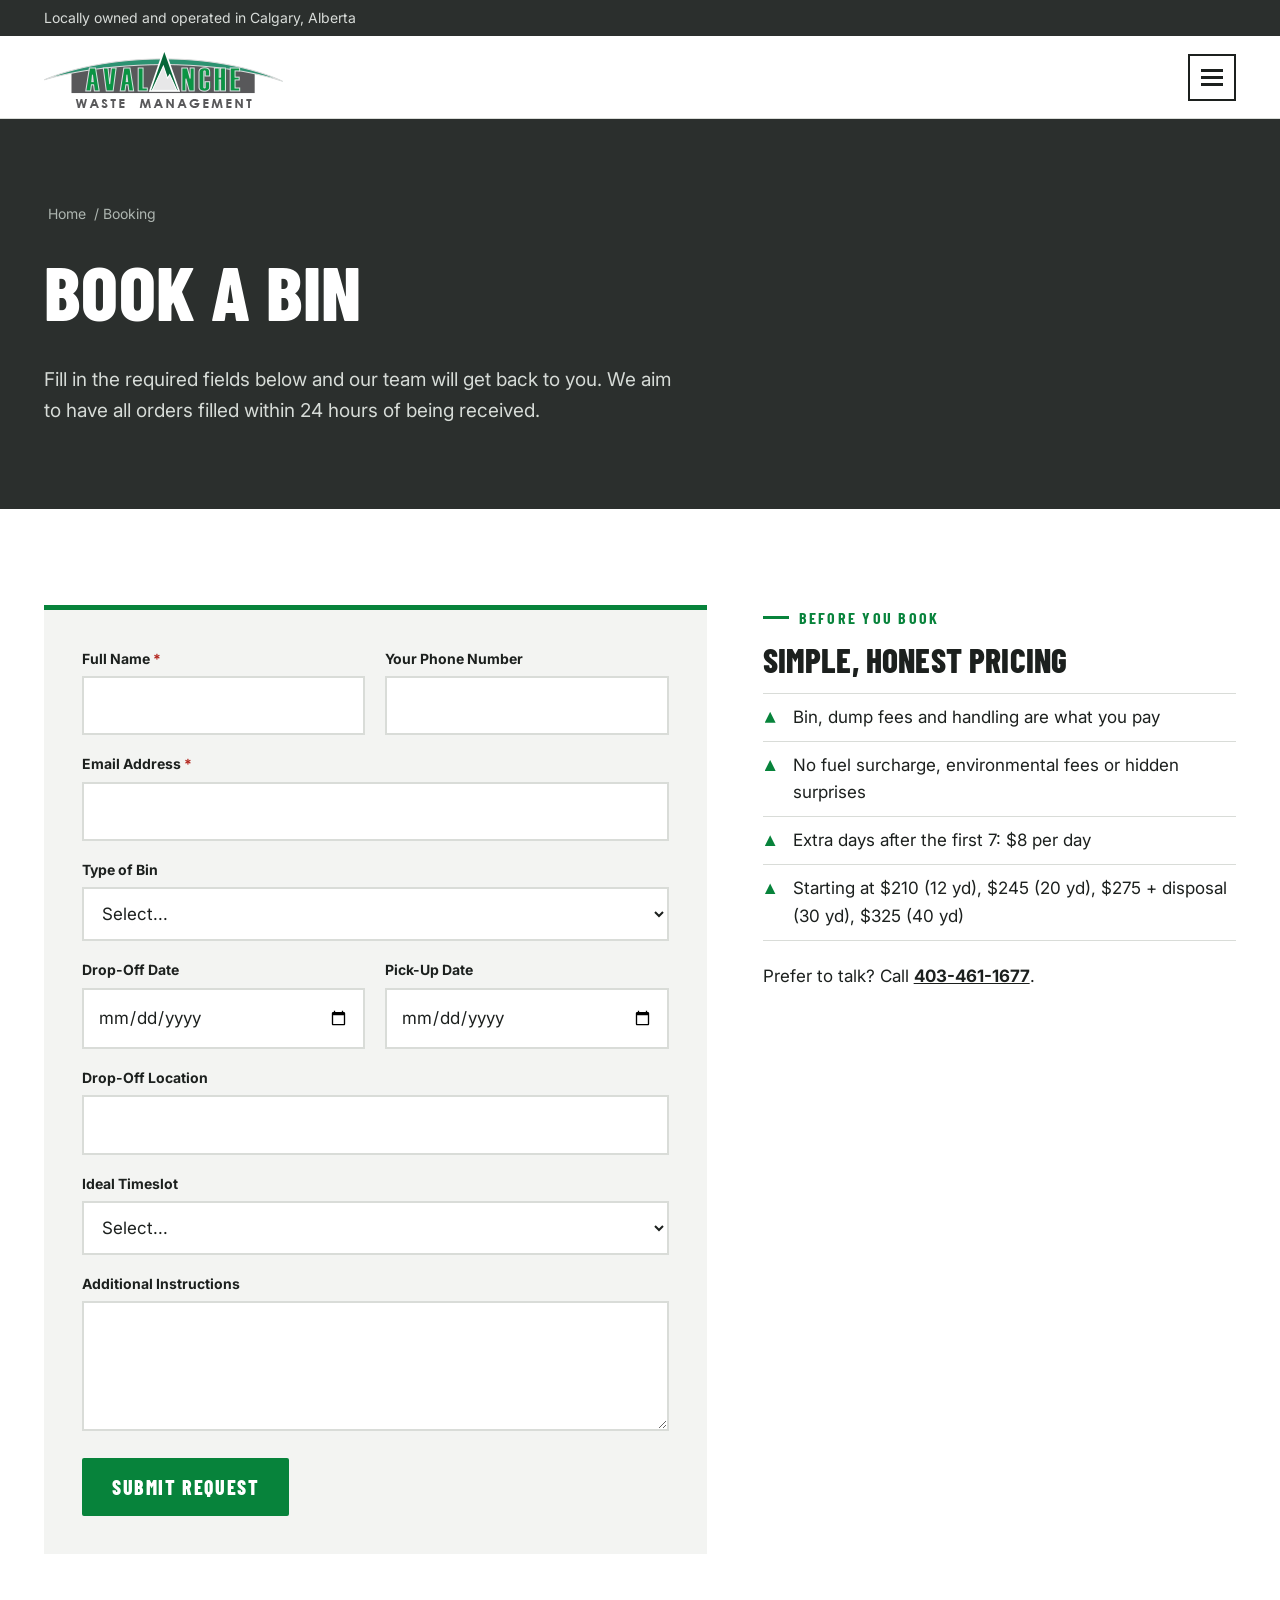
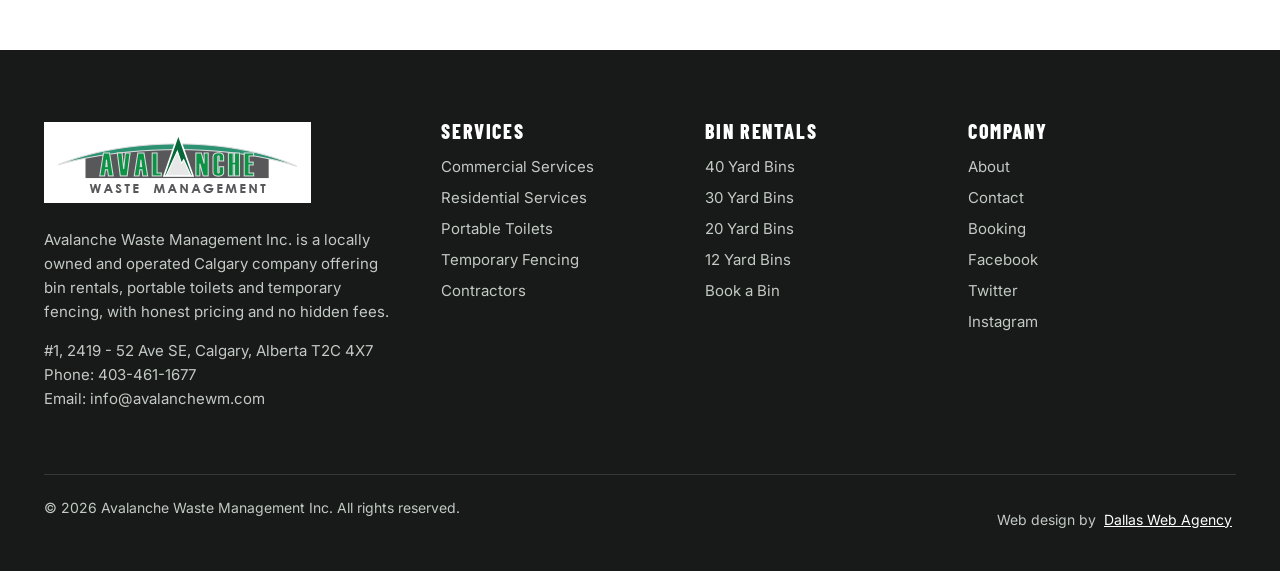
<file: booking/index.html>
<!doctype html><html lang="en-CA"><head><meta charset="utf-8"><meta name="viewport" content="width=device-width,initial-scale=1">
<title>Book a Bin Rental in Calgary | Avalanche Waste Management</title><meta name="description" content="Book a 12, 20, 30 or 40 yard bin in Calgary. Choose your dates, location and timeslot. We aim to fill all orders within 24 hours."><link rel="canonical" href="https://avalanchewm.com/booking/">
<meta property="og:title" content="Book a Bin Rental in Calgary | Avalanche Waste Management"><meta property="og:description" content="Book a 12, 20, 30 or 40 yard bin in Calgary. Choose your dates, location and timeslot. We aim to fill all orders within 24 hours."><meta property="og:type" content="website"><meta property="og:url" content="https://avalanchewm.com/booking/"><meta property="og:image" content="../assets/logo.png"><meta name="theme-color" content="#2b2f2d">
<link rel="preconnect" href="https://fonts.googleapis.com"><link rel="preconnect" href="https://fonts.gstatic.com" crossorigin>
<link href="https://fonts.googleapis.com/css2?family=Barlow+Condensed:wght@600;700;800&family=Inter:wght@400;500;600;700&display=swap" rel="stylesheet">
<link rel="stylesheet" href="../assets/css/style.css"></head><body>
<a class="skip" href="#main">Skip to content</a>
<div class="topbar"><div class="wrap"><span>Locally owned and operated in Calgary, Alberta</span><span class="hide-m">Orders filled within 24 hours, always our aim &nbsp;|&nbsp; <a href="tel:403-461-1677">403-461-1677</a></span></div></div>
<header class="site"><div class="wrap nav"><a class="logo" href="../" aria-label="Avalanche Waste Management home"><img src="[data-uri]" width="239" height="61" alt="Avalanche Waste Management"></a>
<nav aria-label="Main"><ul class="menu" id="menu"><li><a href="../">Home</a></li><li><a href="../about/">About</a></li><li><button class="dd" aria-expanded="false">Services<span class="caret"></span></button><ul class="sub"><li><a href="../commercial-services/">Commercial Services</a></li><li><a href="../residential-services/">Residential Services</a></li></ul></li><li><a href="../rentals/">Bin Rentals</a><ul class="sub"><li><a href="../rentals/#40-yard-bins">40 Yard Bins</a></li><li><a href="../rentals/#30-yard-bins">30 Yard Bins</a></li><li><a href="../rentals/#20-yard-bins">20 Yard Bins</a></li><li><a href="../rentals/#12-yard-bins">12 Yard Bins</a></li></ul></li><li><a href="../portable-toilets-calgary/">Portable Toilets</a></li><li><a href="../calgary-temporary-fencing/">Temporary Fencing</a></li><li><a href="../contractor/">Contractors</a></li><li><a href="../contact/" aria-current="page">Contact</a></li></ul></nav>
<div class="nav-cta"><a class="phone" href="tel:403-461-1677">403-461-1677</a><a class="btn sm" href="../booking/">Book a Bin</a><button class="burger" aria-label="Menu" aria-expanded="false" aria-controls="menu"><span></span><span></span><span></span></button></div></div></header>
<main id="main"><section class="phero center"><div class="wrap"><div class="copy"><div class="crumbs"><a href="../">Home</a> / Booking</div><h1>Book a bin</h1><p>Fill in the required fields below and our team will get back to you. We aim to have all orders filled within 24 hours of being received.</p></div></div></section>
<section><div class="wrap cols2 c75"><div class="formbox"><form class="form" data-mail data-subject="Bin booking request" novalidate>
<div><label for="bn">Full Name <i>*</i></label><input id="bn" name="Full Name" required autocomplete="name"></div>
<div><label for="bp">Your Phone Number</label><input id="bp" name="Phone" type="tel" autocomplete="tel"></div>
<div class="full"><label for="be">Email Address <i>*</i></label><input id="be" name="Email Address" type="email" required autocomplete="email"></div>
<div class="full"><label for="bin">Type of Bin</label><select id="bin" name="Type of Bin"><option value="">Select...</option><option>12 Yard Bin</option><option>20 Yard Bin</option><option>30 Yard Bin</option><option>40 Yard Bin</option></select></div>
<div><label for="dd">Drop-Off Date</label><input id="dd" name="Drop-Off Date" type="date"></div>
<div><label for="pd">Pick-Up Date</label><input id="pd" name="Pick-Up Date" type="date"></div>
<div class="full"><label for="dl">Drop-Off Location</label><input id="dl" name="Drop-Off Location" autocomplete="street-address"></div>
<div class="full"><label for="ts">Ideal Timeslot</label><select id="ts" name="Ideal Timeslot"><option value="">Select...</option><option>Morning</option><option>Noon</option><option>Evening</option></select></div>
<div class="full"><label for="ai">Additional Instructions</label><textarea id="ai" name="Additional Instructions"></textarea></div>
<div class="full"><button class="btn" type="submit">Submit Request</button><div class="msg" role="status" aria-live="polite"></div></div></form></div>
<div><div class="eyebrow">Before you book</div><h3>Simple, honest pricing</h3><ul class="ticks"><li>Bin, dump fees and handling are what you pay</li><li>No fuel surcharge, environmental fees or hidden surprises</li><li>Extra days after the first 7: $8 per day</li><li>Starting at $210 (12 yd), $245 (20 yd), $275 + disposal (30 yd), $325 (40 yd)</li></ul><p>Prefer to talk? Call <a href="tel:403-461-1677"><b>403-461-1677</b></a>.</p></div></div></section></main>
<footer class="site"><div class="wrap"><div class="fgrid">
<div><a class="flogo" href="../"><img src="[data-uri]" width="239" height="61" alt="Avalanche Waste Management"></a>
<p>Avalanche Waste Management Inc. is a locally owned and operated Calgary company offering bin rentals, portable toilets and temporary fencing, with honest pricing and no hidden fees.</p>
<p>#1, 2419 - 52 Ave SE, Calgary, Alberta T2C 4X7<br>Phone: <a href="tel:403-461-1677">403-461-1677</a><br>Email: <a href="mailto:info@avalanchewm.com">info@avalanchewm.com</a></p></div>
<div><h4>Services</h4><ul><li><a href="../commercial-services/">Commercial Services</a></li><li><a href="../residential-services/">Residential Services</a></li><li><a href="../portable-toilets-calgary/">Portable Toilets</a></li><li><a href="../calgary-temporary-fencing/">Temporary Fencing</a></li><li><a href="../contractor/">Contractors</a></li></ul></div>
<div><h4>Bin Rentals</h4><ul><li><a href="../rentals/#40-yard-bins">40 Yard Bins</a></li><li><a href="../rentals/#30-yard-bins">30 Yard Bins</a></li><li><a href="../rentals/#20-yard-bins">20 Yard Bins</a></li><li><a href="../rentals/#12-yard-bins">12 Yard Bins</a></li><li><a href="../booking/">Book a Bin</a></li></ul></div>
<div><h4>Company</h4><ul><li><a href="../about/">About</a></li><li><a href="../contact/">Contact</a></li><li><a href="../booking/">Booking</a></li><li><a href="https://www.facebook.com/Avalanche-Waste-Management-693811640731460" rel="noopener" target="_blank">Facebook</a></li><li><a href="https://twitter.com/avalanche_waste" rel="noopener" target="_blank">Twitter</a></li><li><a href="https://www.instagram.com/avalanche_waste/" rel="noopener" target="_blank">Instagram</a></li></ul></div></div>
<div class="fbot"><span>&copy; <span data-year>2026</span> Avalanche Waste Management Inc. All rights reserved.</span><span>Web design by <a href="https://www.dallaswebagency.us/" target="_blank" rel="noopener">Dallas Web Agency</a></span></div></div></footer>
<div class="mbar"><a href="tel:403-461-1677">Call Now</a><a href="../booking/">Book a Bin</a></div>
<script src="../assets/js/main.js" defer></script></body></html>
</file>
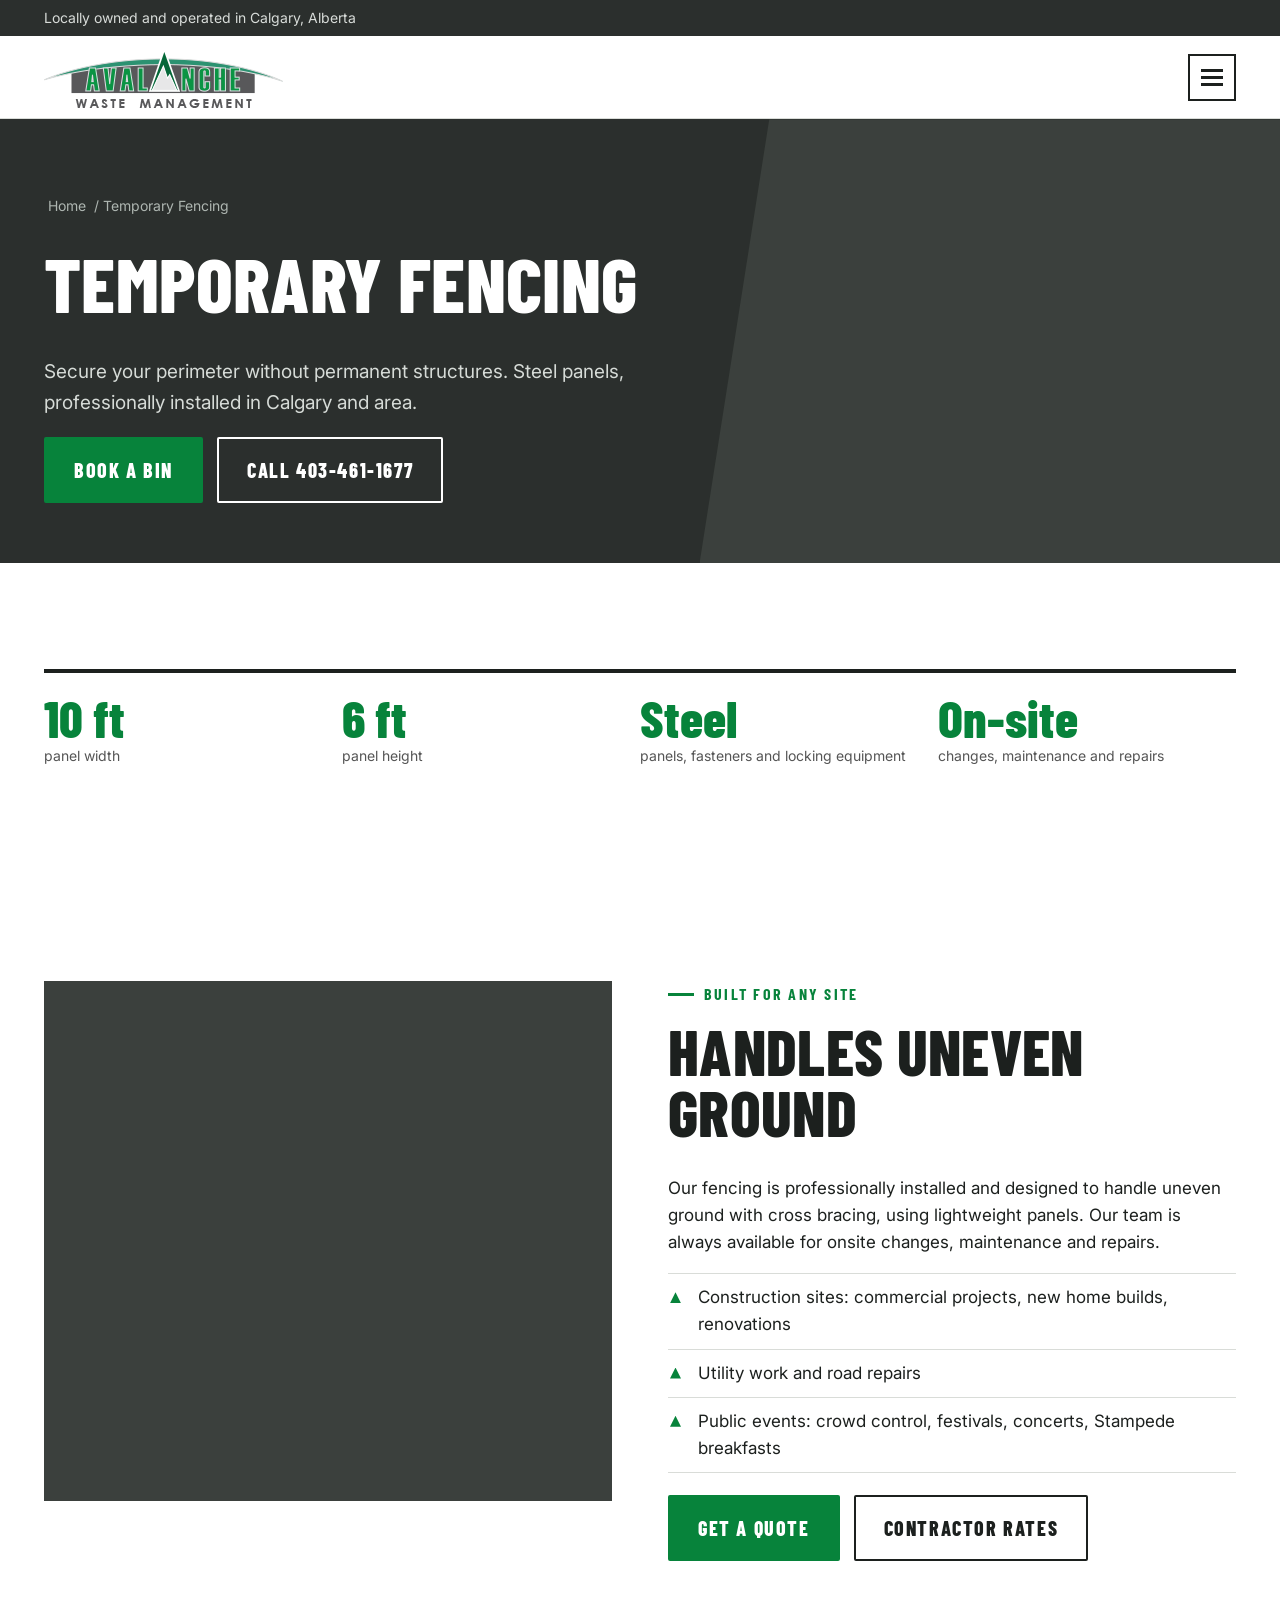
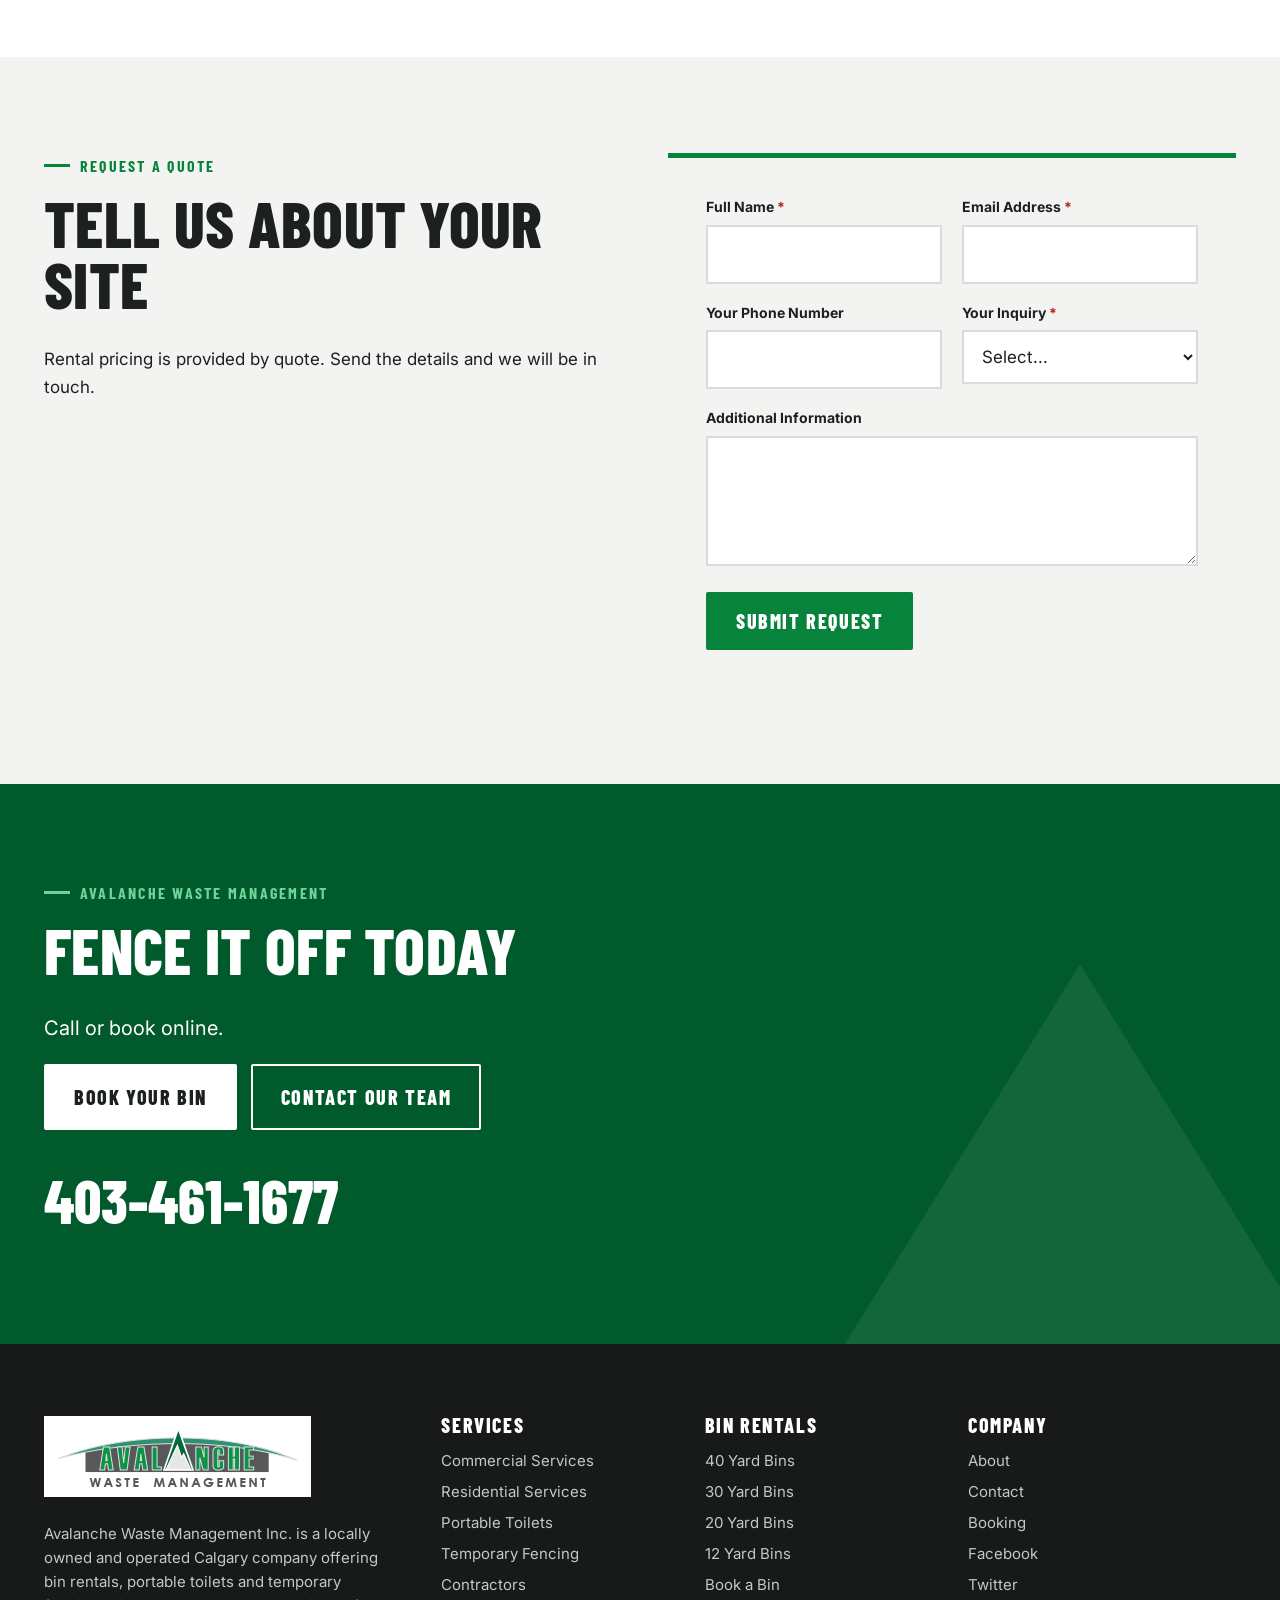
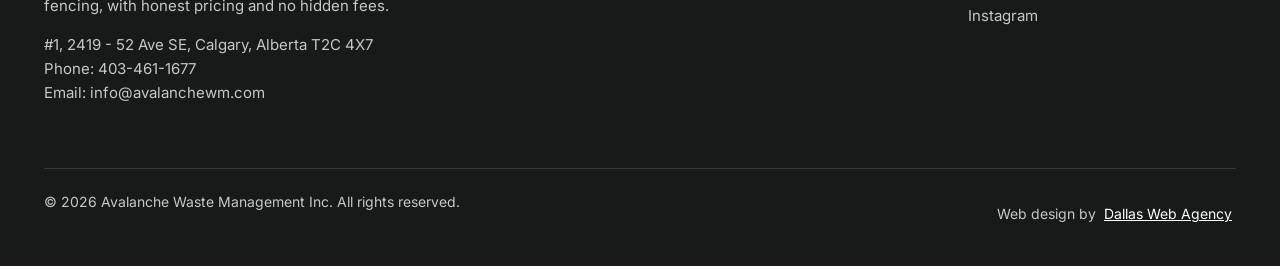
<file: calgary-temporary-fencing/index.html>
<!doctype html><html lang="en-CA"><head><meta charset="utf-8"><meta name="viewport" content="width=device-width,initial-scale=1">
<title>Temporary Fencing Calgary | Avalanche Waste Management</title><meta name="description" content="Temporary fencing rentals in Calgary: steel panels 10 ft wide by 6 ft high for construction sites and events, with on-site changes and repairs."><link rel="canonical" href="https://avalanchewm.com/calgary-temporary-fencing/">
<meta property="og:title" content="Temporary Fencing Calgary | Avalanche Waste Management"><meta property="og:description" content="Temporary fencing rentals in Calgary: steel panels 10 ft wide by 6 ft high for construction sites and events, with on-site changes and repairs."><meta property="og:type" content="website"><meta property="og:url" content="https://avalanchewm.com/calgary-temporary-fencing/"><meta property="og:image" content="../assets/logo.png"><meta name="theme-color" content="#2b2f2d">
<link rel="preconnect" href="https://fonts.googleapis.com"><link rel="preconnect" href="https://fonts.gstatic.com" crossorigin>
<link href="https://fonts.googleapis.com/css2?family=Barlow+Condensed:wght@600;700;800&family=Inter:wght@400;500;600;700&display=swap" rel="stylesheet">
<link rel="stylesheet" href="../assets/css/style.css"></head><body>
<a class="skip" href="#main">Skip to content</a>
<div class="topbar"><div class="wrap"><span>Locally owned and operated in Calgary, Alberta</span><span class="hide-m">Orders filled within 24 hours, always our aim &nbsp;|&nbsp; <a href="tel:403-461-1677">403-461-1677</a></span></div></div>
<header class="site"><div class="wrap nav"><a class="logo" href="../" aria-label="Avalanche Waste Management home"><img src="[data-uri]" width="239" height="61" alt="Avalanche Waste Management"></a>
<nav aria-label="Main"><ul class="menu" id="menu"><li><a href="../">Home</a></li><li><a href="../about/">About</a></li><li><button class="dd" aria-expanded="false">Services<span class="caret"></span></button><ul class="sub"><li><a href="../commercial-services/">Commercial Services</a></li><li><a href="../residential-services/">Residential Services</a></li></ul></li><li><a href="../rentals/">Bin Rentals</a><ul class="sub"><li><a href="../rentals/#40-yard-bins">40 Yard Bins</a></li><li><a href="../rentals/#30-yard-bins">30 Yard Bins</a></li><li><a href="../rentals/#20-yard-bins">20 Yard Bins</a></li><li><a href="../rentals/#12-yard-bins">12 Yard Bins</a></li></ul></li><li><a href="../portable-toilets-calgary/">Portable Toilets</a></li><li><a href="../calgary-temporary-fencing/" aria-current="page">Temporary Fencing</a></li><li><a href="../contractor/">Contractors</a></li><li><a href="../contact/">Contact</a></li></ul></nav>
<div class="nav-cta"><a class="phone" href="tel:403-461-1677">403-461-1677</a><a class="btn sm" href="../booking/">Book a Bin</a><button class="burger" aria-label="Menu" aria-expanded="false" aria-controls="menu"><span></span><span></span><span></span></button></div></div></header>
<main id="main"><section class="phero"><div class="wrap"><div class="copy"><div class="crumbs"><a href="../">Home</a> / Temporary Fencing</div><h1>Temporary fencing</h1><p>Secure your perimeter without permanent structures. Steel panels, professionally installed in Calgary and area.</p><div class="cta-row"><a class="btn" href="../booking/">Book a Bin</a><a class="btn ghost" href="tel:403-461-1677">Call 403-461-1677</a></div></div><div class="ph" style="background-image:url('https://bmb.bdi.mybluehost.me/wp-content/uploads/2020/06/temporary-fencing-AWM-2.jpg')" role="img" aria-label=""></div></div></section>
<section><div class="wrap"><div class="stat-row"><div><b>10 ft</b><span>panel width</span></div><div><b>6 ft</b><span>panel height</span></div><div><b>Steel</b><span>panels, fasteners and locking equipment</span></div><div><b>On-site</b><span>changes, maintenance and repairs</span></div></div></div></section>
<section><div class="wrap cols2 flip"><div><div class="eyebrow">Built for any site</div><h2>Handles uneven ground</h2><p>Our fencing is professionally installed and designed to handle uneven ground with cross bracing, using lightweight panels. Our team is always available for onsite changes, maintenance and repairs.</p><ul class="ticks"><li>Construction sites: commercial projects, new home builds, renovations</li><li>Utility work and road repairs</li><li>Public events: crowd control, festivals, concerts, Stampede breakfasts</li></ul><div class="cta-row"><a class="btn" href="../contact/">Get a Quote</a><a class="btn ghost-d" href="../contractor/">Contractor rates</a></div></div><div class="img-block tall" style="background-image:url('https://bmb.bdi.mybluehost.me/wp-content/uploads/2020/06/temporary-fencing-AWM.jpg')" role="img" aria-label="Temporary fencing on a Calgary construction site"></div></div></section>
<section class="paper"><div class="wrap cols2"><div><div class="eyebrow">Request a quote</div><h2>Tell us about your site</h2><p>Rental pricing is provided by quote. Send the details and we will be in touch.</p></div><div class="formbox"><form class="form" data-mail data-subject="Temporary fencing quote" novalidate>
<div><label for="n">Full Name <i>*</i></label><input id="n" name="Full Name" required autocomplete="name"></div>
<div><label for="e">Email Address <i>*</i></label><input id="e" name="Email Address" type="email" required autocomplete="email"></div>
<div><label for="p">Your Phone Number</label><input id="p" name="Phone" type="tel" autocomplete="tel"></div>
<div><label for="q">Your Inquiry <i>*</i></label><select id="q" name="Inquiry" required><option value="">Select...</option><option>Bins &amp; Dump Trailers</option><option>Temporary Fencing</option><option>Portable Toilets</option><option>Other</option></select></div>
<div class="full"><label for="a">Additional Information</label><textarea id="a" name="Additional Information"></textarea></div>
<div class="full"><button class="btn" type="submit">Submit Request</button><div class="msg" role="status" aria-live="polite"></div></div></form></div></div></section>
<section class="final dark"><div class="wrap"><div class="eyebrow">Avalanche Waste Management</div><h2>Fence it off today</h2><p>Call or book online.</p><div class="cta-row"><a class="btn" style="background:#fff;color:var(--ink);border-color:#fff" href="../booking/">Book Your Bin</a><a class="btn ghost" href="../contact/">Contact Our Team</a></div><a class="big" href="tel:403-461-1677">403-461-1677</a></div></section></main>
<footer class="site"><div class="wrap"><div class="fgrid">
<div><a class="flogo" href="../"><img src="[data-uri]" width="239" height="61" alt="Avalanche Waste Management"></a>
<p>Avalanche Waste Management Inc. is a locally owned and operated Calgary company offering bin rentals, portable toilets and temporary fencing, with honest pricing and no hidden fees.</p>
<p>#1, 2419 - 52 Ave SE, Calgary, Alberta T2C 4X7<br>Phone: <a href="tel:403-461-1677">403-461-1677</a><br>Email: <a href="mailto:info@avalanchewm.com">info@avalanchewm.com</a></p></div>
<div><h4>Services</h4><ul><li><a href="../commercial-services/">Commercial Services</a></li><li><a href="../residential-services/">Residential Services</a></li><li><a href="../portable-toilets-calgary/">Portable Toilets</a></li><li><a href="../calgary-temporary-fencing/">Temporary Fencing</a></li><li><a href="../contractor/">Contractors</a></li></ul></div>
<div><h4>Bin Rentals</h4><ul><li><a href="../rentals/#40-yard-bins">40 Yard Bins</a></li><li><a href="../rentals/#30-yard-bins">30 Yard Bins</a></li><li><a href="../rentals/#20-yard-bins">20 Yard Bins</a></li><li><a href="../rentals/#12-yard-bins">12 Yard Bins</a></li><li><a href="../booking/">Book a Bin</a></li></ul></div>
<div><h4>Company</h4><ul><li><a href="../about/">About</a></li><li><a href="../contact/">Contact</a></li><li><a href="../booking/">Booking</a></li><li><a href="https://www.facebook.com/Avalanche-Waste-Management-693811640731460" rel="noopener" target="_blank">Facebook</a></li><li><a href="https://twitter.com/avalanche_waste" rel="noopener" target="_blank">Twitter</a></li><li><a href="https://www.instagram.com/avalanche_waste/" rel="noopener" target="_blank">Instagram</a></li></ul></div></div>
<div class="fbot"><span>&copy; <span data-year>2026</span> Avalanche Waste Management Inc. All rights reserved.</span><span>Web design by <a href="https://www.dallaswebagency.us/" target="_blank" rel="noopener">Dallas Web Agency</a></span></div></div></footer>
<div class="mbar"><a href="tel:403-461-1677">Call Now</a><a href="../booking/">Book a Bin</a></div>
<script src="../assets/js/main.js" defer></script></body></html>
</file>
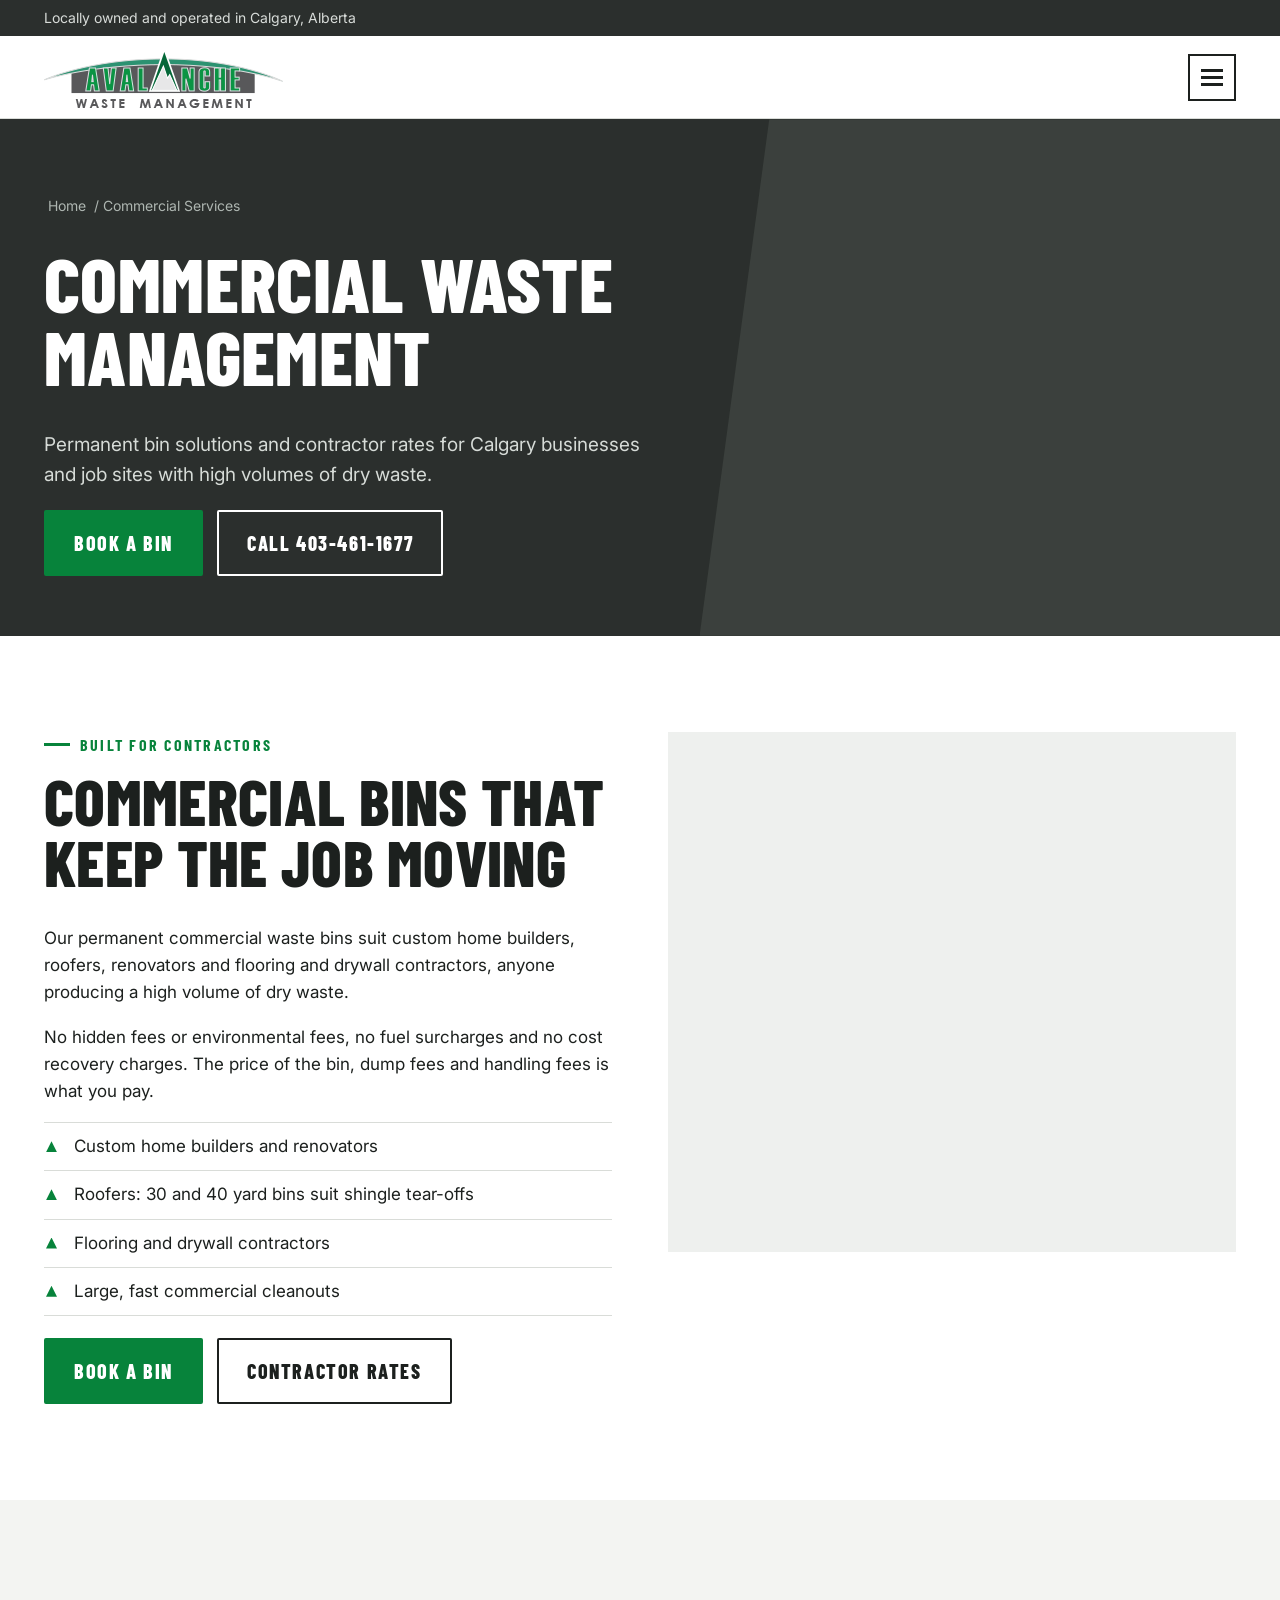
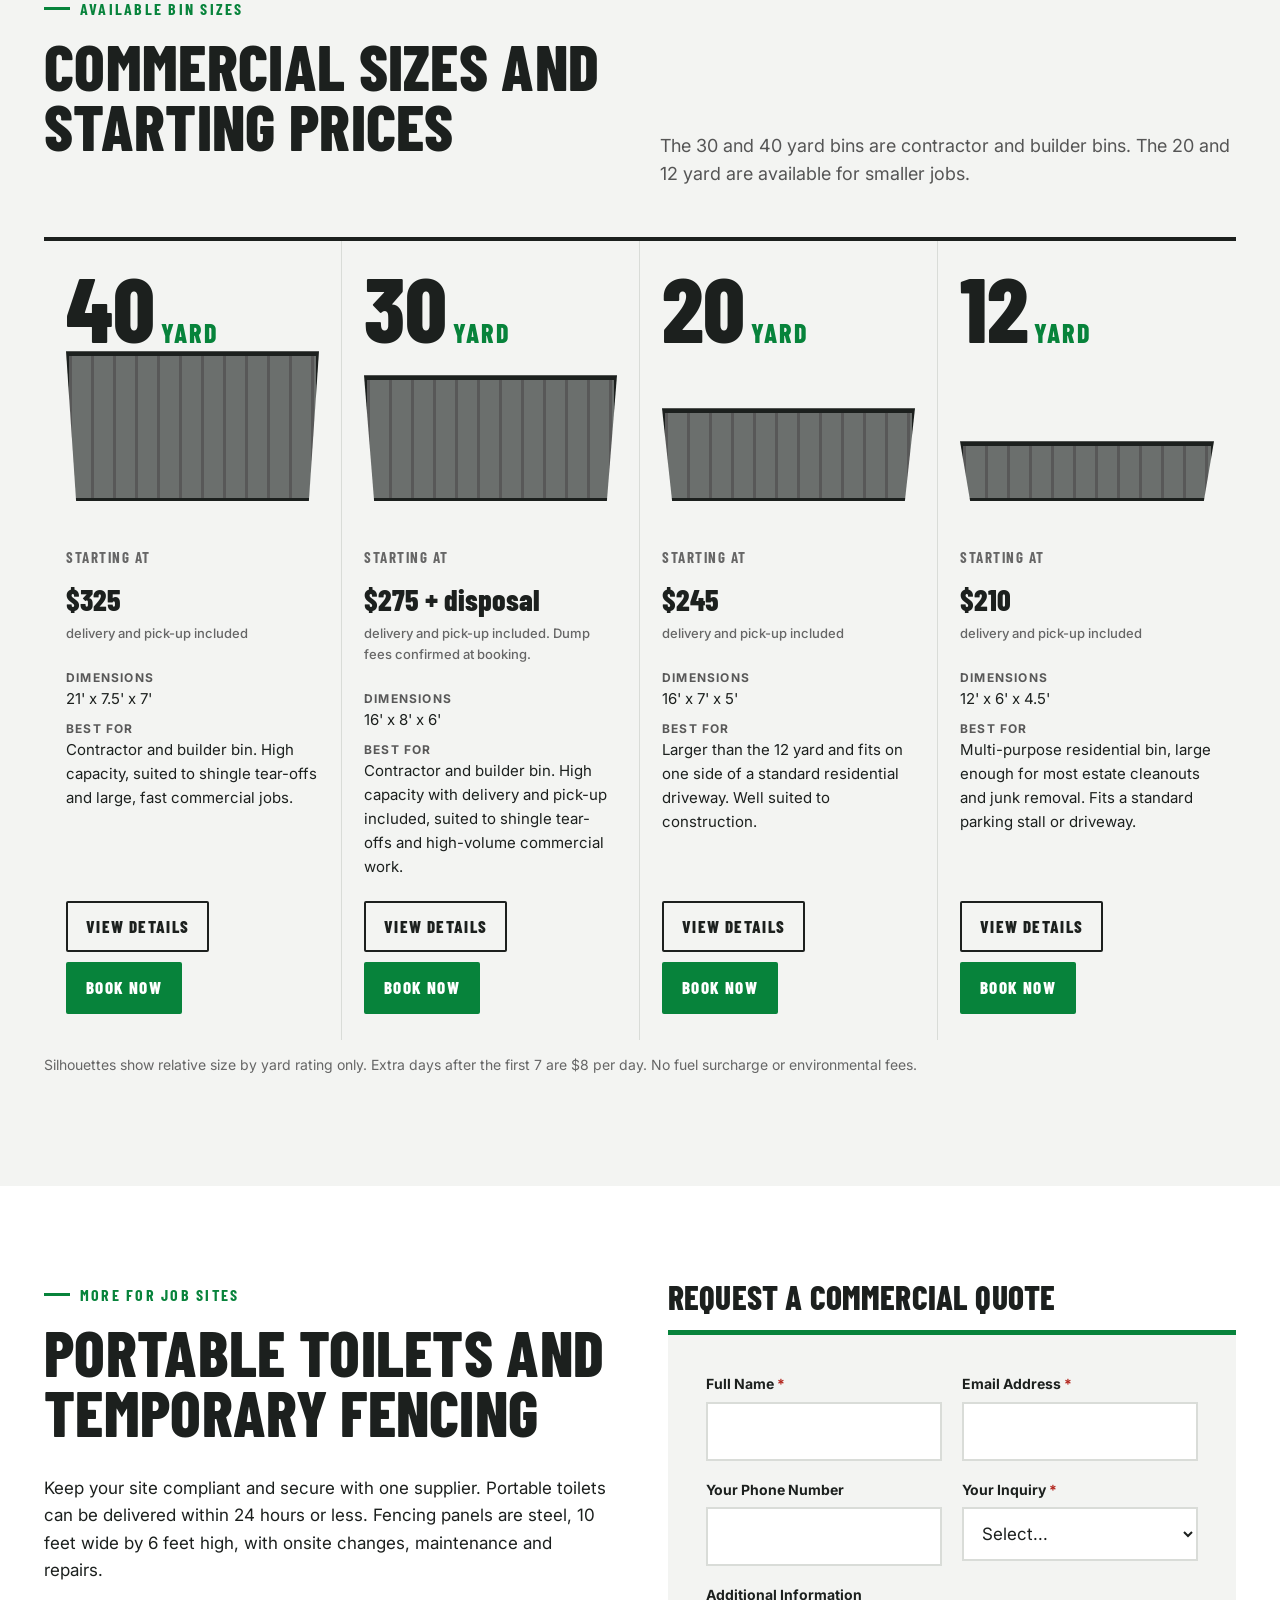
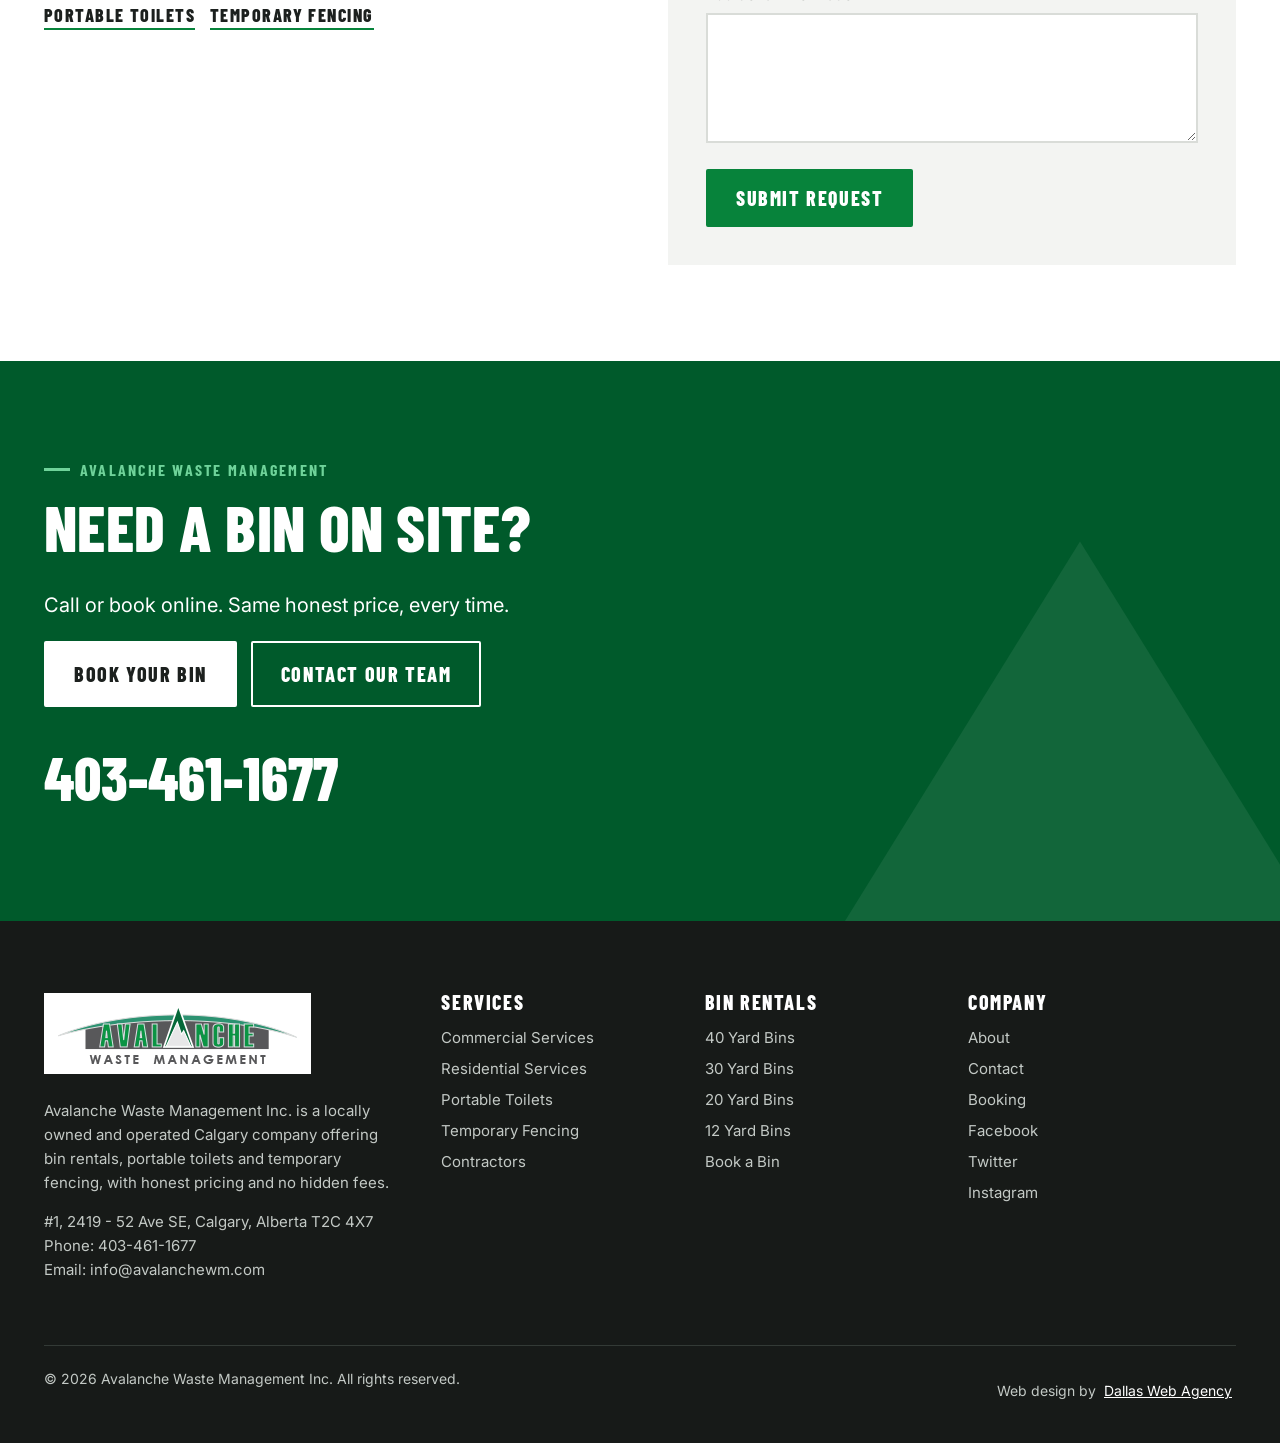
<file: commercial-services/index.html>
<!doctype html><html lang="en-CA"><head><meta charset="utf-8"><meta name="viewport" content="width=device-width,initial-scale=1">
<title>Commercial Bin Rentals Calgary | Avalanche Waste Management</title><meta name="description" content="Commercial bin rentals and waste management in Calgary for builders, roofers and renovators. Permanent bins, contractor rates, no hidden fees."><link rel="canonical" href="https://avalanchewm.com/commercial-services/">
<meta property="og:title" content="Commercial Bin Rentals Calgary | Avalanche Waste Management"><meta property="og:description" content="Commercial bin rentals and waste management in Calgary for builders, roofers and renovators. Permanent bins, contractor rates, no hidden fees."><meta property="og:type" content="website"><meta property="og:url" content="https://avalanchewm.com/commercial-services/"><meta property="og:image" content="../assets/logo.png"><meta name="theme-color" content="#2b2f2d">
<link rel="preconnect" href="https://fonts.googleapis.com"><link rel="preconnect" href="https://fonts.gstatic.com" crossorigin>
<link href="https://fonts.googleapis.com/css2?family=Barlow+Condensed:wght@600;700;800&family=Inter:wght@400;500;600;700&display=swap" rel="stylesheet">
<link rel="stylesheet" href="../assets/css/style.css"></head><body>
<a class="skip" href="#main">Skip to content</a>
<div class="topbar"><div class="wrap"><span>Locally owned and operated in Calgary, Alberta</span><span class="hide-m">Orders filled within 24 hours, always our aim &nbsp;|&nbsp; <a href="tel:403-461-1677">403-461-1677</a></span></div></div>
<header class="site"><div class="wrap nav"><a class="logo" href="../" aria-label="Avalanche Waste Management home"><img src="[data-uri]" width="239" height="61" alt="Avalanche Waste Management"></a>
<nav aria-label="Main"><ul class="menu" id="menu"><li><a href="../">Home</a></li><li><a href="../about/">About</a></li><li><button class="dd" aria-expanded="false">Services<span class="caret"></span></button><ul class="sub"><li><a href="../commercial-services/">Commercial Services</a></li><li><a href="../residential-services/">Residential Services</a></li></ul></li><li><a href="../rentals/">Bin Rentals</a><ul class="sub"><li><a href="../rentals/#40-yard-bins">40 Yard Bins</a></li><li><a href="../rentals/#30-yard-bins">30 Yard Bins</a></li><li><a href="../rentals/#20-yard-bins">20 Yard Bins</a></li><li><a href="../rentals/#12-yard-bins">12 Yard Bins</a></li></ul></li><li><a href="../portable-toilets-calgary/">Portable Toilets</a></li><li><a href="../calgary-temporary-fencing/">Temporary Fencing</a></li><li><a href="../contractor/">Contractors</a></li><li><a href="../contact/">Contact</a></li></ul></nav>
<div class="nav-cta"><a class="phone" href="tel:403-461-1677">403-461-1677</a><a class="btn sm" href="../booking/">Book a Bin</a><button class="burger" aria-label="Menu" aria-expanded="false" aria-controls="menu"><span></span><span></span><span></span></button></div></div></header>
<main id="main"><section class="phero"><div class="wrap"><div class="copy"><div class="crumbs"><a href="../">Home</a> / Commercial Services</div><h1>Commercial waste management</h1><p>Permanent bin solutions and contractor rates for Calgary businesses and job sites with high volumes of dry waste.</p><div class="cta-row"><a class="btn" href="../booking/">Book a Bin</a><a class="btn ghost" href="tel:403-461-1677">Call 403-461-1677</a></div></div><div class="ph" style="background-image:url('https://bmb.bdi.mybluehost.me/wp-content/uploads/2020/06/commercial-AWM-banner.jpg')" role="img" aria-label=""></div></div></section>
<section><div class="wrap cols2"><div><div class="eyebrow">Built for contractors</div><h2>Commercial bins that keep the job moving</h2><p>Our permanent commercial waste bins suit custom home builders, roofers, renovators and flooring and drywall contractors, anyone producing a high volume of dry waste.</p><p>No hidden fees or environmental fees, no fuel surcharges and no cost recovery charges. The price of the bin, dump fees and handling fees is what you pay.</p>
<ul class="ticks"><li>Custom home builders and renovators</li><li>Roofers: 30 and 40 yard bins suit shingle tear-offs</li><li>Flooring and drywall contractors</li><li>Large, fast commercial cleanouts</li></ul>
<div class="cta-row"><a class="btn" href="../booking/">Book a Bin</a><a class="btn ghost-d" href="../contractor/">Contractor rates</a></div></div><div class="img-block tall" style="background-image:url('https://bmb.bdi.mybluehost.me/wp-content/uploads/2020/06/Avalanche-WM-bin-commercial.png');background-size:contain;background-color:#eef0ee;background-repeat:no-repeat" role="img" aria-label="Avalanche commercial roll-off bin"></div></div></section>
<section class="paper"><div class="wrap"><div class="head"><div><div class="eyebrow">Available bin sizes</div><h2>Commercial sizes and starting prices</h2></div><p>The 30 and 40 yard bins are contractor and builder bins. The 20 and 12 yard are available for smaller jobs.</p></div><div class="cmp"><div class="bin reveal"><div class="yd">40<small>YARD</small></div><div class="silo" role="img" aria-label="Relative size of the 40 yard bin"><i style="height:100%"></i></div>
<div class="price"><span style="font-size:15px;letter-spacing:.1em;font-weight:700;color:#666">STARTING AT</span><br>$325<small>delivery and pick-up included</small></div>
<dl><dt>Dimensions</dt><dd>21' x 7.5' x 7'</dd><dt>Best for</dt><dd>Contractor and builder bin. High capacity, suited to shingle tear-offs and large, fast commercial jobs.</dd></dl>
<div class="acts"><a class="btn sm ghost-d" href="../rentals/#40-yard-bins">View Details</a><a class="btn sm" href="../booking/?bin=40">Book Now</a></div></div><div class="bin reveal"><div class="yd">30<small>YARD</small></div><div class="silo" role="img" aria-label="Relative size of the 30 yard bin"><i style="height:84%"></i></div>
<div class="price"><span style="font-size:15px;letter-spacing:.1em;font-weight:700;color:#666">STARTING AT</span><br>$275 + disposal<small>delivery and pick-up included. Dump fees confirmed at booking.</small></div>
<dl><dt>Dimensions</dt><dd>16' x 8' x 6'</dd><dt>Best for</dt><dd>Contractor and builder bin. High capacity with delivery and pick-up included, suited to shingle tear-offs and high-volume commercial work.</dd></dl>
<div class="acts"><a class="btn sm ghost-d" href="../rentals/#30-yard-bins">View Details</a><a class="btn sm" href="../booking/?bin=30">Book Now</a></div></div><div class="bin reveal"><div class="yd">20<small>YARD</small></div><div class="silo" role="img" aria-label="Relative size of the 20 yard bin"><i style="height:62%"></i></div>
<div class="price"><span style="font-size:15px;letter-spacing:.1em;font-weight:700;color:#666">STARTING AT</span><br>$245<small>delivery and pick-up included</small></div>
<dl><dt>Dimensions</dt><dd>16' x 7' x 5'</dd><dt>Best for</dt><dd>Larger than the 12 yard and fits on one side of a standard residential driveway. Well suited to construction.</dd></dl>
<div class="acts"><a class="btn sm ghost-d" href="../rentals/#20-yard-bins">View Details</a><a class="btn sm" href="../booking/?bin=20">Book Now</a></div></div><div class="bin reveal"><div class="yd">12<small>YARD</small></div><div class="silo" role="img" aria-label="Relative size of the 12 yard bin"><i style="height:40%"></i></div>
<div class="price"><span style="font-size:15px;letter-spacing:.1em;font-weight:700;color:#666">STARTING AT</span><br>$210<small>delivery and pick-up included</small></div>
<dl><dt>Dimensions</dt><dd>12' x 6' x 4.5'</dd><dt>Best for</dt><dd>Multi-purpose residential bin, large enough for most estate cleanouts and junk removal. Fits a standard parking stall or driveway.</dd></dl>
<div class="acts"><a class="btn sm ghost-d" href="../rentals/#12-yard-bins">View Details</a><a class="btn sm" href="../booking/?bin=12">Book Now</a></div></div></div><p class="fine" style="margin-top:14px">Silhouettes show relative size by yard rating only. Extra days after the first 7 are $8 per day. No fuel surcharge or environmental fees.</p></div></section>
<section><div class="wrap cols2"><div><div class="eyebrow">More for job sites</div><h2>Portable toilets and temporary fencing</h2><p>Keep your site compliant and secure with one supplier. Portable toilets can be delivered within 24 hours or less. Fencing panels are steel, 10 feet wide by 6 feet high, with onsite changes, maintenance and repairs.</p><a class="link" href="../portable-toilets-calgary/">Portable toilets</a> &nbsp; <a class="link" href="../calgary-temporary-fencing/">Temporary fencing</a></div>
<div><h3>Request a commercial quote</h3><div class="formbox"><form class="form" data-mail data-subject="Commercial quote request" novalidate>
<div><label for="n">Full Name <i>*</i></label><input id="n" name="Full Name" required autocomplete="name"></div>
<div><label for="e">Email Address <i>*</i></label><input id="e" name="Email Address" type="email" required autocomplete="email"></div>
<div><label for="p">Your Phone Number</label><input id="p" name="Phone" type="tel" autocomplete="tel"></div>
<div><label for="q">Your Inquiry <i>*</i></label><select id="q" name="Inquiry" required><option value="">Select...</option><option>Bins &amp; Dump Trailers</option><option>Temporary Fencing</option><option>Portable Toilets</option><option>Other</option></select></div>
<div class="full"><label for="a">Additional Information</label><textarea id="a" name="Additional Information"></textarea></div>
<div class="full"><button class="btn" type="submit">Submit Request</button><div class="msg" role="status" aria-live="polite"></div></div></form></div></div></div></section>
<section class="final dark"><div class="wrap"><div class="eyebrow">Avalanche Waste Management</div><h2>Need a bin on site?</h2><p>Call or book online. Same honest price, every time.</p><div class="cta-row"><a class="btn" style="background:#fff;color:var(--ink);border-color:#fff" href="../booking/">Book Your Bin</a><a class="btn ghost" href="../contact/">Contact Our Team</a></div><a class="big" href="tel:403-461-1677">403-461-1677</a></div></section></main>
<footer class="site"><div class="wrap"><div class="fgrid">
<div><a class="flogo" href="../"><img src="[data-uri]" width="239" height="61" alt="Avalanche Waste Management"></a>
<p>Avalanche Waste Management Inc. is a locally owned and operated Calgary company offering bin rentals, portable toilets and temporary fencing, with honest pricing and no hidden fees.</p>
<p>#1, 2419 - 52 Ave SE, Calgary, Alberta T2C 4X7<br>Phone: <a href="tel:403-461-1677">403-461-1677</a><br>Email: <a href="mailto:info@avalanchewm.com">info@avalanchewm.com</a></p></div>
<div><h4>Services</h4><ul><li><a href="../commercial-services/">Commercial Services</a></li><li><a href="../residential-services/">Residential Services</a></li><li><a href="../portable-toilets-calgary/">Portable Toilets</a></li><li><a href="../calgary-temporary-fencing/">Temporary Fencing</a></li><li><a href="../contractor/">Contractors</a></li></ul></div>
<div><h4>Bin Rentals</h4><ul><li><a href="../rentals/#40-yard-bins">40 Yard Bins</a></li><li><a href="../rentals/#30-yard-bins">30 Yard Bins</a></li><li><a href="../rentals/#20-yard-bins">20 Yard Bins</a></li><li><a href="../rentals/#12-yard-bins">12 Yard Bins</a></li><li><a href="../booking/">Book a Bin</a></li></ul></div>
<div><h4>Company</h4><ul><li><a href="../about/">About</a></li><li><a href="../contact/">Contact</a></li><li><a href="../booking/">Booking</a></li><li><a href="https://www.facebook.com/Avalanche-Waste-Management-693811640731460" rel="noopener" target="_blank">Facebook</a></li><li><a href="https://twitter.com/avalanche_waste" rel="noopener" target="_blank">Twitter</a></li><li><a href="https://www.instagram.com/avalanche_waste/" rel="noopener" target="_blank">Instagram</a></li></ul></div></div>
<div class="fbot"><span>&copy; <span data-year>2026</span> Avalanche Waste Management Inc. All rights reserved.</span><span>Web design by <a href="https://www.dallaswebagency.us/" target="_blank" rel="noopener">Dallas Web Agency</a></span></div></div></footer>
<div class="mbar"><a href="tel:403-461-1677">Call Now</a><a href="../booking/">Book a Bin</a></div>
<script src="../assets/js/main.js" defer></script></body></html>
</file>
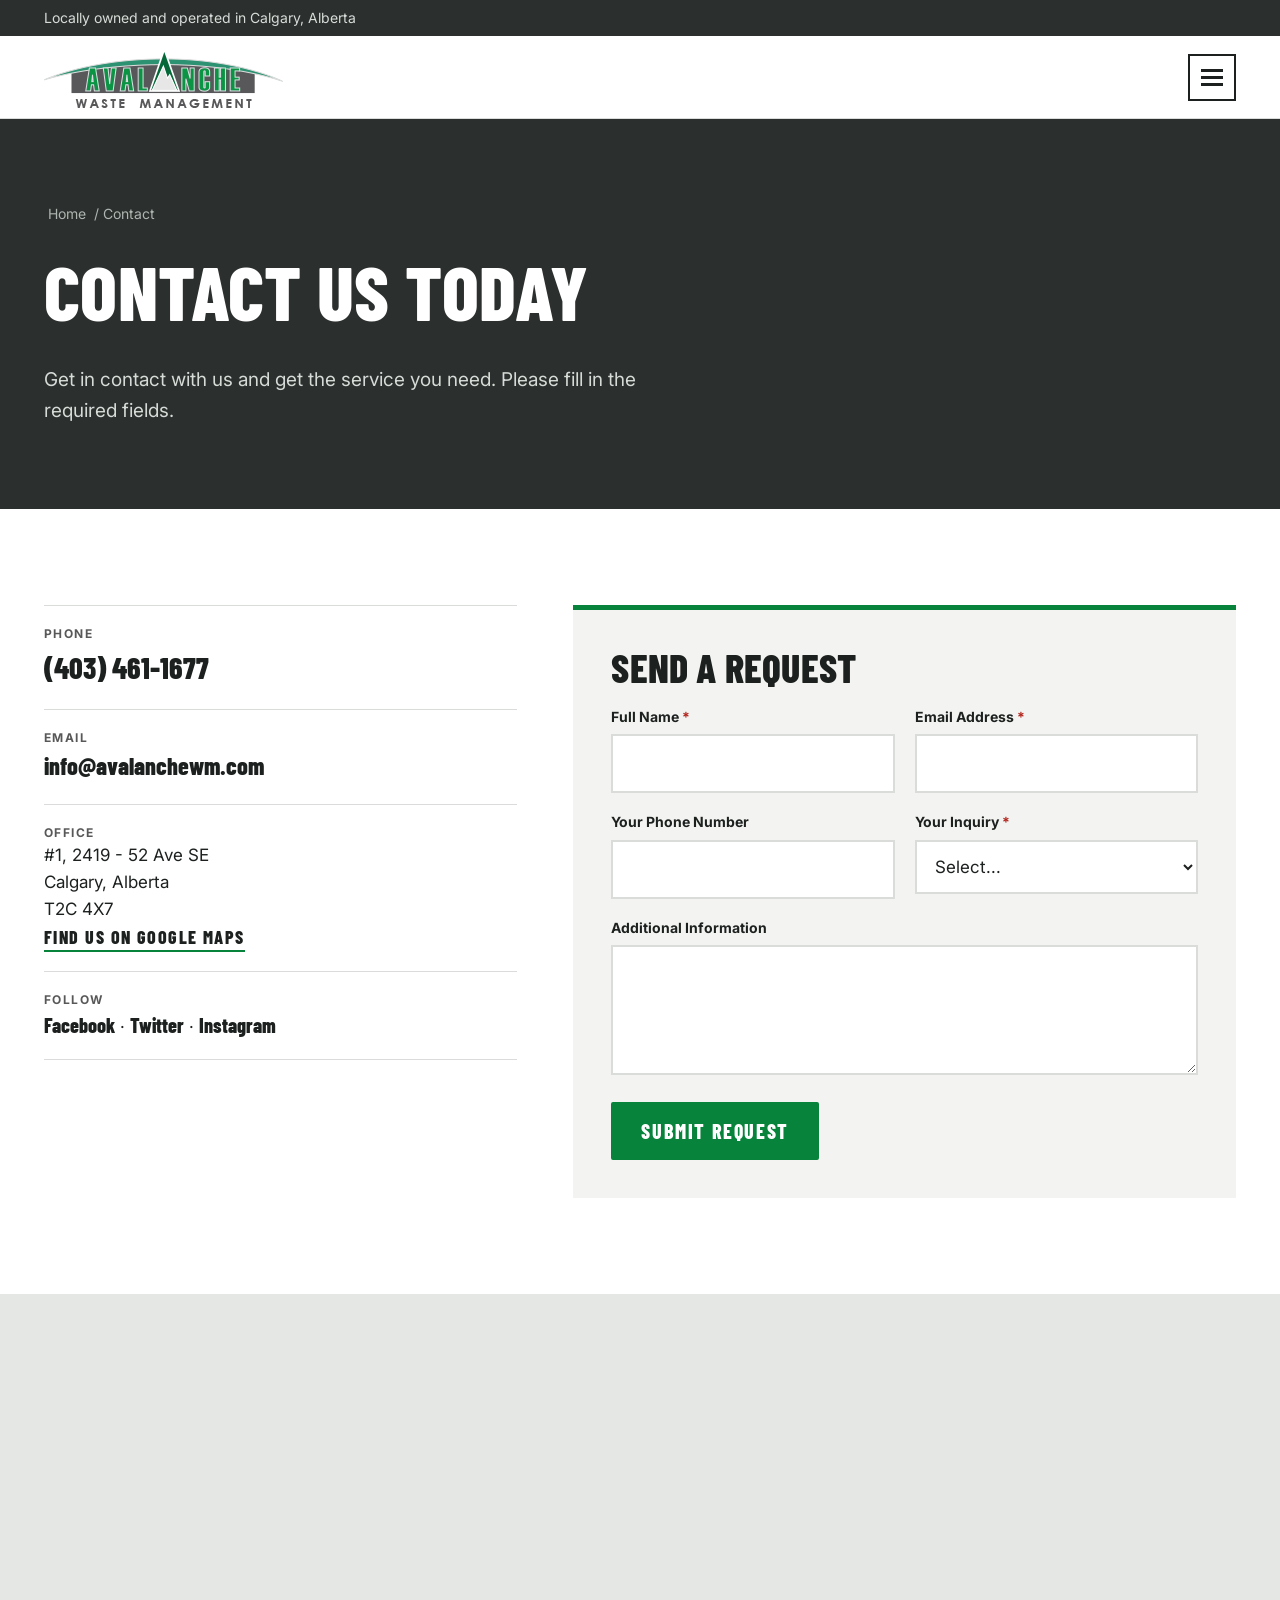
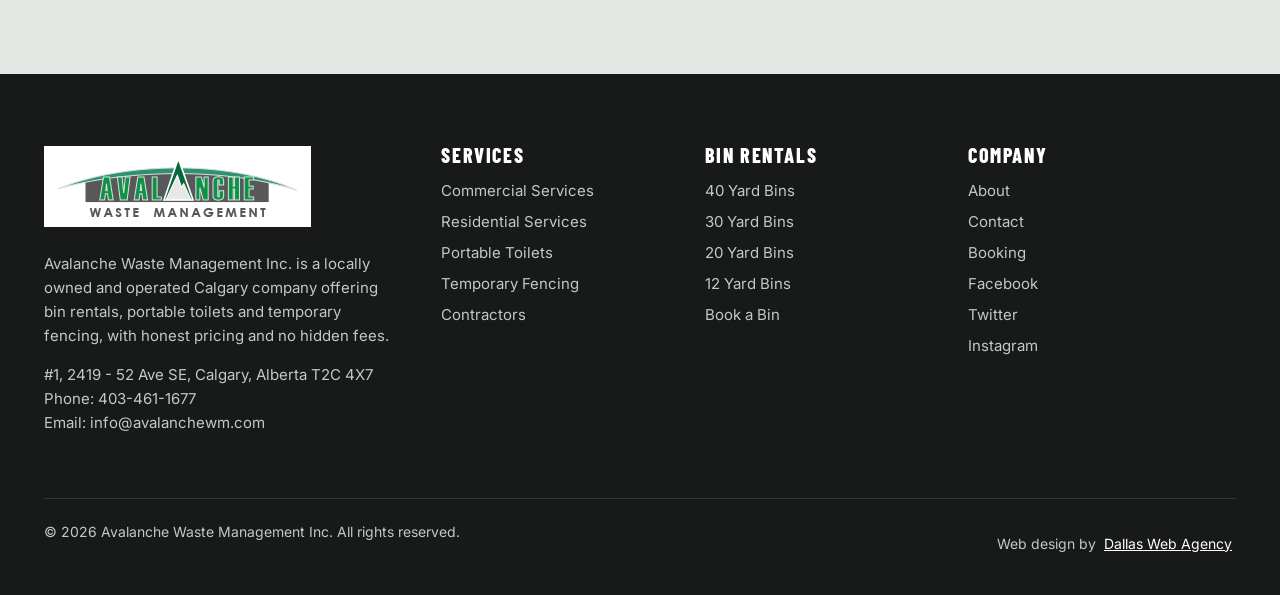
<file: contact/index.html>
<!doctype html><html lang="en-CA"><head><meta charset="utf-8"><meta name="viewport" content="width=device-width,initial-scale=1">
<title>Contact Avalanche Waste Management | Calgary Bin Rentals</title><meta name="description" content="Contact Avalanche Waste Management in Calgary. Call 403-461-1677, email info@avalanchewm.com or send a request for bins, fencing or portable toilets."><link rel="canonical" href="https://avalanchewm.com/contact/">
<meta property="og:title" content="Contact Avalanche Waste Management | Calgary Bin Rentals"><meta property="og:description" content="Contact Avalanche Waste Management in Calgary. Call 403-461-1677, email info@avalanchewm.com or send a request for bins, fencing or portable toilets."><meta property="og:type" content="website"><meta property="og:url" content="https://avalanchewm.com/contact/"><meta property="og:image" content="../assets/logo.png"><meta name="theme-color" content="#2b2f2d">
<link rel="preconnect" href="https://fonts.googleapis.com"><link rel="preconnect" href="https://fonts.gstatic.com" crossorigin>
<link href="https://fonts.googleapis.com/css2?family=Barlow+Condensed:wght@600;700;800&family=Inter:wght@400;500;600;700&display=swap" rel="stylesheet">
<link rel="stylesheet" href="../assets/css/style.css"></head><body>
<a class="skip" href="#main">Skip to content</a>
<div class="topbar"><div class="wrap"><span>Locally owned and operated in Calgary, Alberta</span><span class="hide-m">Orders filled within 24 hours, always our aim &nbsp;|&nbsp; <a href="tel:403-461-1677">403-461-1677</a></span></div></div>
<header class="site"><div class="wrap nav"><a class="logo" href="../" aria-label="Avalanche Waste Management home"><img src="[data-uri]" width="239" height="61" alt="Avalanche Waste Management"></a>
<nav aria-label="Main"><ul class="menu" id="menu"><li><a href="../">Home</a></li><li><a href="../about/">About</a></li><li><button class="dd" aria-expanded="false">Services<span class="caret"></span></button><ul class="sub"><li><a href="../commercial-services/">Commercial Services</a></li><li><a href="../residential-services/">Residential Services</a></li></ul></li><li><a href="../rentals/">Bin Rentals</a><ul class="sub"><li><a href="../rentals/#40-yard-bins">40 Yard Bins</a></li><li><a href="../rentals/#30-yard-bins">30 Yard Bins</a></li><li><a href="../rentals/#20-yard-bins">20 Yard Bins</a></li><li><a href="../rentals/#12-yard-bins">12 Yard Bins</a></li></ul></li><li><a href="../portable-toilets-calgary/">Portable Toilets</a></li><li><a href="../calgary-temporary-fencing/">Temporary Fencing</a></li><li><a href="../contractor/">Contractors</a></li><li><a href="../contact/" aria-current="page">Contact</a></li></ul></nav>
<div class="nav-cta"><a class="phone" href="tel:403-461-1677">403-461-1677</a><a class="btn sm" href="../booking/">Book a Bin</a><button class="burger" aria-label="Menu" aria-expanded="false" aria-controls="menu"><span></span><span></span><span></span></button></div></div></header>
<main id="main"><section class="phero center"><div class="wrap"><div class="copy"><div class="crumbs"><a href="../">Home</a> / Contact</div><h1>Contact us today</h1><p>Get in contact with us and get the service you need. Please fill in the required fields.</p></div></div></section>
<section><div class="wrap cols2 c57"><div><ul class="cinfo"><li><b>Phone</b><a href="tel:403-461-1677">(403) 461-1677</a></li><li><b>Email</b><a href="mailto:info@avalanchewm.com" style="font-size:24px">info@avalanchewm.com</a></li><li><b>Office</b>#1, 2419 - 52 Ave SE<br>Calgary, Alberta<br>T2C 4X7<br><a class="link" style="font-size:18px" href="https://goo.gl/maps/2WB7dY6bcDxzmY6c7" target="_blank" rel="noopener">Find us on Google Maps</a></li><li><b>Follow</b><a style="font-size:20px" href="https://www.facebook.com/Avalanche-Waste-Management-693811640731460" target="_blank" rel="noopener">Facebook</a> &middot; <a style="font-size:20px" href="https://twitter.com/avalanche_waste" target="_blank" rel="noopener">Twitter</a> &middot; <a style="font-size:20px" href="https://www.instagram.com/avalanche_waste/" target="_blank" rel="noopener">Instagram</a></li></ul></div>
<div class="formbox"><h2 style="font-size:40px">Send a request</h2><form class="form" data-mail data-subject="Website inquiry" novalidate>
<div><label for="n">Full Name <i>*</i></label><input id="n" name="Full Name" required autocomplete="name"></div>
<div><label for="e">Email Address <i>*</i></label><input id="e" name="Email Address" type="email" required autocomplete="email"></div>
<div><label for="p">Your Phone Number</label><input id="p" name="Phone" type="tel" autocomplete="tel"></div>
<div><label for="q">Your Inquiry <i>*</i></label><select id="q" name="Inquiry" required><option value="">Select...</option><option>Bins &amp; Dump Trailers</option><option>Temporary Fencing</option><option>Portable Toilets</option><option>Other</option></select></div>
<div class="full"><label for="a">Additional Information</label><textarea id="a" name="Additional Information"></textarea></div>
<div class="full"><button class="btn" type="submit">Submit Request</button><div class="msg" role="status" aria-live="polite"></div></div></form></div></div></section>
<iframe class="map" title="Avalanche Waste Management on Google Maps" loading="lazy" referrerpolicy="no-referrer-when-downgrade" src="https://www.google.com/maps?q=2419+52+Ave+SE+Calgary+AB+T2C+4X7&amp;output=embed"></iframe></main>
<footer class="site"><div class="wrap"><div class="fgrid">
<div><a class="flogo" href="../"><img src="[data-uri]" width="239" height="61" alt="Avalanche Waste Management"></a>
<p>Avalanche Waste Management Inc. is a locally owned and operated Calgary company offering bin rentals, portable toilets and temporary fencing, with honest pricing and no hidden fees.</p>
<p>#1, 2419 - 52 Ave SE, Calgary, Alberta T2C 4X7<br>Phone: <a href="tel:403-461-1677">403-461-1677</a><br>Email: <a href="mailto:info@avalanchewm.com">info@avalanchewm.com</a></p></div>
<div><h4>Services</h4><ul><li><a href="../commercial-services/">Commercial Services</a></li><li><a href="../residential-services/">Residential Services</a></li><li><a href="../portable-toilets-calgary/">Portable Toilets</a></li><li><a href="../calgary-temporary-fencing/">Temporary Fencing</a></li><li><a href="../contractor/">Contractors</a></li></ul></div>
<div><h4>Bin Rentals</h4><ul><li><a href="../rentals/#40-yard-bins">40 Yard Bins</a></li><li><a href="../rentals/#30-yard-bins">30 Yard Bins</a></li><li><a href="../rentals/#20-yard-bins">20 Yard Bins</a></li><li><a href="../rentals/#12-yard-bins">12 Yard Bins</a></li><li><a href="../booking/">Book a Bin</a></li></ul></div>
<div><h4>Company</h4><ul><li><a href="../about/">About</a></li><li><a href="../contact/">Contact</a></li><li><a href="../booking/">Booking</a></li><li><a href="https://www.facebook.com/Avalanche-Waste-Management-693811640731460" rel="noopener" target="_blank">Facebook</a></li><li><a href="https://twitter.com/avalanche_waste" rel="noopener" target="_blank">Twitter</a></li><li><a href="https://www.instagram.com/avalanche_waste/" rel="noopener" target="_blank">Instagram</a></li></ul></div></div>
<div class="fbot"><span>&copy; <span data-year>2026</span> Avalanche Waste Management Inc. All rights reserved.</span><span>Web design by <a href="https://www.dallaswebagency.us/" target="_blank" rel="noopener">Dallas Web Agency</a></span></div></div></footer>
<div class="mbar"><a href="tel:403-461-1677">Call Now</a><a href="../booking/">Book a Bin</a></div>
<script src="../assets/js/main.js" defer></script></body></html>
</file>
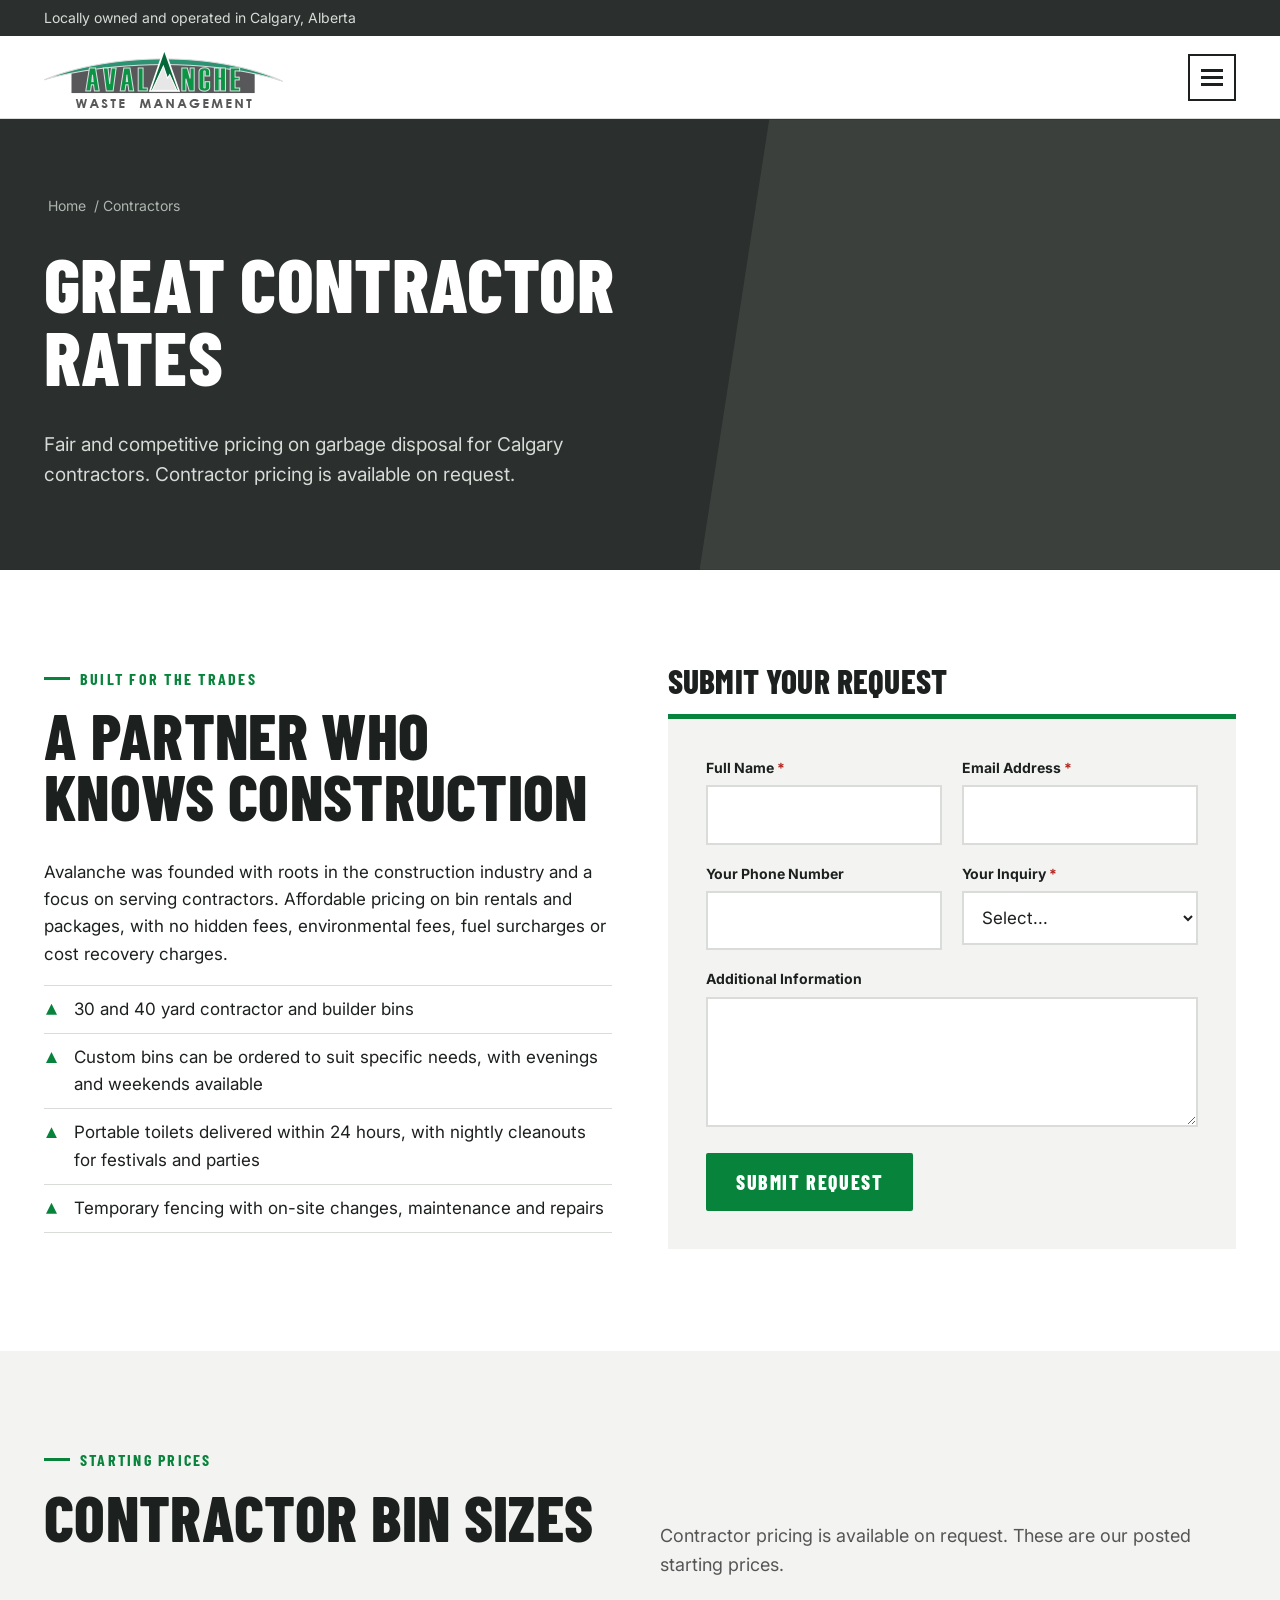
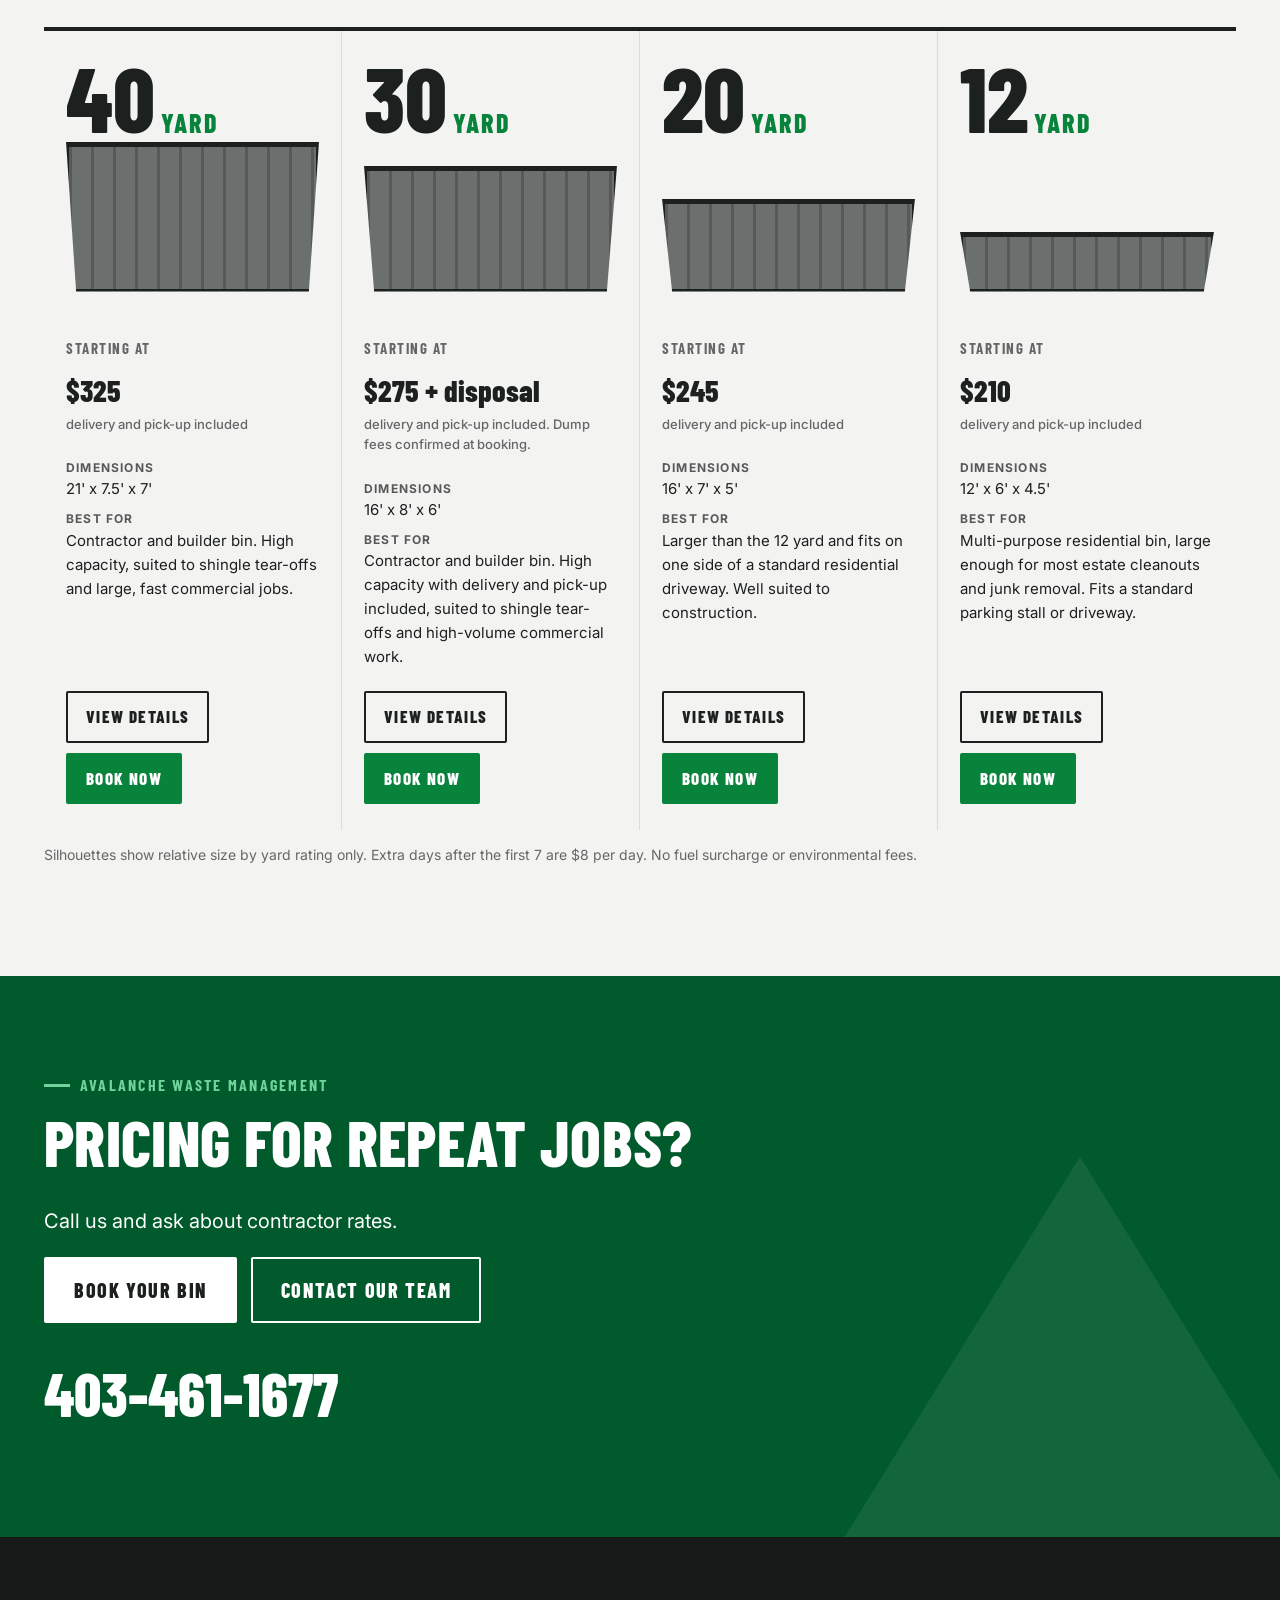
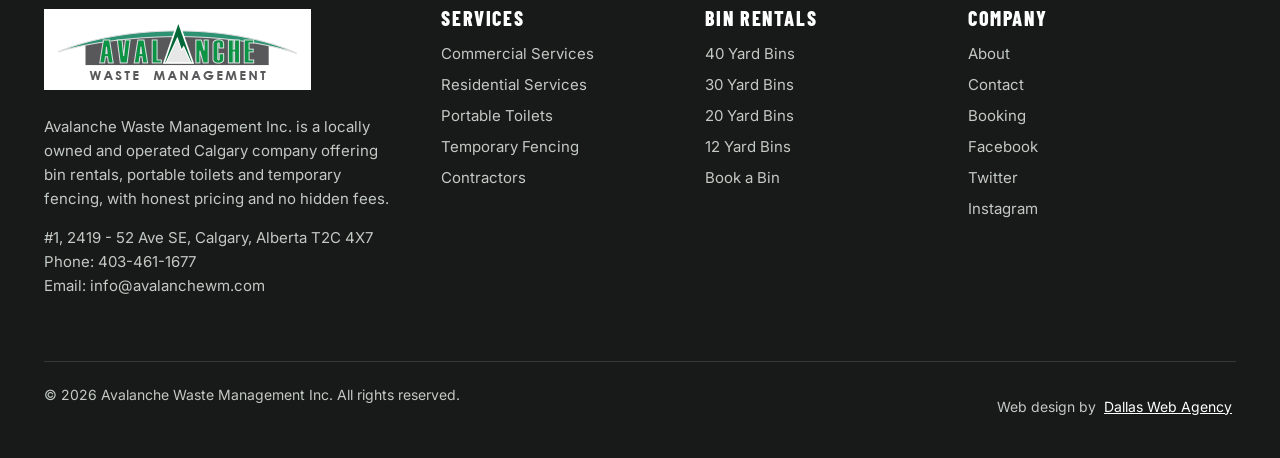
<file: contractor/index.html>
<!doctype html><html lang="en-CA"><head><meta charset="utf-8"><meta name="viewport" content="width=device-width,initial-scale=1">
<title>Contractor Bin Rental Rates Calgary | Avalanche Waste Management</title><meta name="description" content="Great contractor rates on bin rentals in Calgary. Contractor and builder bins, portable toilets and temporary fencing from a company with roots in construction."><link rel="canonical" href="https://avalanchewm.com/contractor/">
<meta property="og:title" content="Contractor Bin Rental Rates Calgary | Avalanche Waste Management"><meta property="og:description" content="Great contractor rates on bin rentals in Calgary. Contractor and builder bins, portable toilets and temporary fencing from a company with roots in construction."><meta property="og:type" content="website"><meta property="og:url" content="https://avalanchewm.com/contractor/"><meta property="og:image" content="../assets/logo.png"><meta name="theme-color" content="#2b2f2d">
<link rel="preconnect" href="https://fonts.googleapis.com"><link rel="preconnect" href="https://fonts.gstatic.com" crossorigin>
<link href="https://fonts.googleapis.com/css2?family=Barlow+Condensed:wght@600;700;800&family=Inter:wght@400;500;600;700&display=swap" rel="stylesheet">
<link rel="stylesheet" href="../assets/css/style.css"></head><body>
<a class="skip" href="#main">Skip to content</a>
<div class="topbar"><div class="wrap"><span>Locally owned and operated in Calgary, Alberta</span><span class="hide-m">Orders filled within 24 hours, always our aim &nbsp;|&nbsp; <a href="tel:403-461-1677">403-461-1677</a></span></div></div>
<header class="site"><div class="wrap nav"><a class="logo" href="../" aria-label="Avalanche Waste Management home"><img src="[data-uri]" width="239" height="61" alt="Avalanche Waste Management"></a>
<nav aria-label="Main"><ul class="menu" id="menu"><li><a href="../">Home</a></li><li><a href="../about/">About</a></li><li><button class="dd" aria-expanded="false">Services<span class="caret"></span></button><ul class="sub"><li><a href="../commercial-services/">Commercial Services</a></li><li><a href="../residential-services/">Residential Services</a></li></ul></li><li><a href="../rentals/">Bin Rentals</a><ul class="sub"><li><a href="../rentals/#40-yard-bins">40 Yard Bins</a></li><li><a href="../rentals/#30-yard-bins">30 Yard Bins</a></li><li><a href="../rentals/#20-yard-bins">20 Yard Bins</a></li><li><a href="../rentals/#12-yard-bins">12 Yard Bins</a></li></ul></li><li><a href="../portable-toilets-calgary/">Portable Toilets</a></li><li><a href="../calgary-temporary-fencing/">Temporary Fencing</a></li><li><a href="../contractor/" aria-current="page">Contractors</a></li><li><a href="../contact/">Contact</a></li></ul></nav>
<div class="nav-cta"><a class="phone" href="tel:403-461-1677">403-461-1677</a><a class="btn sm" href="../booking/">Book a Bin</a><button class="burger" aria-label="Menu" aria-expanded="false" aria-controls="menu"><span></span><span></span><span></span></button></div></div></header>
<main id="main"><section class="phero"><div class="wrap"><div class="copy"><div class="crumbs"><a href="../">Home</a> / Contractors</div><h1>Great contractor rates</h1><p>Fair and competitive pricing on garbage disposal for Calgary contractors. Contractor pricing is available on request.</p></div><div class="ph" style="background-image:url('https://bmb.bdi.mybluehost.me/wp-content/uploads/2020/06/commercial-AWM-banner.jpg')" role="img" aria-label=""></div></div></section>
<section><div class="wrap cols2"><div><div class="eyebrow">Built for the trades</div><h2>A partner who knows construction</h2><p>Avalanche was founded with roots in the construction industry and a focus on serving contractors. Affordable pricing on bin rentals and packages, with no hidden fees, environmental fees, fuel surcharges or cost recovery charges.</p>
<ul class="ticks"><li>30 and 40 yard contractor and builder bins</li><li>Custom bins can be ordered to suit specific needs, with evenings and weekends available</li><li>Portable toilets delivered within 24 hours, with nightly cleanouts for festivals and parties</li><li>Temporary fencing with on-site changes, maintenance and repairs</li></ul></div>
<div><h3>Submit your request</h3><div class="formbox"><form class="form" data-mail data-subject="Contractor pricing request" novalidate>
<div><label for="n">Full Name <i>*</i></label><input id="n" name="Full Name" required autocomplete="name"></div>
<div><label for="e">Email Address <i>*</i></label><input id="e" name="Email Address" type="email" required autocomplete="email"></div>
<div><label for="p">Your Phone Number</label><input id="p" name="Phone" type="tel" autocomplete="tel"></div>
<div><label for="q">Your Inquiry <i>*</i></label><select id="q" name="Inquiry" required><option value="">Select...</option><option>Bins &amp; Dump Trailers</option><option>Temporary Fencing</option><option>Portable Toilets</option><option>Other</option></select></div>
<div class="full"><label for="a">Additional Information</label><textarea id="a" name="Additional Information"></textarea></div>
<div class="full"><button class="btn" type="submit">Submit Request</button><div class="msg" role="status" aria-live="polite"></div></div></form></div></div></div></section>
<section class="paper"><div class="wrap"><div class="head"><div><div class="eyebrow">Starting prices</div><h2>Contractor bin sizes</h2></div><p>Contractor pricing is available on request. These are our posted starting prices.</p></div><div class="cmp"><div class="bin reveal"><div class="yd">40<small>YARD</small></div><div class="silo" role="img" aria-label="Relative size of the 40 yard bin"><i style="height:100%"></i></div>
<div class="price"><span style="font-size:15px;letter-spacing:.1em;font-weight:700;color:#666">STARTING AT</span><br>$325<small>delivery and pick-up included</small></div>
<dl><dt>Dimensions</dt><dd>21' x 7.5' x 7'</dd><dt>Best for</dt><dd>Contractor and builder bin. High capacity, suited to shingle tear-offs and large, fast commercial jobs.</dd></dl>
<div class="acts"><a class="btn sm ghost-d" href="../rentals/#40-yard-bins">View Details</a><a class="btn sm" href="../booking/?bin=40">Book Now</a></div></div><div class="bin reveal"><div class="yd">30<small>YARD</small></div><div class="silo" role="img" aria-label="Relative size of the 30 yard bin"><i style="height:84%"></i></div>
<div class="price"><span style="font-size:15px;letter-spacing:.1em;font-weight:700;color:#666">STARTING AT</span><br>$275 + disposal<small>delivery and pick-up included. Dump fees confirmed at booking.</small></div>
<dl><dt>Dimensions</dt><dd>16' x 8' x 6'</dd><dt>Best for</dt><dd>Contractor and builder bin. High capacity with delivery and pick-up included, suited to shingle tear-offs and high-volume commercial work.</dd></dl>
<div class="acts"><a class="btn sm ghost-d" href="../rentals/#30-yard-bins">View Details</a><a class="btn sm" href="../booking/?bin=30">Book Now</a></div></div><div class="bin reveal"><div class="yd">20<small>YARD</small></div><div class="silo" role="img" aria-label="Relative size of the 20 yard bin"><i style="height:62%"></i></div>
<div class="price"><span style="font-size:15px;letter-spacing:.1em;font-weight:700;color:#666">STARTING AT</span><br>$245<small>delivery and pick-up included</small></div>
<dl><dt>Dimensions</dt><dd>16' x 7' x 5'</dd><dt>Best for</dt><dd>Larger than the 12 yard and fits on one side of a standard residential driveway. Well suited to construction.</dd></dl>
<div class="acts"><a class="btn sm ghost-d" href="../rentals/#20-yard-bins">View Details</a><a class="btn sm" href="../booking/?bin=20">Book Now</a></div></div><div class="bin reveal"><div class="yd">12<small>YARD</small></div><div class="silo" role="img" aria-label="Relative size of the 12 yard bin"><i style="height:40%"></i></div>
<div class="price"><span style="font-size:15px;letter-spacing:.1em;font-weight:700;color:#666">STARTING AT</span><br>$210<small>delivery and pick-up included</small></div>
<dl><dt>Dimensions</dt><dd>12' x 6' x 4.5'</dd><dt>Best for</dt><dd>Multi-purpose residential bin, large enough for most estate cleanouts and junk removal. Fits a standard parking stall or driveway.</dd></dl>
<div class="acts"><a class="btn sm ghost-d" href="../rentals/#12-yard-bins">View Details</a><a class="btn sm" href="../booking/?bin=12">Book Now</a></div></div></div><p class="fine" style="margin-top:14px">Silhouettes show relative size by yard rating only. Extra days after the first 7 are $8 per day. No fuel surcharge or environmental fees.</p></div></section>
<section class="final dark"><div class="wrap"><div class="eyebrow">Avalanche Waste Management</div><h2>Pricing for repeat jobs?</h2><p>Call us and ask about contractor rates.</p><div class="cta-row"><a class="btn" style="background:#fff;color:var(--ink);border-color:#fff" href="../booking/">Book Your Bin</a><a class="btn ghost" href="../contact/">Contact Our Team</a></div><a class="big" href="tel:403-461-1677">403-461-1677</a></div></section></main>
<footer class="site"><div class="wrap"><div class="fgrid">
<div><a class="flogo" href="../"><img src="[data-uri]" width="239" height="61" alt="Avalanche Waste Management"></a>
<p>Avalanche Waste Management Inc. is a locally owned and operated Calgary company offering bin rentals, portable toilets and temporary fencing, with honest pricing and no hidden fees.</p>
<p>#1, 2419 - 52 Ave SE, Calgary, Alberta T2C 4X7<br>Phone: <a href="tel:403-461-1677">403-461-1677</a><br>Email: <a href="mailto:info@avalanchewm.com">info@avalanchewm.com</a></p></div>
<div><h4>Services</h4><ul><li><a href="../commercial-services/">Commercial Services</a></li><li><a href="../residential-services/">Residential Services</a></li><li><a href="../portable-toilets-calgary/">Portable Toilets</a></li><li><a href="../calgary-temporary-fencing/">Temporary Fencing</a></li><li><a href="../contractor/">Contractors</a></li></ul></div>
<div><h4>Bin Rentals</h4><ul><li><a href="../rentals/#40-yard-bins">40 Yard Bins</a></li><li><a href="../rentals/#30-yard-bins">30 Yard Bins</a></li><li><a href="../rentals/#20-yard-bins">20 Yard Bins</a></li><li><a href="../rentals/#12-yard-bins">12 Yard Bins</a></li><li><a href="../booking/">Book a Bin</a></li></ul></div>
<div><h4>Company</h4><ul><li><a href="../about/">About</a></li><li><a href="../contact/">Contact</a></li><li><a href="../booking/">Booking</a></li><li><a href="https://www.facebook.com/Avalanche-Waste-Management-693811640731460" rel="noopener" target="_blank">Facebook</a></li><li><a href="https://twitter.com/avalanche_waste" rel="noopener" target="_blank">Twitter</a></li><li><a href="https://www.instagram.com/avalanche_waste/" rel="noopener" target="_blank">Instagram</a></li></ul></div></div>
<div class="fbot"><span>&copy; <span data-year>2026</span> Avalanche Waste Management Inc. All rights reserved.</span><span>Web design by <a href="https://www.dallaswebagency.us/" target="_blank" rel="noopener">Dallas Web Agency</a></span></div></div></footer>
<div class="mbar"><a href="tel:403-461-1677">Call Now</a><a href="../booking/">Book a Bin</a></div>
<script src="../assets/js/main.js" defer></script></body></html>
</file>
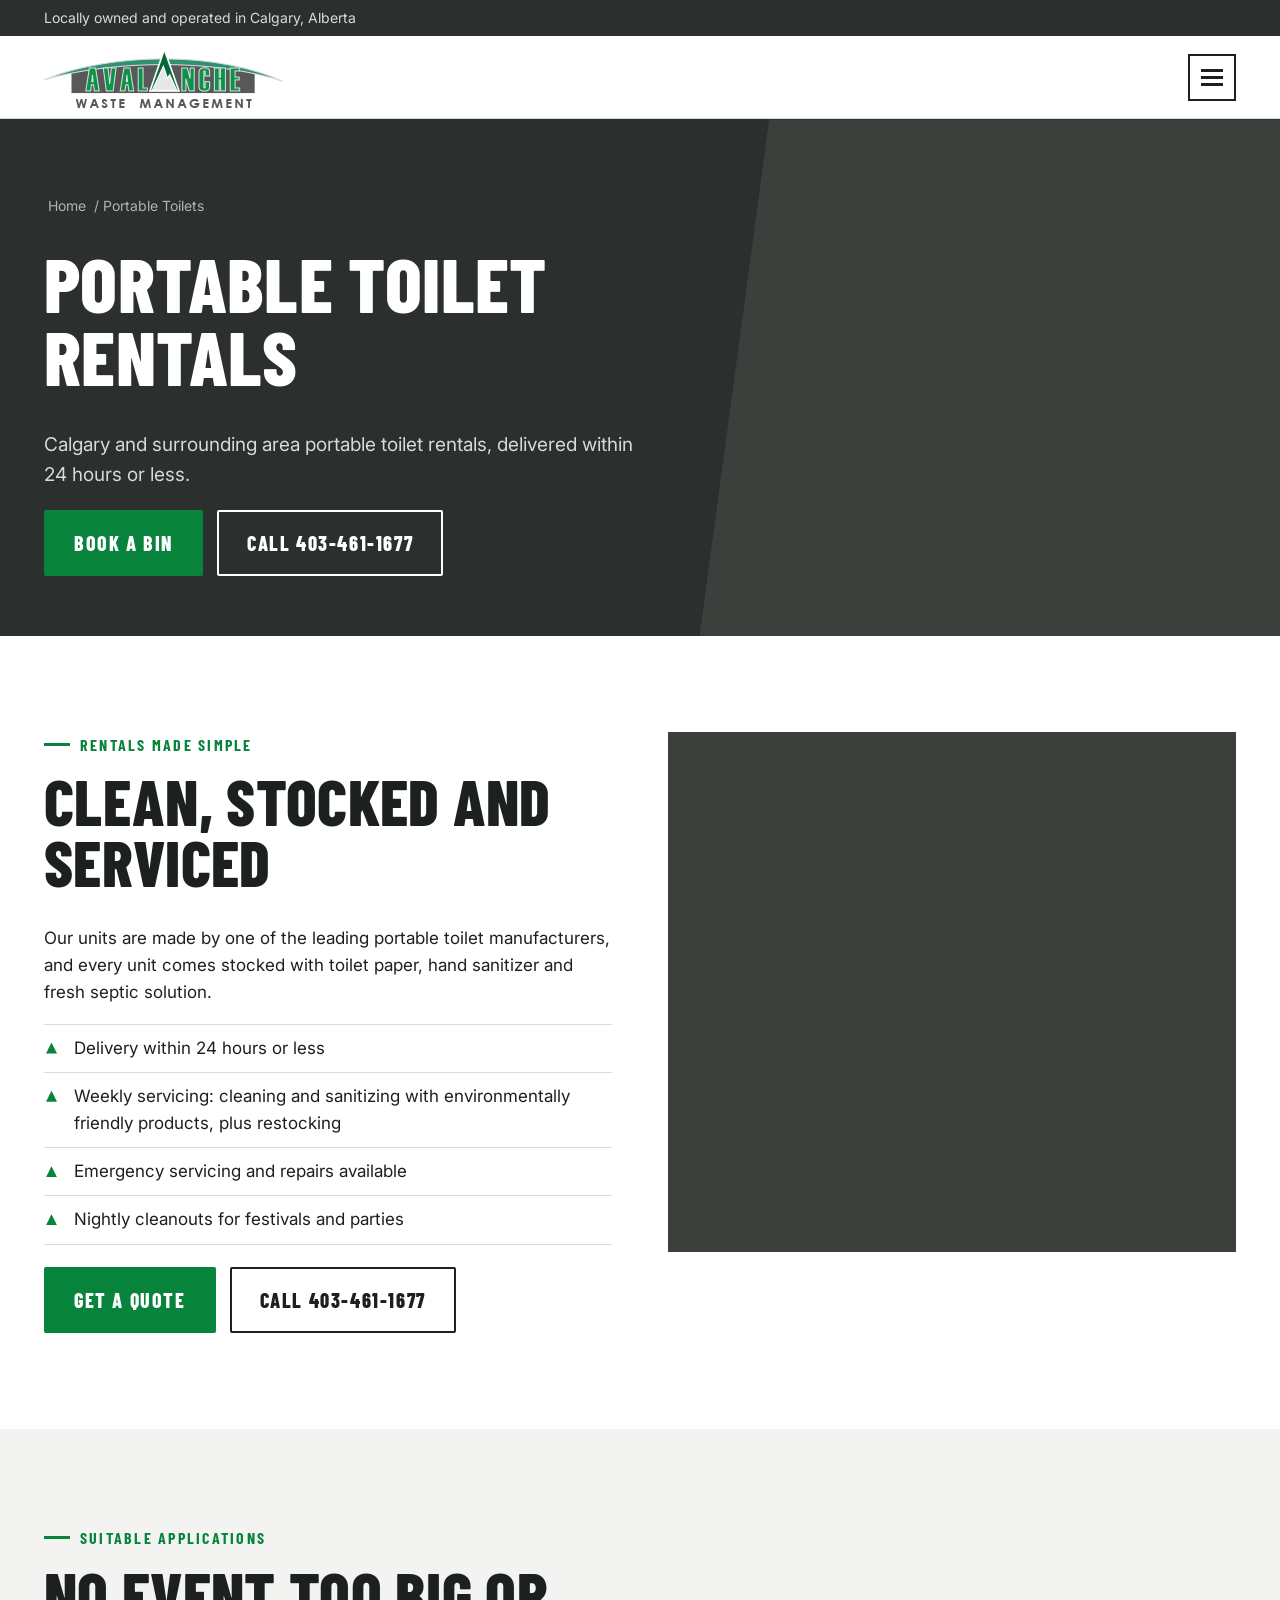
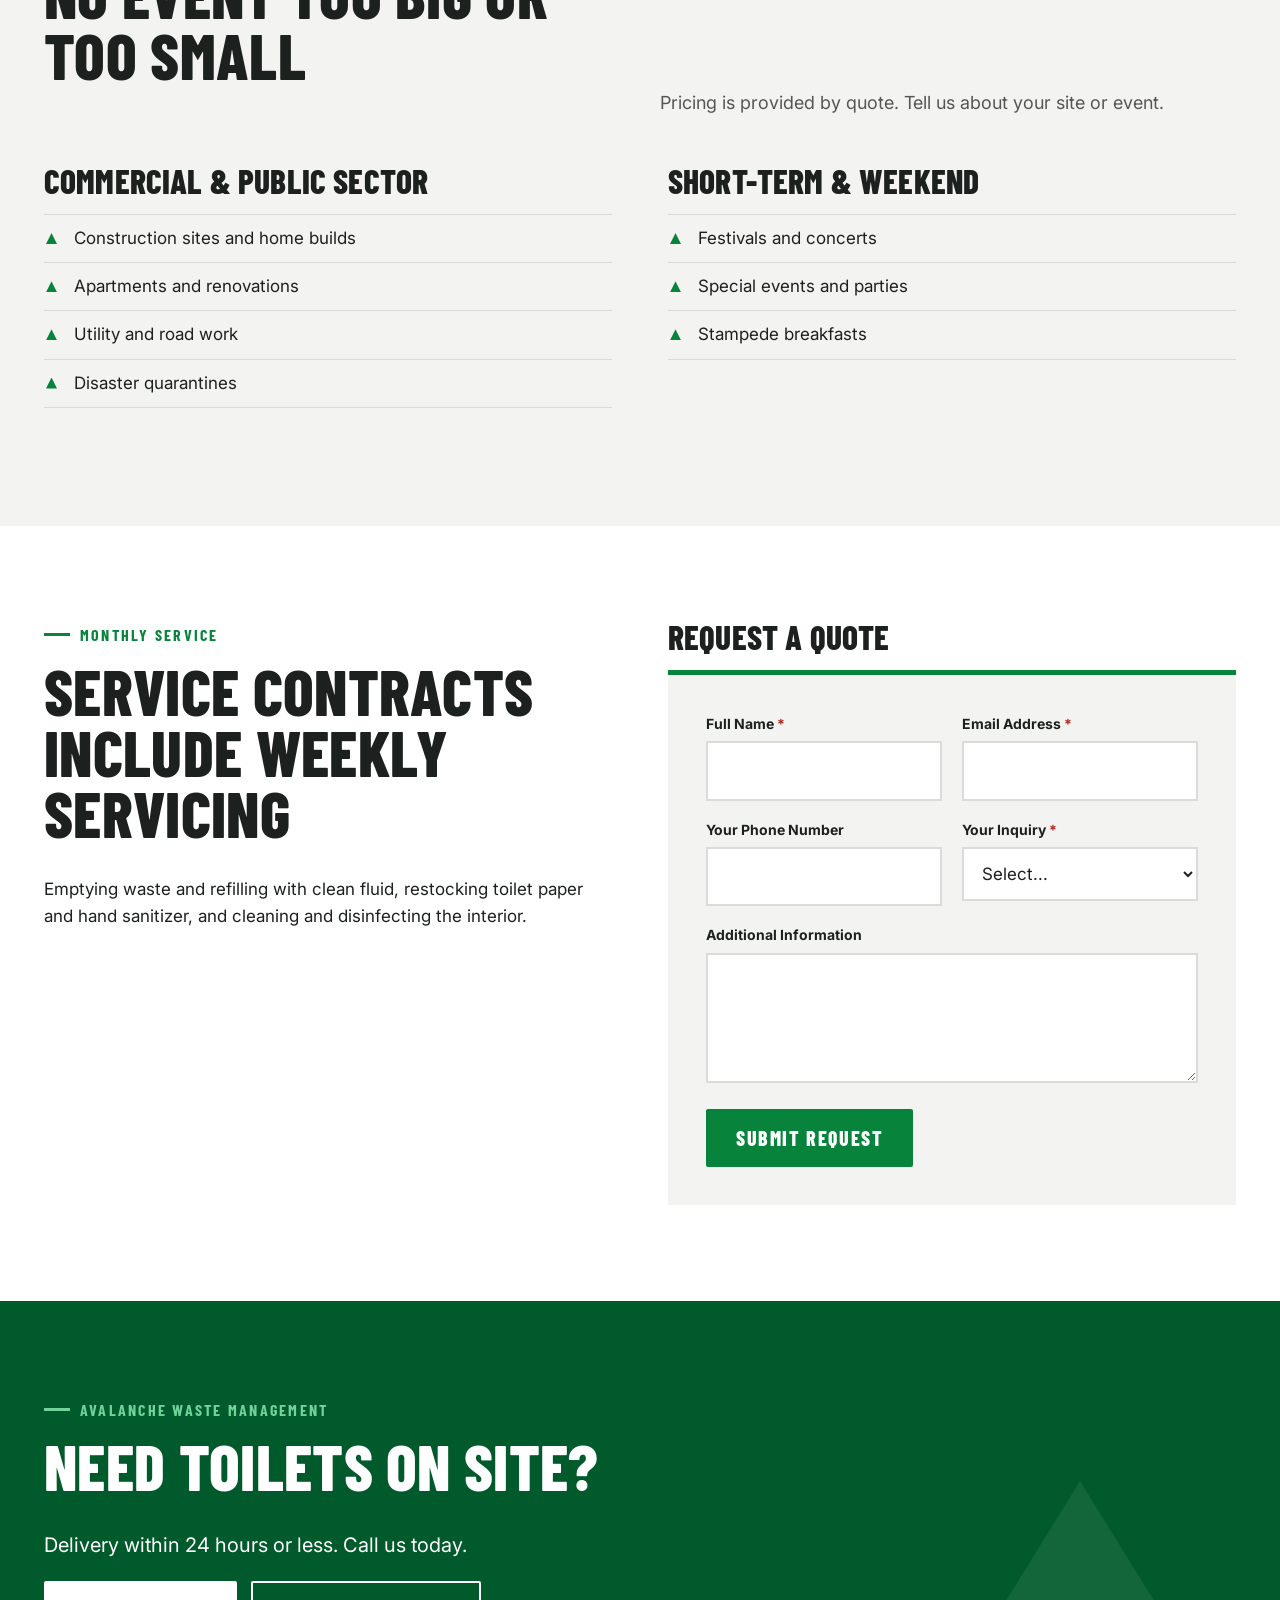
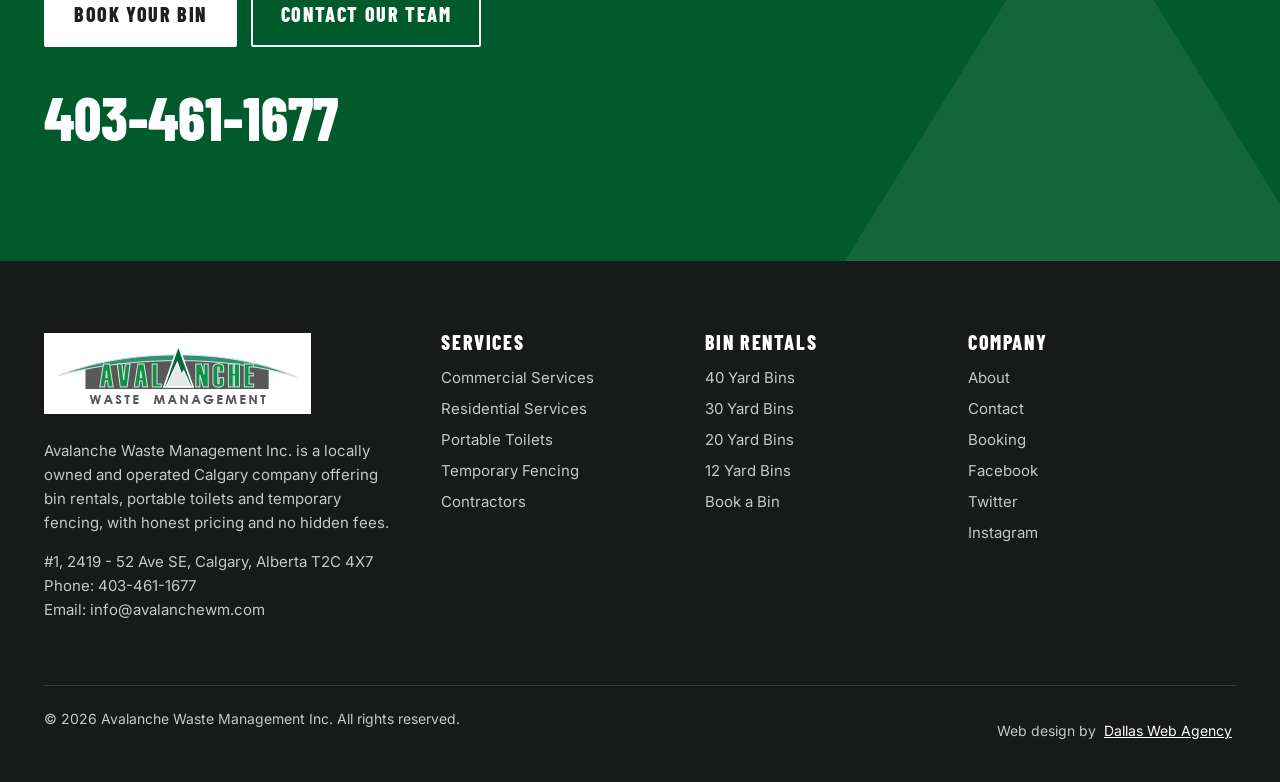
<file: portable-toilets-calgary/index.html>
<!doctype html><html lang="en-CA"><head><meta charset="utf-8"><meta name="viewport" content="width=device-width,initial-scale=1">
<title>Portable Toilet Rentals Calgary | Avalanche Waste Management</title><meta name="description" content="Portable toilet rentals in Calgary and area for job sites and events. Stocked units, weekly servicing, delivery within 24 hours or less."><link rel="canonical" href="https://avalanchewm.com/portable-toilets-calgary/">
<meta property="og:title" content="Portable Toilet Rentals Calgary | Avalanche Waste Management"><meta property="og:description" content="Portable toilet rentals in Calgary and area for job sites and events. Stocked units, weekly servicing, delivery within 24 hours or less."><meta property="og:type" content="website"><meta property="og:url" content="https://avalanchewm.com/portable-toilets-calgary/"><meta property="og:image" content="../assets/logo.png"><meta name="theme-color" content="#2b2f2d">
<link rel="preconnect" href="https://fonts.googleapis.com"><link rel="preconnect" href="https://fonts.gstatic.com" crossorigin>
<link href="https://fonts.googleapis.com/css2?family=Barlow+Condensed:wght@600;700;800&family=Inter:wght@400;500;600;700&display=swap" rel="stylesheet">
<link rel="stylesheet" href="../assets/css/style.css"></head><body>
<a class="skip" href="#main">Skip to content</a>
<div class="topbar"><div class="wrap"><span>Locally owned and operated in Calgary, Alberta</span><span class="hide-m">Orders filled within 24 hours, always our aim &nbsp;|&nbsp; <a href="tel:403-461-1677">403-461-1677</a></span></div></div>
<header class="site"><div class="wrap nav"><a class="logo" href="../" aria-label="Avalanche Waste Management home"><img src="[data-uri]" width="239" height="61" alt="Avalanche Waste Management"></a>
<nav aria-label="Main"><ul class="menu" id="menu"><li><a href="../">Home</a></li><li><a href="../about/">About</a></li><li><button class="dd" aria-expanded="false">Services<span class="caret"></span></button><ul class="sub"><li><a href="../commercial-services/">Commercial Services</a></li><li><a href="../residential-services/">Residential Services</a></li></ul></li><li><a href="../rentals/">Bin Rentals</a><ul class="sub"><li><a href="../rentals/#40-yard-bins">40 Yard Bins</a></li><li><a href="../rentals/#30-yard-bins">30 Yard Bins</a></li><li><a href="../rentals/#20-yard-bins">20 Yard Bins</a></li><li><a href="../rentals/#12-yard-bins">12 Yard Bins</a></li></ul></li><li><a href="../portable-toilets-calgary/" aria-current="page">Portable Toilets</a></li><li><a href="../calgary-temporary-fencing/">Temporary Fencing</a></li><li><a href="../contractor/">Contractors</a></li><li><a href="../contact/">Contact</a></li></ul></nav>
<div class="nav-cta"><a class="phone" href="tel:403-461-1677">403-461-1677</a><a class="btn sm" href="../booking/">Book a Bin</a><button class="burger" aria-label="Menu" aria-expanded="false" aria-controls="menu"><span></span><span></span><span></span></button></div></div></header>
<main id="main"><section class="phero"><div class="wrap"><div class="copy"><div class="crumbs"><a href="../">Home</a> / Portable Toilets</div><h1>Portable toilet rentals</h1><p>Calgary and surrounding area portable toilet rentals, delivered within 24 hours or less.</p><div class="cta-row"><a class="btn" href="../booking/">Book a Bin</a><a class="btn ghost" href="tel:403-461-1677">Call 403-461-1677</a></div></div><div class="ph" style="background-image:url('https://bmb.bdi.mybluehost.me/wp-content/uploads/2020/06/awm-binspotty.jpg')" role="img" aria-label=""></div></div></section>
<section><div class="wrap cols2"><div><div class="eyebrow">Rentals made simple</div><h2>Clean, stocked and serviced</h2><p>Our units are made by one of the leading portable toilet manufacturers, and every unit comes stocked with toilet paper, hand sanitizer and fresh septic solution.</p><ul class="ticks"><li>Delivery within 24 hours or less</li><li>Weekly servicing: cleaning and sanitizing with environmentally friendly products, plus restocking</li><li>Emergency servicing and repairs available</li><li>Nightly cleanouts for festivals and parties</li></ul><div class="cta-row"><a class="btn" href="../contact/">Get a Quote</a><a class="btn ghost-d" href="tel:403-461-1677">Call 403-461-1677</a></div></div><div class="img-block tall" style="background-image:url('https://bmb.bdi.mybluehost.me/wp-content/uploads/2020/06/portable-toilets-3-AWM.jpg')" role="img" aria-label="Portable toilet rentals in Calgary"></div></div></section>
<section class="paper"><div class="wrap"><div class="head"><div><div class="eyebrow">Suitable applications</div><h2>No event too big or too small</h2></div><p>Pricing is provided by quote. Tell us about your site or event.</p></div>
<div class="cols2"><div><h3>Commercial &amp; public sector</h3><ul class="ticks"><li>Construction sites and home builds</li><li>Apartments and renovations</li><li>Utility and road work</li><li>Disaster quarantines</li></ul></div><div><h3>Short-term &amp; weekend</h3><ul class="ticks"><li>Festivals and concerts</li><li>Special events and parties</li><li>Stampede breakfasts</li></ul></div></div></div></section>
<section><div class="wrap cols2"><div><div class="eyebrow">Monthly service</div><h2>Service contracts include weekly servicing</h2><p>Emptying waste and refilling with clean fluid, restocking toilet paper and hand sanitizer, and cleaning and disinfecting the interior.</p></div><div><h3>Request a quote</h3><div class="formbox"><form class="form" data-mail data-subject="Portable toilet quote" novalidate>
<div><label for="n">Full Name <i>*</i></label><input id="n" name="Full Name" required autocomplete="name"></div>
<div><label for="e">Email Address <i>*</i></label><input id="e" name="Email Address" type="email" required autocomplete="email"></div>
<div><label for="p">Your Phone Number</label><input id="p" name="Phone" type="tel" autocomplete="tel"></div>
<div><label for="q">Your Inquiry <i>*</i></label><select id="q" name="Inquiry" required><option value="">Select...</option><option>Bins &amp; Dump Trailers</option><option>Temporary Fencing</option><option>Portable Toilets</option><option>Other</option></select></div>
<div class="full"><label for="a">Additional Information</label><textarea id="a" name="Additional Information"></textarea></div>
<div class="full"><button class="btn" type="submit">Submit Request</button><div class="msg" role="status" aria-live="polite"></div></div></form></div></div></div></section>
<section class="final dark"><div class="wrap"><div class="eyebrow">Avalanche Waste Management</div><h2>Need toilets on site?</h2><p>Delivery within 24 hours or less. Call us today.</p><div class="cta-row"><a class="btn" style="background:#fff;color:var(--ink);border-color:#fff" href="../booking/">Book Your Bin</a><a class="btn ghost" href="../contact/">Contact Our Team</a></div><a class="big" href="tel:403-461-1677">403-461-1677</a></div></section></main>
<footer class="site"><div class="wrap"><div class="fgrid">
<div><a class="flogo" href="../"><img src="[data-uri]" width="239" height="61" alt="Avalanche Waste Management"></a>
<p>Avalanche Waste Management Inc. is a locally owned and operated Calgary company offering bin rentals, portable toilets and temporary fencing, with honest pricing and no hidden fees.</p>
<p>#1, 2419 - 52 Ave SE, Calgary, Alberta T2C 4X7<br>Phone: <a href="tel:403-461-1677">403-461-1677</a><br>Email: <a href="mailto:info@avalanchewm.com">info@avalanchewm.com</a></p></div>
<div><h4>Services</h4><ul><li><a href="../commercial-services/">Commercial Services</a></li><li><a href="../residential-services/">Residential Services</a></li><li><a href="../portable-toilets-calgary/">Portable Toilets</a></li><li><a href="../calgary-temporary-fencing/">Temporary Fencing</a></li><li><a href="../contractor/">Contractors</a></li></ul></div>
<div><h4>Bin Rentals</h4><ul><li><a href="../rentals/#40-yard-bins">40 Yard Bins</a></li><li><a href="../rentals/#30-yard-bins">30 Yard Bins</a></li><li><a href="../rentals/#20-yard-bins">20 Yard Bins</a></li><li><a href="../rentals/#12-yard-bins">12 Yard Bins</a></li><li><a href="../booking/">Book a Bin</a></li></ul></div>
<div><h4>Company</h4><ul><li><a href="../about/">About</a></li><li><a href="../contact/">Contact</a></li><li><a href="../booking/">Booking</a></li><li><a href="https://www.facebook.com/Avalanche-Waste-Management-693811640731460" rel="noopener" target="_blank">Facebook</a></li><li><a href="https://twitter.com/avalanche_waste" rel="noopener" target="_blank">Twitter</a></li><li><a href="https://www.instagram.com/avalanche_waste/" rel="noopener" target="_blank">Instagram</a></li></ul></div></div>
<div class="fbot"><span>&copy; <span data-year>2026</span> Avalanche Waste Management Inc. All rights reserved.</span><span>Web design by <a href="https://www.dallaswebagency.us/" target="_blank" rel="noopener">Dallas Web Agency</a></span></div></div></footer>
<div class="mbar"><a href="tel:403-461-1677">Call Now</a><a href="../booking/">Book a Bin</a></div>
<script src="../assets/js/main.js" defer></script></body></html>
</file>
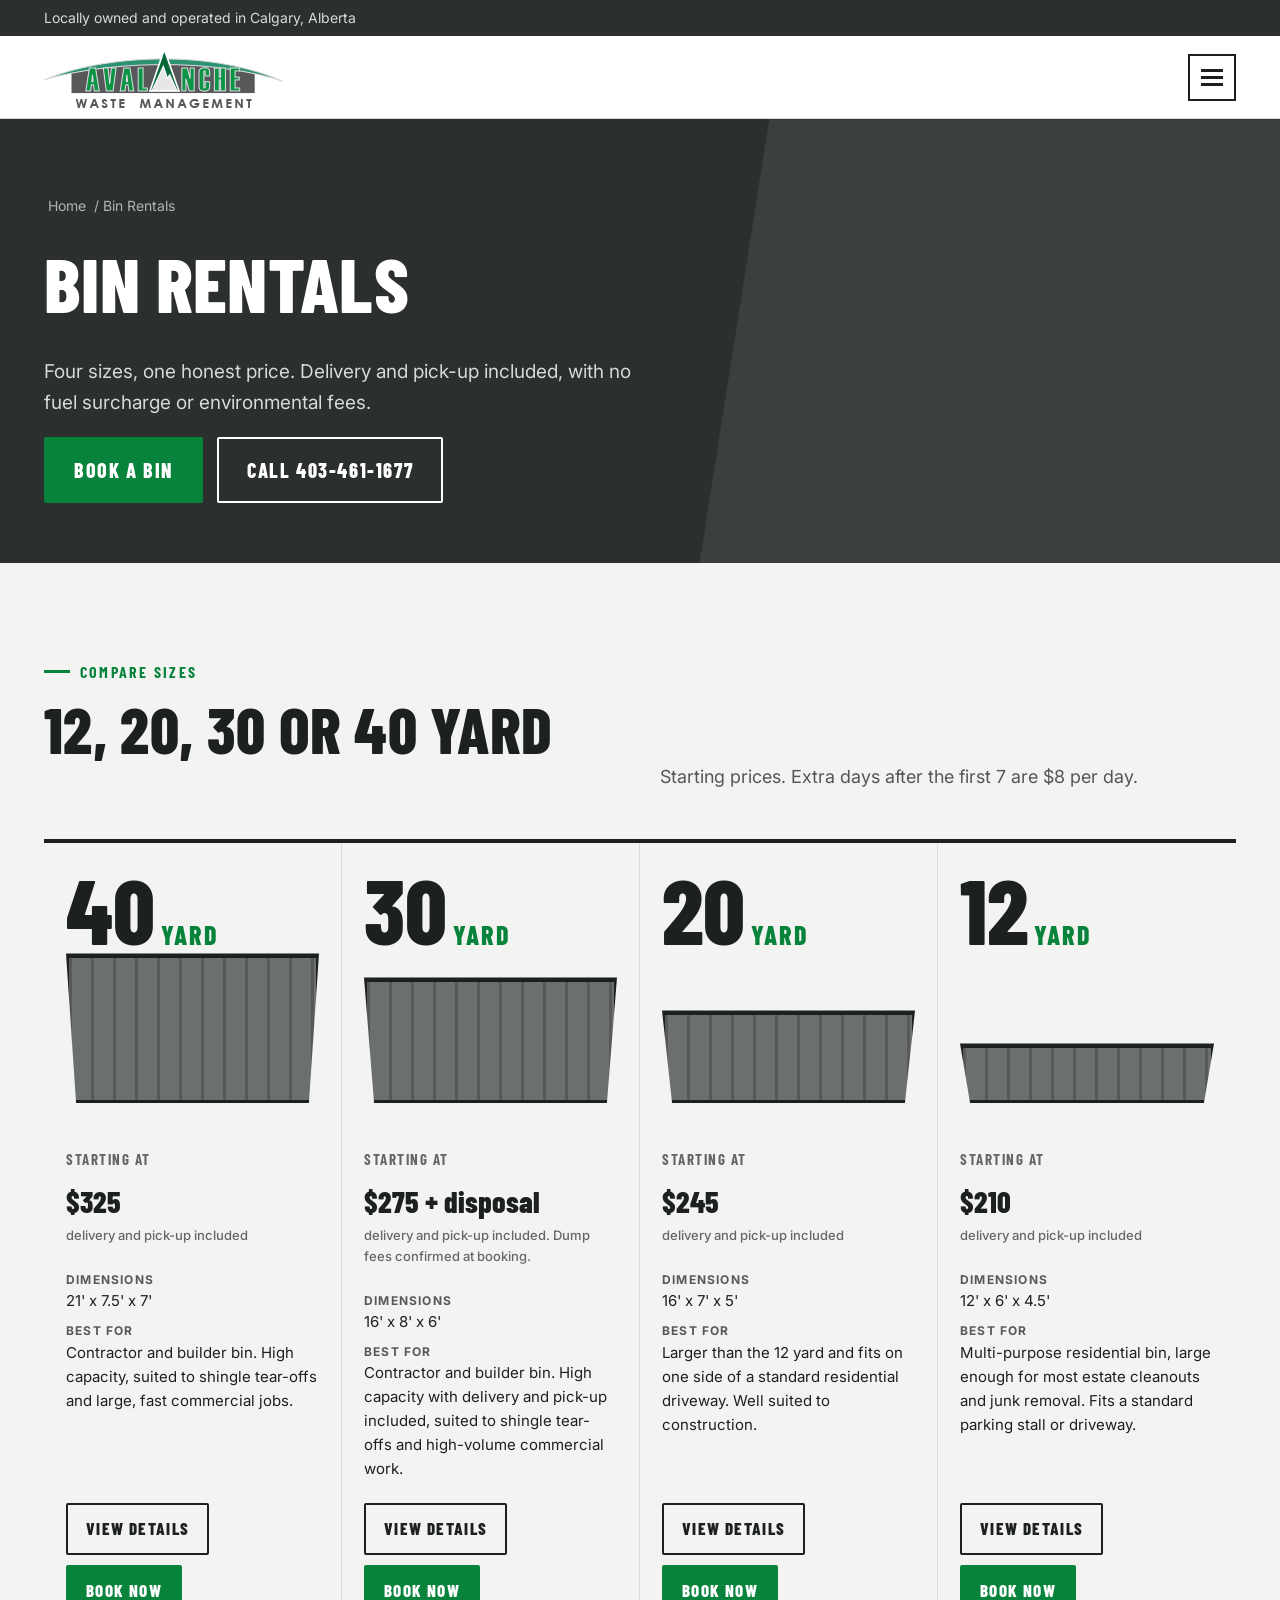
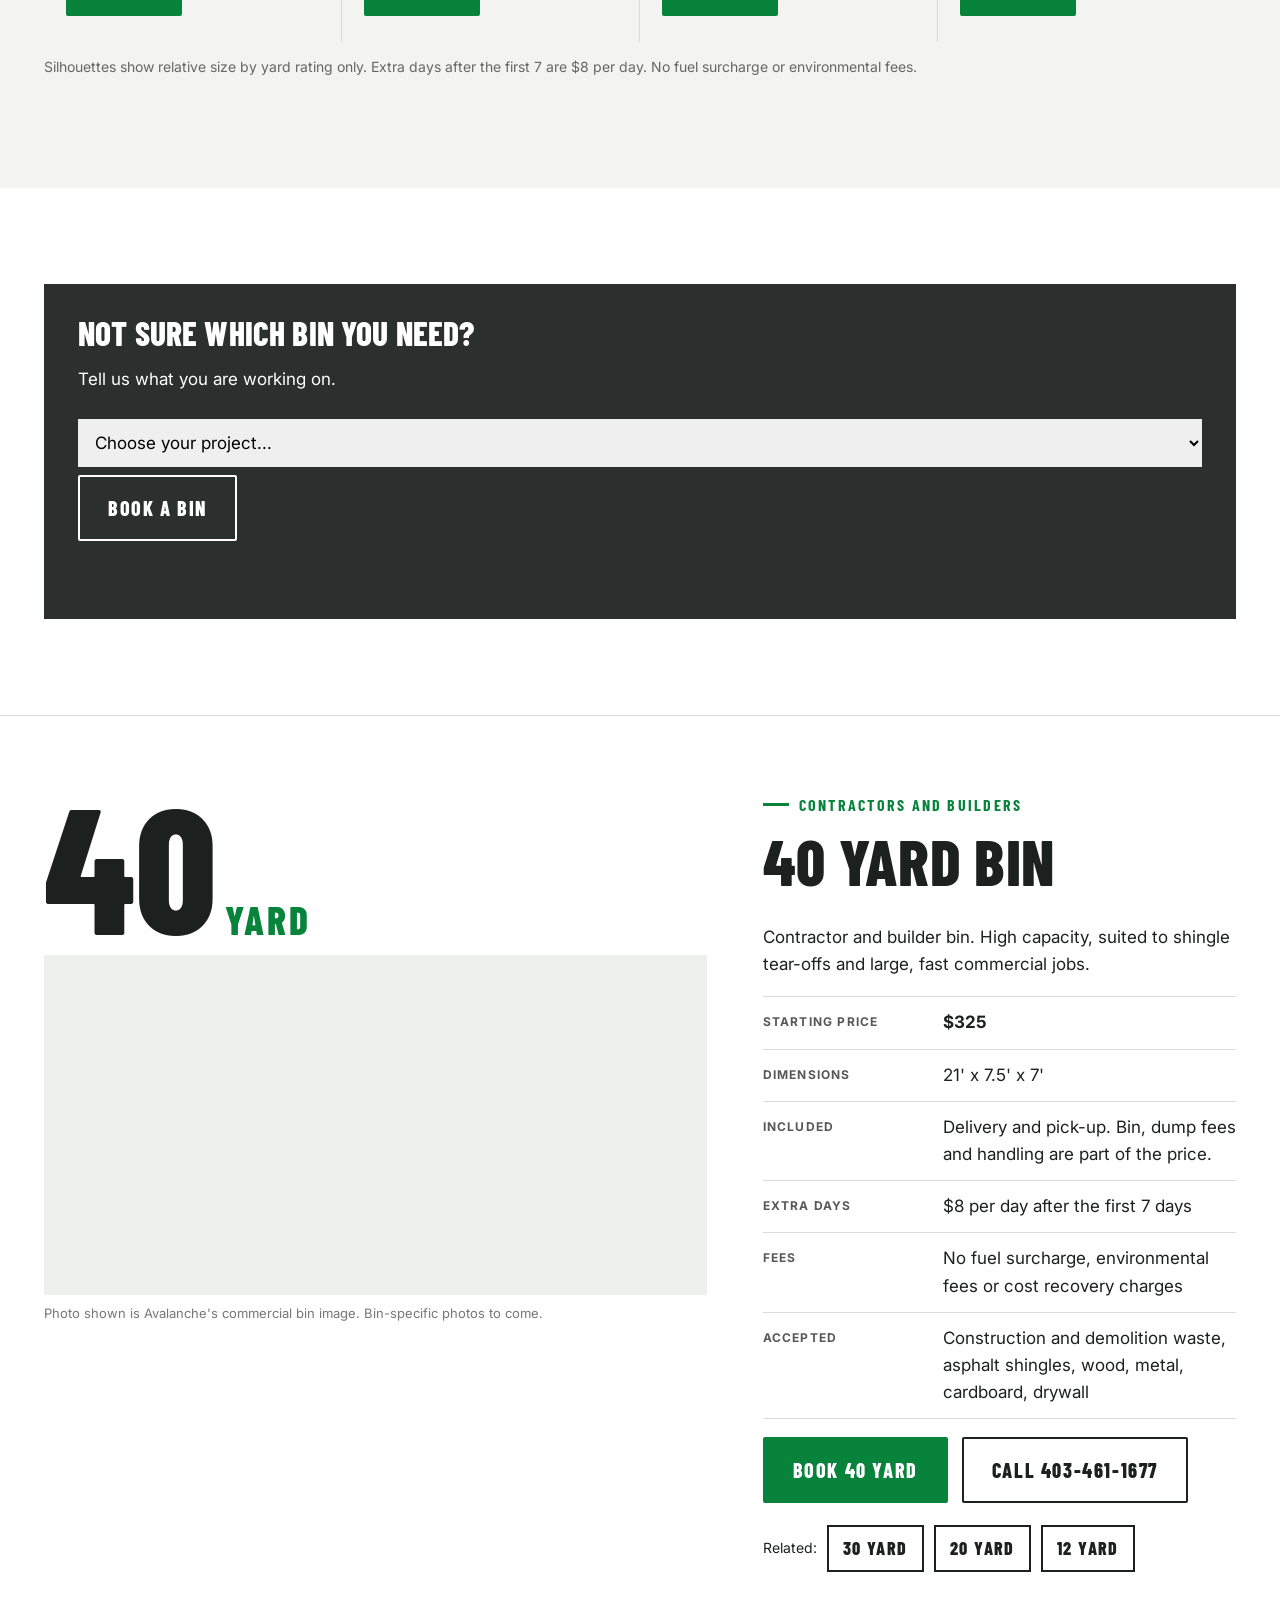
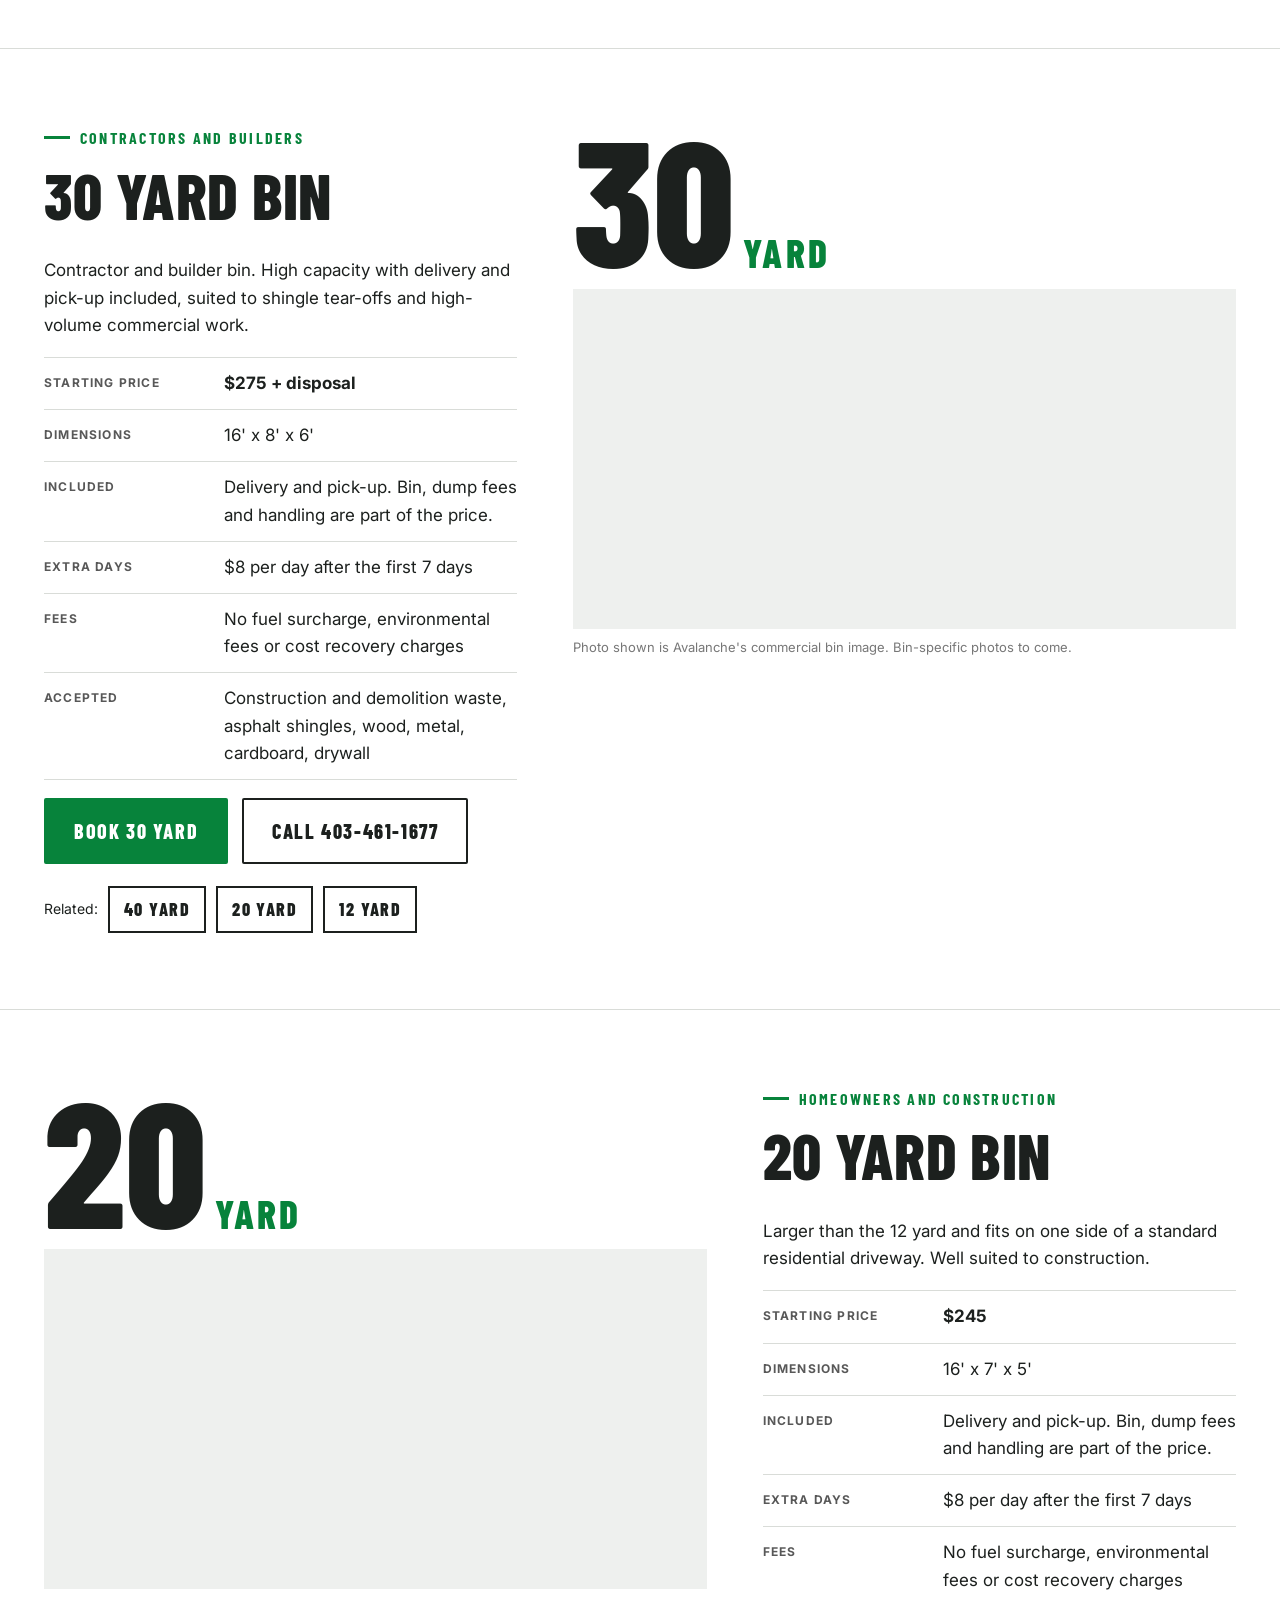
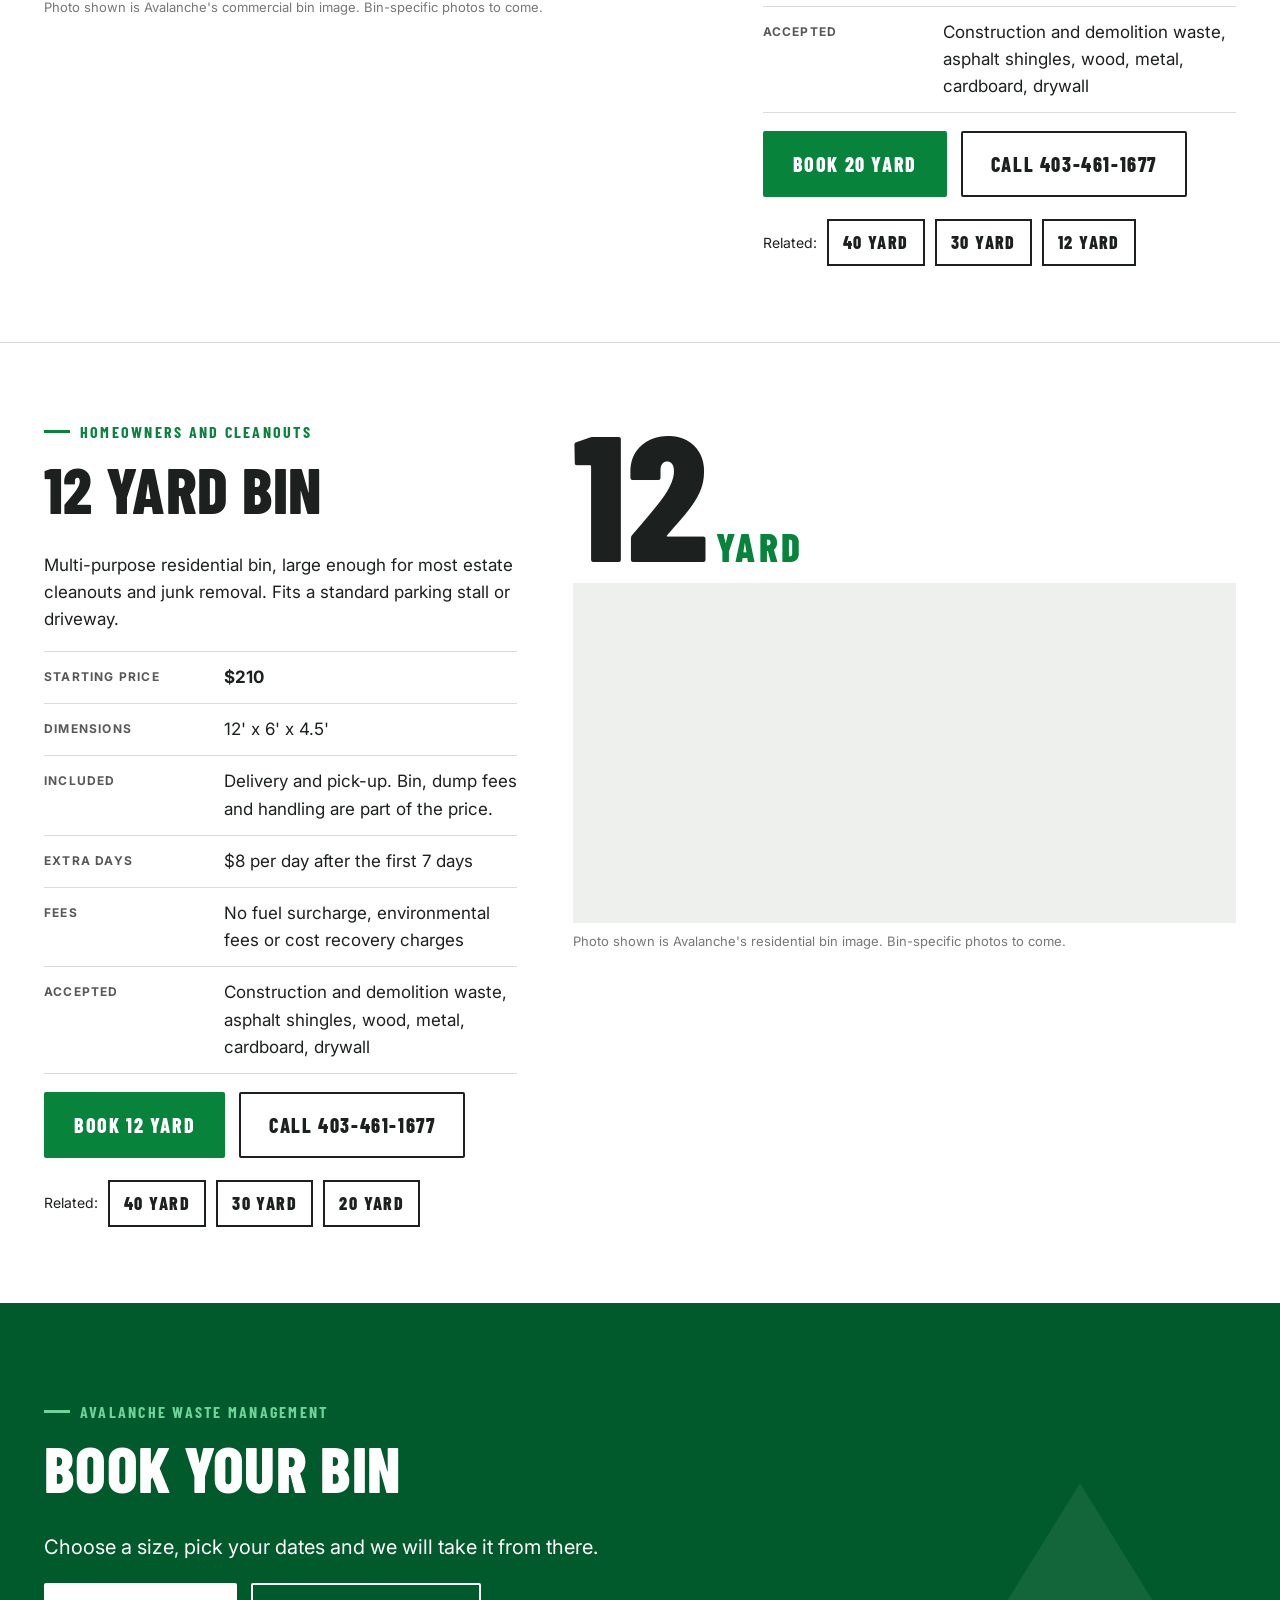
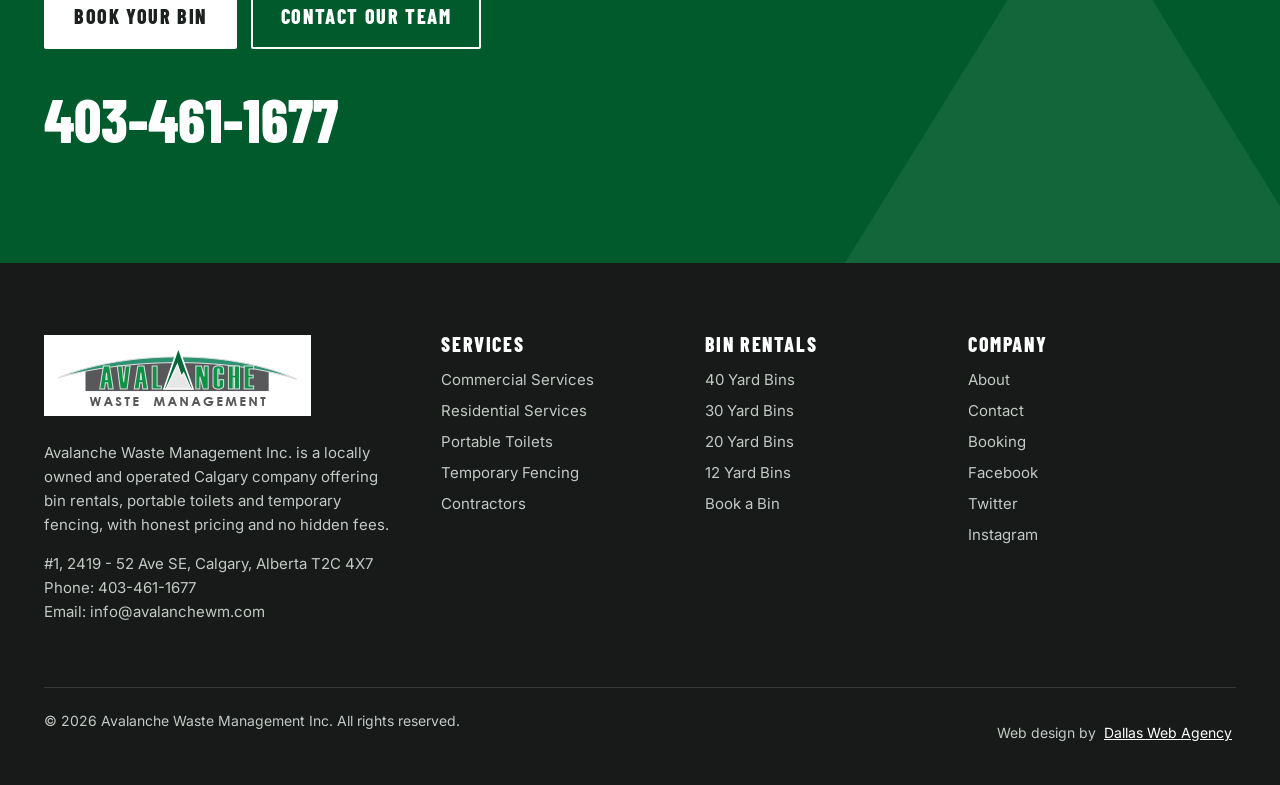
<file: rentals/index.html>
<!doctype html><html lang="en-CA"><head><meta charset="utf-8"><meta name="viewport" content="width=device-width,initial-scale=1">
<title>Roll-Off Bin Rental Calgary | 12, 20, 30 &amp; 40 Yard | Avalanche</title><meta name="description" content="Roll-off dumpster rental in Calgary: 12, 20, 30 and 40 yard bins from $210. Delivery and pick-up included. No fuel surcharge or environmental fees."><link rel="canonical" href="https://avalanchewm.com/rentals/">
<meta property="og:title" content="Roll-Off Bin Rental Calgary | 12, 20, 30 &amp; 40 Yard | Avalanche"><meta property="og:description" content="Roll-off dumpster rental in Calgary: 12, 20, 30 and 40 yard bins from $210. Delivery and pick-up included. No fuel surcharge or environmental fees."><meta property="og:type" content="website"><meta property="og:url" content="https://avalanchewm.com/rentals/"><meta property="og:image" content="../assets/logo.png"><meta name="theme-color" content="#2b2f2d">
<link rel="preconnect" href="https://fonts.googleapis.com"><link rel="preconnect" href="https://fonts.gstatic.com" crossorigin>
<link href="https://fonts.googleapis.com/css2?family=Barlow+Condensed:wght@600;700;800&family=Inter:wght@400;500;600;700&display=swap" rel="stylesheet">
<link rel="stylesheet" href="../assets/css/style.css"></head><body>
<a class="skip" href="#main">Skip to content</a>
<div class="topbar"><div class="wrap"><span>Locally owned and operated in Calgary, Alberta</span><span class="hide-m">Orders filled within 24 hours, always our aim &nbsp;|&nbsp; <a href="tel:403-461-1677">403-461-1677</a></span></div></div>
<header class="site"><div class="wrap nav"><a class="logo" href="../" aria-label="Avalanche Waste Management home"><img src="[data-uri]" width="239" height="61" alt="Avalanche Waste Management"></a>
<nav aria-label="Main"><ul class="menu" id="menu"><li><a href="../">Home</a></li><li><a href="../about/">About</a></li><li><button class="dd" aria-expanded="false">Services<span class="caret"></span></button><ul class="sub"><li><a href="../commercial-services/">Commercial Services</a></li><li><a href="../residential-services/">Residential Services</a></li></ul></li><li><a href="../rentals/" aria-current="page">Bin Rentals</a><ul class="sub"><li><a href="../rentals/#40-yard-bins">40 Yard Bins</a></li><li><a href="../rentals/#30-yard-bins">30 Yard Bins</a></li><li><a href="../rentals/#20-yard-bins">20 Yard Bins</a></li><li><a href="../rentals/#12-yard-bins">12 Yard Bins</a></li></ul></li><li><a href="../portable-toilets-calgary/">Portable Toilets</a></li><li><a href="../calgary-temporary-fencing/">Temporary Fencing</a></li><li><a href="../contractor/">Contractors</a></li><li><a href="../contact/">Contact</a></li></ul></nav>
<div class="nav-cta"><a class="phone" href="tel:403-461-1677">403-461-1677</a><a class="btn sm" href="../booking/">Book a Bin</a><button class="burger" aria-label="Menu" aria-expanded="false" aria-controls="menu"><span></span><span></span><span></span></button></div></div></header>
<main id="main"><section class="phero"><div class="wrap"><div class="copy"><div class="crumbs"><a href="../">Home</a> / Bin Rentals</div><h1>Bin rentals</h1><p>Four sizes, one honest price. Delivery and pick-up included, with no fuel surcharge or environmental fees.</p><div class="cta-row"><a class="btn" href="../booking/">Book a Bin</a><a class="btn ghost" href="tel:403-461-1677">Call 403-461-1677</a></div></div><div class="ph" style="background-image:url('https://bmb.bdi.mybluehost.me/wp-content/uploads/2020/06/Avalanche-WM-bin-commercial.png')" role="img" aria-label=""></div></div></section>
<section class="paper"><div class="wrap"><div class="head"><div><div class="eyebrow">Compare sizes</div><h2>12, 20, 30 or 40 yard</h2></div><p>Starting prices. Extra days after the first 7 are $8 per day.</p></div><div class="cmp"><div class="bin reveal"><div class="yd">40<small>YARD</small></div><div class="silo" role="img" aria-label="Relative size of the 40 yard bin"><i style="height:100%"></i></div>
<div class="price"><span style="font-size:15px;letter-spacing:.1em;font-weight:700;color:#666">STARTING AT</span><br>$325<small>delivery and pick-up included</small></div>
<dl><dt>Dimensions</dt><dd>21' x 7.5' x 7'</dd><dt>Best for</dt><dd>Contractor and builder bin. High capacity, suited to shingle tear-offs and large, fast commercial jobs.</dd></dl>
<div class="acts"><a class="btn sm ghost-d" href="../rentals/#40-yard-bins">View Details</a><a class="btn sm" href="../booking/?bin=40">Book Now</a></div></div><div class="bin reveal"><div class="yd">30<small>YARD</small></div><div class="silo" role="img" aria-label="Relative size of the 30 yard bin"><i style="height:84%"></i></div>
<div class="price"><span style="font-size:15px;letter-spacing:.1em;font-weight:700;color:#666">STARTING AT</span><br>$275 + disposal<small>delivery and pick-up included. Dump fees confirmed at booking.</small></div>
<dl><dt>Dimensions</dt><dd>16' x 8' x 6'</dd><dt>Best for</dt><dd>Contractor and builder bin. High capacity with delivery and pick-up included, suited to shingle tear-offs and high-volume commercial work.</dd></dl>
<div class="acts"><a class="btn sm ghost-d" href="../rentals/#30-yard-bins">View Details</a><a class="btn sm" href="../booking/?bin=30">Book Now</a></div></div><div class="bin reveal"><div class="yd">20<small>YARD</small></div><div class="silo" role="img" aria-label="Relative size of the 20 yard bin"><i style="height:62%"></i></div>
<div class="price"><span style="font-size:15px;letter-spacing:.1em;font-weight:700;color:#666">STARTING AT</span><br>$245<small>delivery and pick-up included</small></div>
<dl><dt>Dimensions</dt><dd>16' x 7' x 5'</dd><dt>Best for</dt><dd>Larger than the 12 yard and fits on one side of a standard residential driveway. Well suited to construction.</dd></dl>
<div class="acts"><a class="btn sm ghost-d" href="../rentals/#20-yard-bins">View Details</a><a class="btn sm" href="../booking/?bin=20">Book Now</a></div></div><div class="bin reveal"><div class="yd">12<small>YARD</small></div><div class="silo" role="img" aria-label="Relative size of the 12 yard bin"><i style="height:40%"></i></div>
<div class="price"><span style="font-size:15px;letter-spacing:.1em;font-weight:700;color:#666">STARTING AT</span><br>$210<small>delivery and pick-up included</small></div>
<dl><dt>Dimensions</dt><dd>12' x 6' x 4.5'</dd><dt>Best for</dt><dd>Multi-purpose residential bin, large enough for most estate cleanouts and junk removal. Fits a standard parking stall or driveway.</dd></dl>
<div class="acts"><a class="btn sm ghost-d" href="../rentals/#12-yard-bins">View Details</a><a class="btn sm" href="../booking/?bin=12">Book Now</a></div></div></div><p class="fine" style="margin-top:14px">Silhouettes show relative size by yard rating only. Extra days after the first 7 are $8 per day. No fuel surcharge or environmental fees.</p></div></section>
<section id="help"><div class="wrap"><div class="chooser"><h3>Not sure which bin you need?</h3><p>Tell us what you are working on.</p><label for="chooser" class="sr" style="position:absolute;left:-999px">Project type</label><select id="chooser"><option value="">Choose your project...</option><option value="roof">Roofing / shingle tear-off</option><option value="commercial">Large commercial cleanout</option><option value="reno">Home renovation or driveway bin</option><option value="estate">Estate cleanout or junk removal</option><option value="unsure">I am not sure</option></select><a class="btn ghost" href="../booking/">Book a bin</a><output id="chooser-out" aria-live="polite"></output></div></div></section>
<section class="pd" id="40-yard-bins"><div class="wrap cols2"><div><div class="big-yd">40<small>YARD</small></div>
<div class="img-block" style="background-image:url('https://bmb.bdi.mybluehost.me/wp-content/uploads/2020/06/Avalanche-WM-bin-commercial.png');background-size:contain;background-repeat:no-repeat;background-color:#eef0ee;min-height:340px;margin-top:20px" role="img" aria-label="40 yard Avalanche bin"></div><p class="ph-note">Photo shown is Avalanche's commercial bin image. Bin-specific photos to come.</p></div>
<div><div class="eyebrow">Contractors and builders</div><h2>40 yard bin</h2><p>Contractor and builder bin. High capacity, suited to shingle tear-offs and large, fast commercial jobs.</p>
<table class="spec"><tr><th>Starting price</th><td><b>$325</b></td></tr><tr><th>Dimensions</th><td>21' x 7.5' x 7'</td></tr><tr><th>Included</th><td>Delivery and pick-up. Bin, dump fees and handling are part of the price.</td></tr><tr><th>Extra days</th><td>$8 per day after the first 7 days</td></tr><tr><th>Fees</th><td>No fuel surcharge, environmental fees or cost recovery charges</td></tr><tr><th>Accepted</th><td>Construction and demolition waste, asphalt shingles, wood, metal, cardboard, drywall</td></tr></table>
<div class="cta-row"><a class="btn" href="../booking/?bin=40">Book 40 Yard</a><a class="btn ghost-d" href="tel:403-461-1677">Call 403-461-1677</a></div>
<div class="rel"><span style="align-self:center;font-size:14px">Related:</span><a href="#30-yard-bins">30 Yard</a><a href="#20-yard-bins">20 Yard</a><a href="#12-yard-bins">12 Yard</a></div></div></div></section><section class="pd alt" id="30-yard-bins"><div class="wrap cols2"><div><div class="big-yd">30<small>YARD</small></div>
<div class="img-block" style="background-image:url('https://bmb.bdi.mybluehost.me/wp-content/uploads/2020/06/Avalanche-WM-bin-commercial.png');background-size:contain;background-repeat:no-repeat;background-color:#eef0ee;min-height:340px;margin-top:20px" role="img" aria-label="30 yard Avalanche bin"></div><p class="ph-note">Photo shown is Avalanche's commercial bin image. Bin-specific photos to come.</p></div>
<div><div class="eyebrow">Contractors and builders</div><h2>30 yard bin</h2><p>Contractor and builder bin. High capacity with delivery and pick-up included, suited to shingle tear-offs and high-volume commercial work.</p>
<table class="spec"><tr><th>Starting price</th><td><b>$275 + disposal</b></td></tr><tr><th>Dimensions</th><td>16' x 8' x 6'</td></tr><tr><th>Included</th><td>Delivery and pick-up. Bin, dump fees and handling are part of the price.</td></tr><tr><th>Extra days</th><td>$8 per day after the first 7 days</td></tr><tr><th>Fees</th><td>No fuel surcharge, environmental fees or cost recovery charges</td></tr><tr><th>Accepted</th><td>Construction and demolition waste, asphalt shingles, wood, metal, cardboard, drywall</td></tr></table>
<div class="cta-row"><a class="btn" href="../booking/?bin=30">Book 30 Yard</a><a class="btn ghost-d" href="tel:403-461-1677">Call 403-461-1677</a></div>
<div class="rel"><span style="align-self:center;font-size:14px">Related:</span><a href="#40-yard-bins">40 Yard</a><a href="#20-yard-bins">20 Yard</a><a href="#12-yard-bins">12 Yard</a></div></div></div></section><section class="pd" id="20-yard-bins"><div class="wrap cols2"><div><div class="big-yd">20<small>YARD</small></div>
<div class="img-block" style="background-image:url('https://bmb.bdi.mybluehost.me/wp-content/uploads/2020/06/Avalanche-WM-bin-commercial.png');background-size:contain;background-repeat:no-repeat;background-color:#eef0ee;min-height:340px;margin-top:20px" role="img" aria-label="20 yard Avalanche bin"></div><p class="ph-note">Photo shown is Avalanche's commercial bin image. Bin-specific photos to come.</p></div>
<div><div class="eyebrow">Homeowners and construction</div><h2>20 yard bin</h2><p>Larger than the 12 yard and fits on one side of a standard residential driveway. Well suited to construction.</p>
<table class="spec"><tr><th>Starting price</th><td><b>$245</b></td></tr><tr><th>Dimensions</th><td>16' x 7' x 5'</td></tr><tr><th>Included</th><td>Delivery and pick-up. Bin, dump fees and handling are part of the price.</td></tr><tr><th>Extra days</th><td>$8 per day after the first 7 days</td></tr><tr><th>Fees</th><td>No fuel surcharge, environmental fees or cost recovery charges</td></tr><tr><th>Accepted</th><td>Construction and demolition waste, asphalt shingles, wood, metal, cardboard, drywall</td></tr></table>
<div class="cta-row"><a class="btn" href="../booking/?bin=20">Book 20 Yard</a><a class="btn ghost-d" href="tel:403-461-1677">Call 403-461-1677</a></div>
<div class="rel"><span style="align-self:center;font-size:14px">Related:</span><a href="#40-yard-bins">40 Yard</a><a href="#30-yard-bins">30 Yard</a><a href="#12-yard-bins">12 Yard</a></div></div></div></section><section class="pd alt" id="12-yard-bins"><div class="wrap cols2"><div><div class="big-yd">12<small>YARD</small></div>
<div class="img-block" style="background-image:url('https://bmb.bdi.mybluehost.me/wp-content/uploads/2020/06/Avalanche-WM-bin-residential.png');background-size:contain;background-repeat:no-repeat;background-color:#eef0ee;min-height:340px;margin-top:20px" role="img" aria-label="12 yard Avalanche bin"></div><p class="ph-note">Photo shown is Avalanche's residential bin image. Bin-specific photos to come.</p></div>
<div><div class="eyebrow">Homeowners and cleanouts</div><h2>12 yard bin</h2><p>Multi-purpose residential bin, large enough for most estate cleanouts and junk removal. Fits a standard parking stall or driveway.</p>
<table class="spec"><tr><th>Starting price</th><td><b>$210</b></td></tr><tr><th>Dimensions</th><td>12' x 6' x 4.5'</td></tr><tr><th>Included</th><td>Delivery and pick-up. Bin, dump fees and handling are part of the price.</td></tr><tr><th>Extra days</th><td>$8 per day after the first 7 days</td></tr><tr><th>Fees</th><td>No fuel surcharge, environmental fees or cost recovery charges</td></tr><tr><th>Accepted</th><td>Construction and demolition waste, asphalt shingles, wood, metal, cardboard, drywall</td></tr></table>
<div class="cta-row"><a class="btn" href="../booking/?bin=12">Book 12 Yard</a><a class="btn ghost-d" href="tel:403-461-1677">Call 403-461-1677</a></div>
<div class="rel"><span style="align-self:center;font-size:14px">Related:</span><a href="#40-yard-bins">40 Yard</a><a href="#30-yard-bins">30 Yard</a><a href="#20-yard-bins">20 Yard</a></div></div></div></section><section class="final dark"><div class="wrap"><div class="eyebrow">Avalanche Waste Management</div><h2>Book your bin</h2><p>Choose a size, pick your dates and we will take it from there.</p><div class="cta-row"><a class="btn" style="background:#fff;color:var(--ink);border-color:#fff" href="../booking/">Book Your Bin</a><a class="btn ghost" href="../contact/">Contact Our Team</a></div><a class="big" href="tel:403-461-1677">403-461-1677</a></div></section></main>
<footer class="site"><div class="wrap"><div class="fgrid">
<div><a class="flogo" href="../"><img src="[data-uri]" width="239" height="61" alt="Avalanche Waste Management"></a>
<p>Avalanche Waste Management Inc. is a locally owned and operated Calgary company offering bin rentals, portable toilets and temporary fencing, with honest pricing and no hidden fees.</p>
<p>#1, 2419 - 52 Ave SE, Calgary, Alberta T2C 4X7<br>Phone: <a href="tel:403-461-1677">403-461-1677</a><br>Email: <a href="mailto:info@avalanchewm.com">info@avalanchewm.com</a></p></div>
<div><h4>Services</h4><ul><li><a href="../commercial-services/">Commercial Services</a></li><li><a href="../residential-services/">Residential Services</a></li><li><a href="../portable-toilets-calgary/">Portable Toilets</a></li><li><a href="../calgary-temporary-fencing/">Temporary Fencing</a></li><li><a href="../contractor/">Contractors</a></li></ul></div>
<div><h4>Bin Rentals</h4><ul><li><a href="../rentals/#40-yard-bins">40 Yard Bins</a></li><li><a href="../rentals/#30-yard-bins">30 Yard Bins</a></li><li><a href="../rentals/#20-yard-bins">20 Yard Bins</a></li><li><a href="../rentals/#12-yard-bins">12 Yard Bins</a></li><li><a href="../booking/">Book a Bin</a></li></ul></div>
<div><h4>Company</h4><ul><li><a href="../about/">About</a></li><li><a href="../contact/">Contact</a></li><li><a href="../booking/">Booking</a></li><li><a href="https://www.facebook.com/Avalanche-Waste-Management-693811640731460" rel="noopener" target="_blank">Facebook</a></li><li><a href="https://twitter.com/avalanche_waste" rel="noopener" target="_blank">Twitter</a></li><li><a href="https://www.instagram.com/avalanche_waste/" rel="noopener" target="_blank">Instagram</a></li></ul></div></div>
<div class="fbot"><span>&copy; <span data-year>2026</span> Avalanche Waste Management Inc. All rights reserved.</span><span>Web design by <a href="https://www.dallaswebagency.us/" target="_blank" rel="noopener">Dallas Web Agency</a></span></div></div></footer>
<div class="mbar"><a href="tel:403-461-1677">Call Now</a><a href="../booking/">Book a Bin</a></div>
<script src="../assets/js/main.js" defer></script></body></html>
</file>
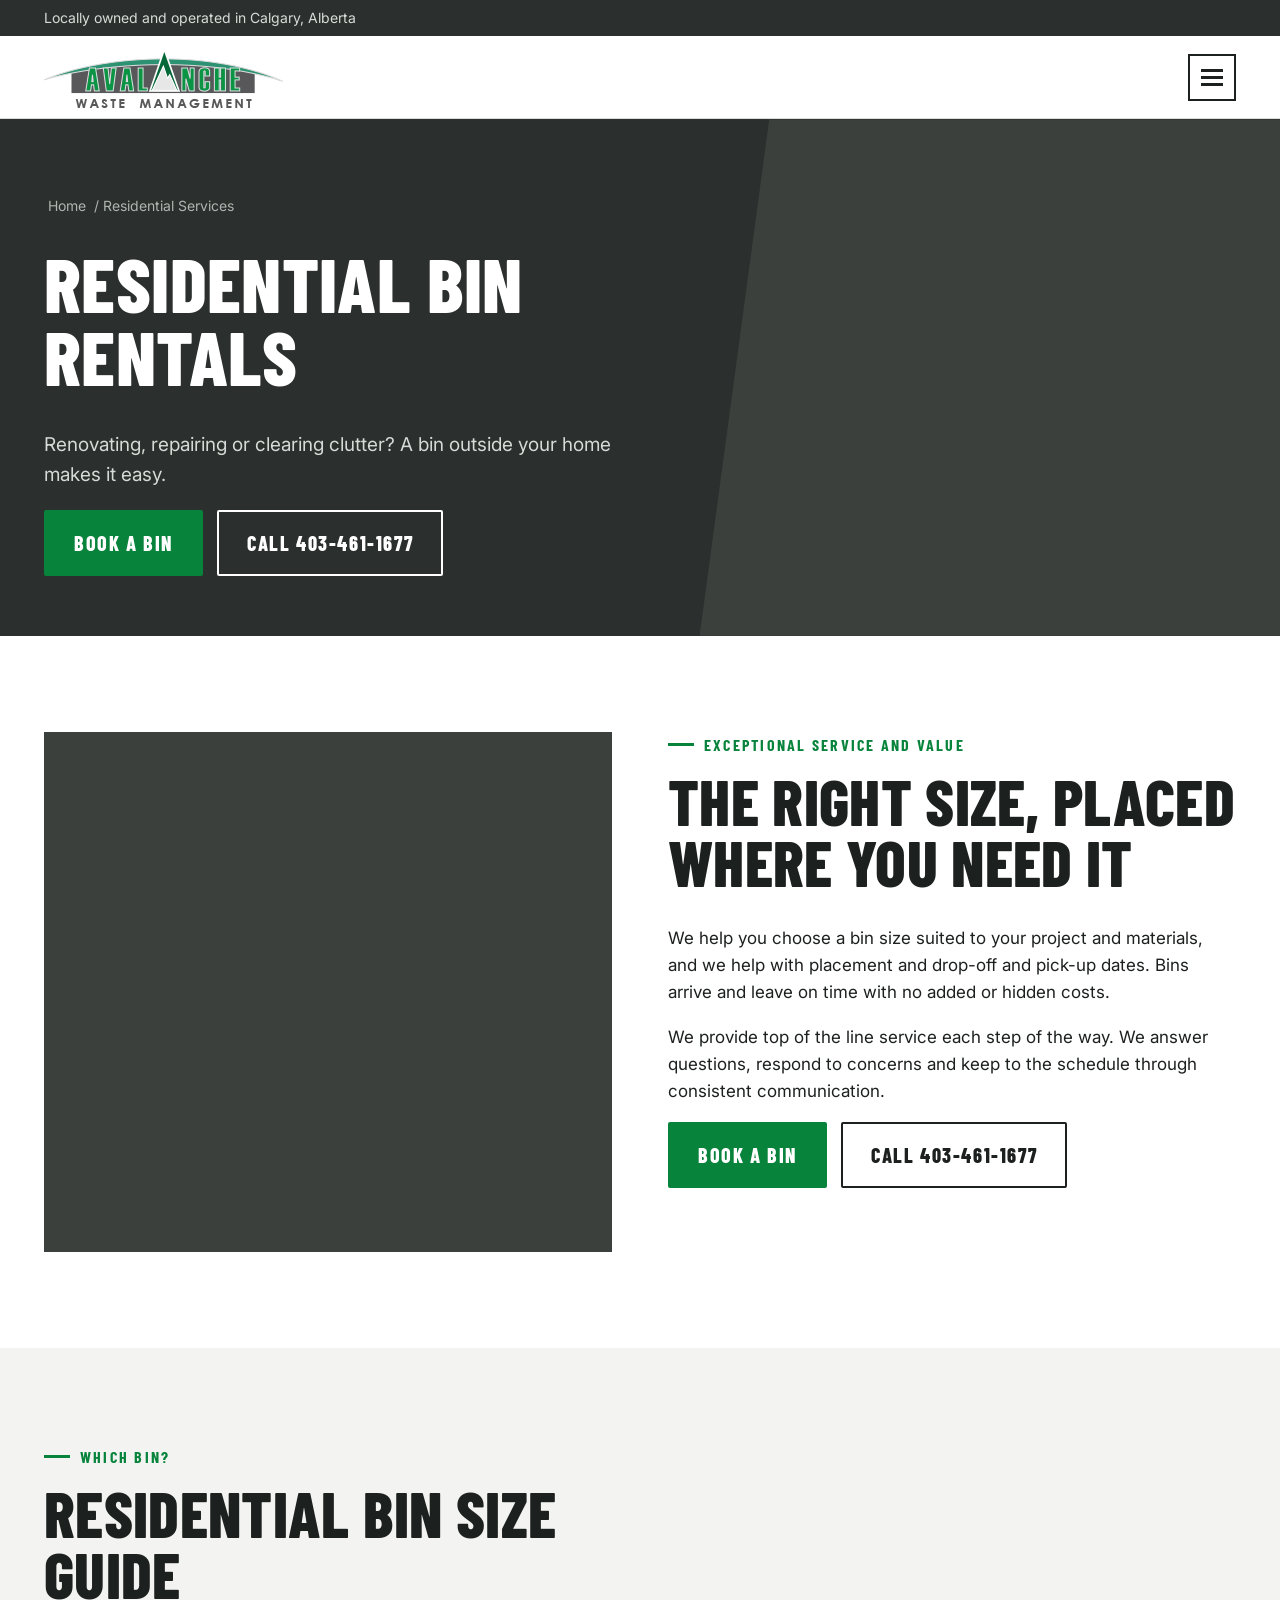
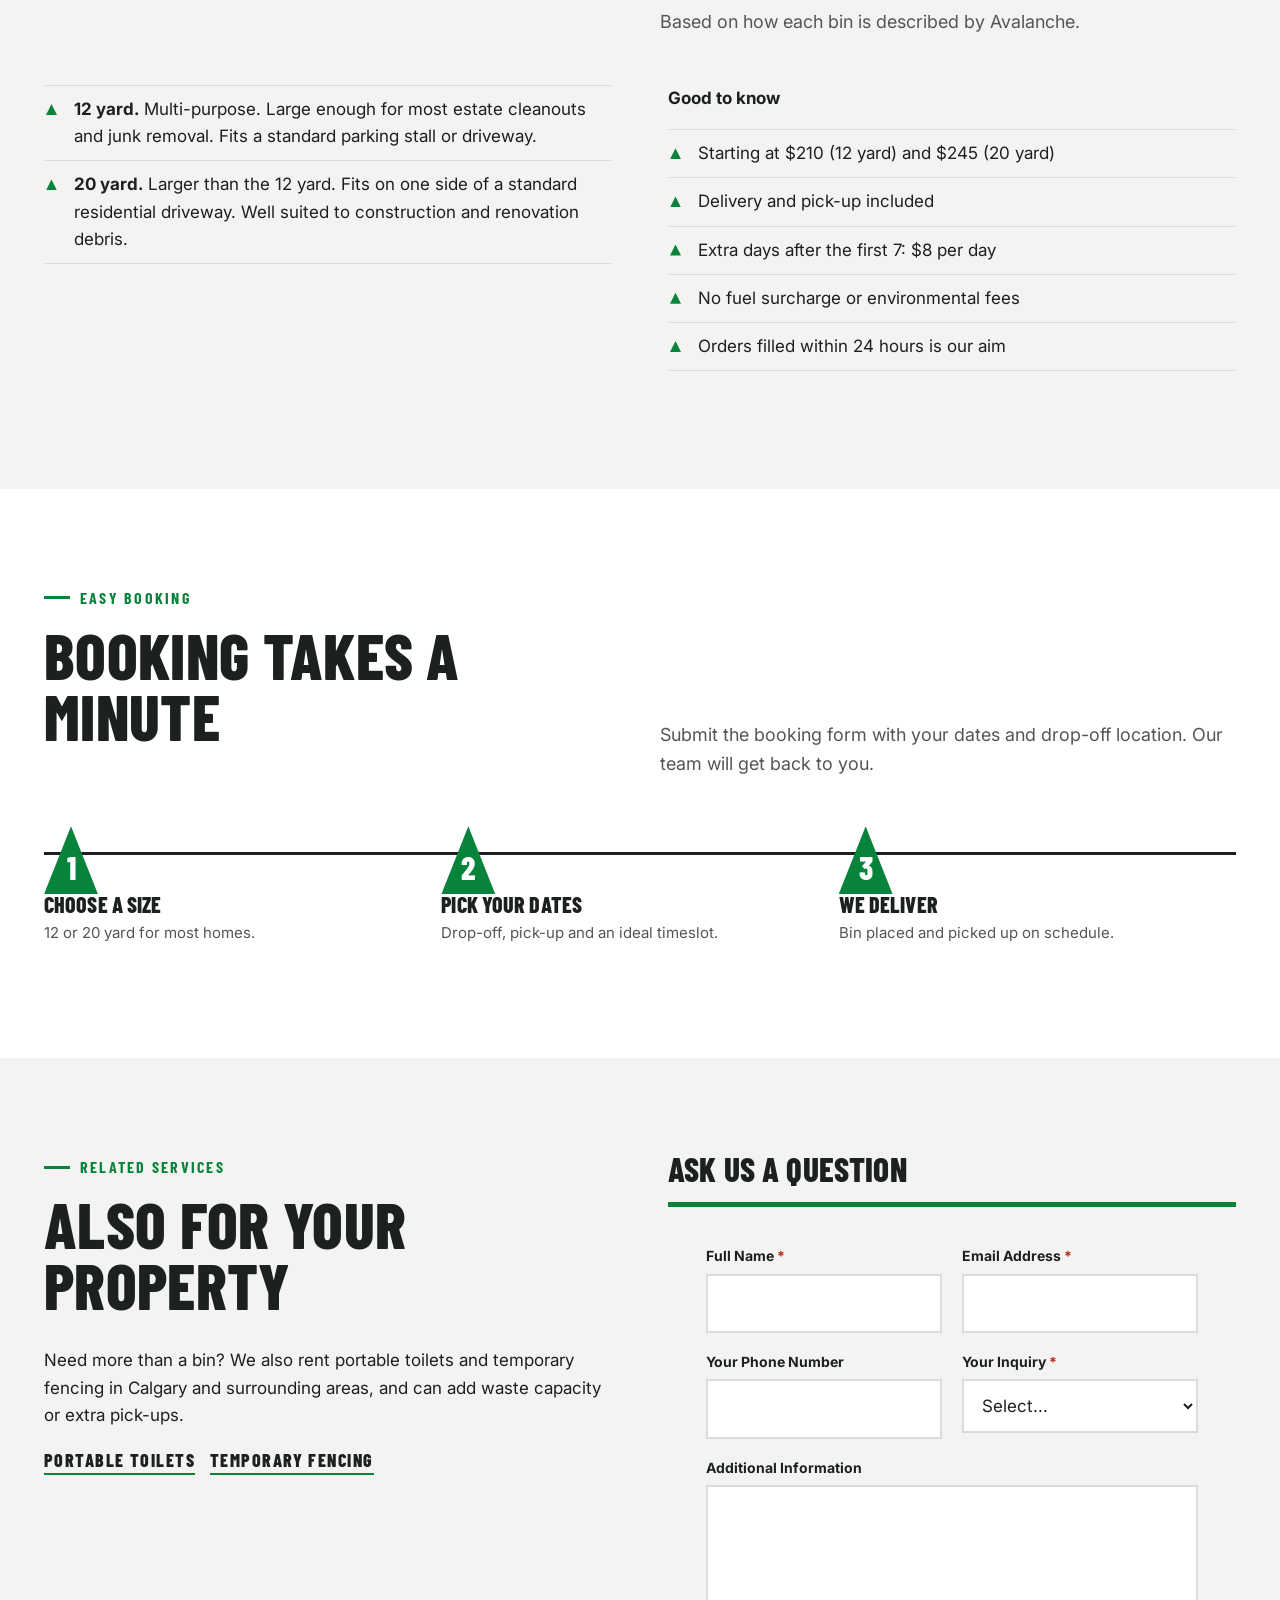
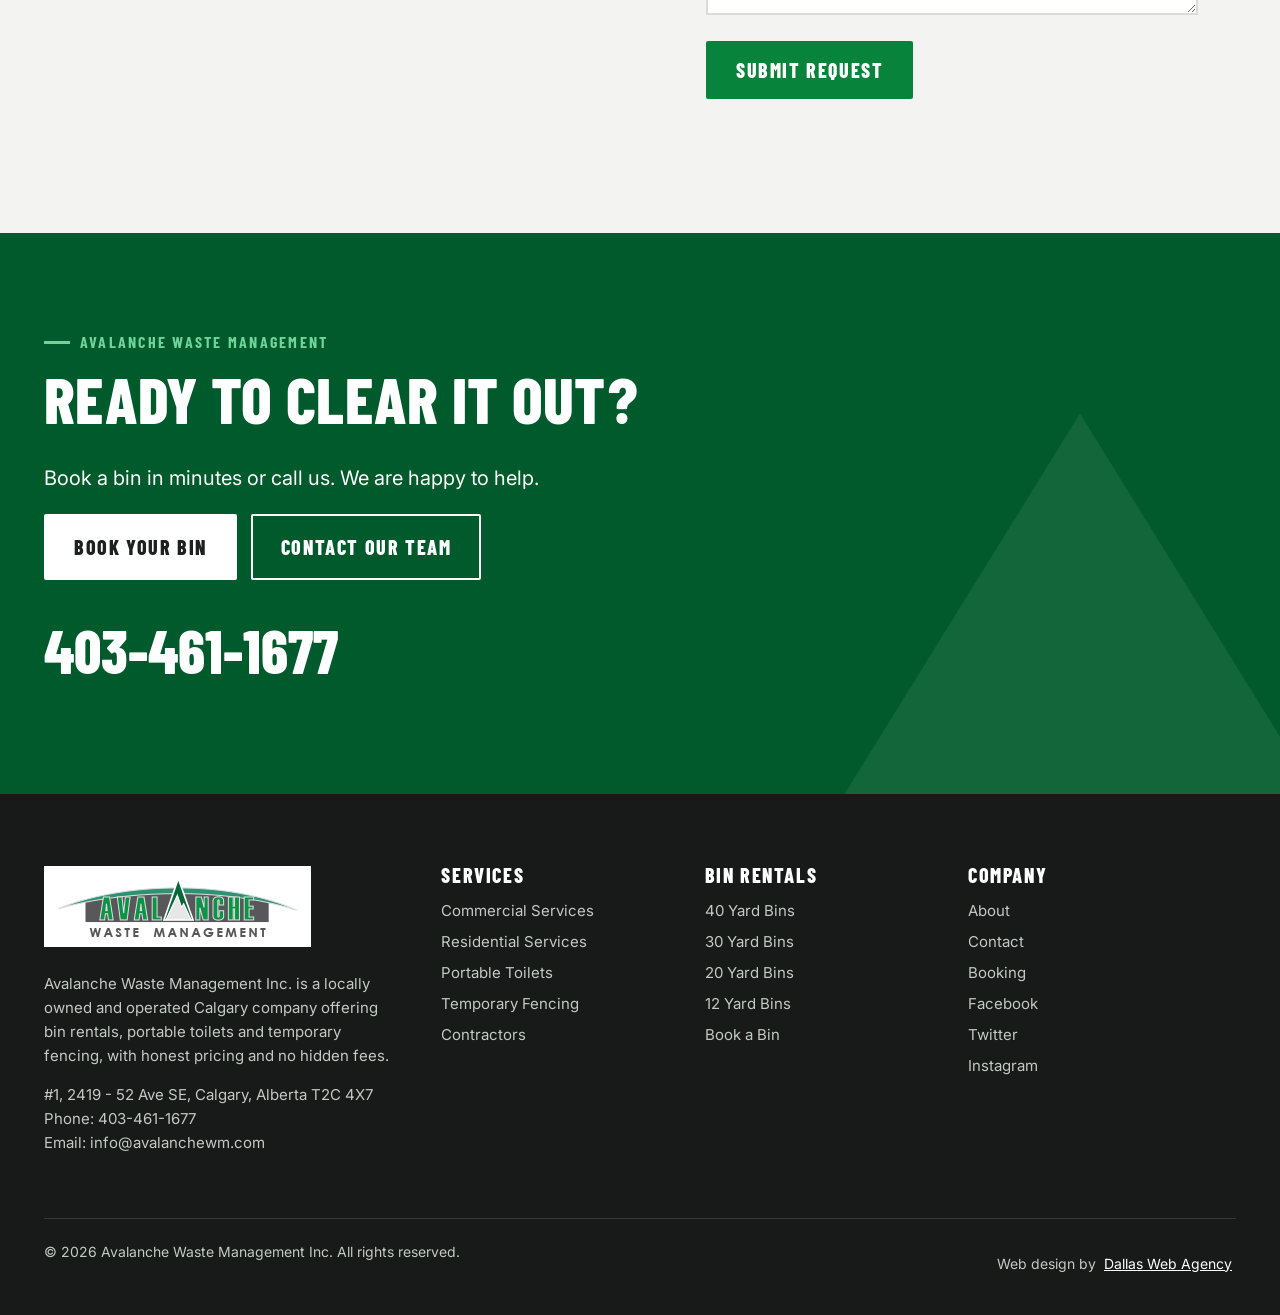
<file: residential-services/index.html>
<!doctype html><html lang="en-CA"><head><meta charset="utf-8"><meta name="viewport" content="width=device-width,initial-scale=1">
<title>Residential Bin Rentals Calgary | Avalanche Waste Management</title><meta name="description" content="Residential dumpster and bin rentals in Calgary for renovations, estate cleanouts and spring cleaning. Honest pricing, help with placement, no hidden fees."><link rel="canonical" href="https://avalanchewm.com/residential-services/">
<meta property="og:title" content="Residential Bin Rentals Calgary | Avalanche Waste Management"><meta property="og:description" content="Residential dumpster and bin rentals in Calgary for renovations, estate cleanouts and spring cleaning. Honest pricing, help with placement, no hidden fees."><meta property="og:type" content="website"><meta property="og:url" content="https://avalanchewm.com/residential-services/"><meta property="og:image" content="../assets/logo.png"><meta name="theme-color" content="#2b2f2d">
<link rel="preconnect" href="https://fonts.googleapis.com"><link rel="preconnect" href="https://fonts.gstatic.com" crossorigin>
<link href="https://fonts.googleapis.com/css2?family=Barlow+Condensed:wght@600;700;800&family=Inter:wght@400;500;600;700&display=swap" rel="stylesheet">
<link rel="stylesheet" href="../assets/css/style.css"></head><body>
<a class="skip" href="#main">Skip to content</a>
<div class="topbar"><div class="wrap"><span>Locally owned and operated in Calgary, Alberta</span><span class="hide-m">Orders filled within 24 hours, always our aim &nbsp;|&nbsp; <a href="tel:403-461-1677">403-461-1677</a></span></div></div>
<header class="site"><div class="wrap nav"><a class="logo" href="../" aria-label="Avalanche Waste Management home"><img src="[data-uri]" width="239" height="61" alt="Avalanche Waste Management"></a>
<nav aria-label="Main"><ul class="menu" id="menu"><li><a href="../">Home</a></li><li><a href="../about/">About</a></li><li><button class="dd" aria-expanded="false">Services<span class="caret"></span></button><ul class="sub"><li><a href="../commercial-services/">Commercial Services</a></li><li><a href="../residential-services/">Residential Services</a></li></ul></li><li><a href="../rentals/">Bin Rentals</a><ul class="sub"><li><a href="../rentals/#40-yard-bins">40 Yard Bins</a></li><li><a href="../rentals/#30-yard-bins">30 Yard Bins</a></li><li><a href="../rentals/#20-yard-bins">20 Yard Bins</a></li><li><a href="../rentals/#12-yard-bins">12 Yard Bins</a></li></ul></li><li><a href="../portable-toilets-calgary/">Portable Toilets</a></li><li><a href="../calgary-temporary-fencing/">Temporary Fencing</a></li><li><a href="../contractor/">Contractors</a></li><li><a href="../contact/">Contact</a></li></ul></nav>
<div class="nav-cta"><a class="phone" href="tel:403-461-1677">403-461-1677</a><a class="btn sm" href="../booking/">Book a Bin</a><button class="burger" aria-label="Menu" aria-expanded="false" aria-controls="menu"><span></span><span></span><span></span></button></div></div></header>
<main id="main"><section class="phero"><div class="wrap"><div class="copy"><div class="crumbs"><a href="../">Home</a> / Residential Services</div><h1>Residential bin rentals</h1><p>Renovating, repairing or clearing clutter? A bin outside your home makes it easy.</p><div class="cta-row"><a class="btn" href="../booking/">Book a Bin</a><a class="btn ghost" href="tel:403-461-1677">Call 403-461-1677</a></div></div><div class="ph" style="background-image:url('https://bmb.bdi.mybluehost.me/wp-content/uploads/2020/06/res-AWM-image-v2.jpg')" role="img" aria-label=""></div></div></section>
<section><div class="wrap cols2 flip"><div><div class="eyebrow">Exceptional service and value</div><h2>The right size, placed where you need it</h2><p>We help you choose a bin size suited to your project and materials, and we help with placement and drop-off and pick-up dates. Bins arrive and leave on time with no added or hidden costs.</p><p>We provide top of the line service each step of the way. We answer questions, respond to concerns and keep to the schedule through consistent communication.</p><div class="cta-row"><a class="btn" href="../booking/">Book a Bin</a><a class="btn ghost-d" href="tel:403-461-1677">Call 403-461-1677</a></div></div><div class="img-block tall" style="background-image:url('https://bmb.bdi.mybluehost.me/wp-content/uploads/2020/06/awm-bin-residential.jpg')" role="img" aria-label="Residential bin rental in Calgary"></div></div></section>
<section class="paper"><div class="wrap"><div class="head"><div><div class="eyebrow">Which bin?</div><h2>Residential bin size guide</h2></div><p>Based on how each bin is described by Avalanche.</p></div>
<div class="cols2"><ul class="ticks"><li><b>12 yard.</b> Multi-purpose. Large enough for most estate cleanouts and junk removal. Fits a standard parking stall or driveway.</li><li><b>20 yard.</b> Larger than the 12 yard. Fits on one side of a standard residential driveway. Well suited to construction and renovation debris.</li></ul>
<div><p><b>Good to know</b></p><ul class="ticks"><li>Starting at $210 (12 yard) and $245 (20 yard)</li><li>Delivery and pick-up included</li><li>Extra days after the first 7: $8 per day</li><li>No fuel surcharge or environmental fees</li><li>Orders filled within 24 hours is our aim</li></ul></div></div></div></section>
<section><div class="wrap"><div class="head"><div><div class="eyebrow">Easy booking</div><h2>Booking takes a minute</h2></div><p>Submit the booking form with your dates and drop-off location. Our team will get back to you.</p></div>
<ol class="steps three" style="padding:0"><li class="reveal"><h4>Choose a size</h4><p>12 or 20 yard for most homes.</p></li><li class="reveal"><h4>Pick your dates</h4><p>Drop-off, pick-up and an ideal timeslot.</p></li><li class="reveal"><h4>We deliver</h4><p>Bin placed and picked up on schedule.</p></li></ol></div></section>
<section class="paper"><div class="wrap cols2"><div><div class="eyebrow">Related services</div><h2>Also for your property</h2><p>Need more than a bin? We also rent portable toilets and temporary fencing in Calgary and surrounding areas, and can add waste capacity or extra pick-ups.</p><a class="link" href="../portable-toilets-calgary/">Portable toilets</a> &nbsp; <a class="link" href="../calgary-temporary-fencing/">Temporary fencing</a></div><div><h3>Ask us a question</h3><div class="formbox"><form class="form" data-mail data-subject="Residential inquiry" novalidate>
<div><label for="n">Full Name <i>*</i></label><input id="n" name="Full Name" required autocomplete="name"></div>
<div><label for="e">Email Address <i>*</i></label><input id="e" name="Email Address" type="email" required autocomplete="email"></div>
<div><label for="p">Your Phone Number</label><input id="p" name="Phone" type="tel" autocomplete="tel"></div>
<div><label for="q">Your Inquiry <i>*</i></label><select id="q" name="Inquiry" required><option value="">Select...</option><option>Bins &amp; Dump Trailers</option><option>Temporary Fencing</option><option>Portable Toilets</option><option>Other</option></select></div>
<div class="full"><label for="a">Additional Information</label><textarea id="a" name="Additional Information"></textarea></div>
<div class="full"><button class="btn" type="submit">Submit Request</button><div class="msg" role="status" aria-live="polite"></div></div></form></div></div></div></section>
<section class="final dark"><div class="wrap"><div class="eyebrow">Avalanche Waste Management</div><h2>Ready to clear it out?</h2><p>Book a bin in minutes or call us. We are happy to help.</p><div class="cta-row"><a class="btn" style="background:#fff;color:var(--ink);border-color:#fff" href="../booking/">Book Your Bin</a><a class="btn ghost" href="../contact/">Contact Our Team</a></div><a class="big" href="tel:403-461-1677">403-461-1677</a></div></section></main>
<footer class="site"><div class="wrap"><div class="fgrid">
<div><a class="flogo" href="../"><img src="[data-uri]" width="239" height="61" alt="Avalanche Waste Management"></a>
<p>Avalanche Waste Management Inc. is a locally owned and operated Calgary company offering bin rentals, portable toilets and temporary fencing, with honest pricing and no hidden fees.</p>
<p>#1, 2419 - 52 Ave SE, Calgary, Alberta T2C 4X7<br>Phone: <a href="tel:403-461-1677">403-461-1677</a><br>Email: <a href="mailto:info@avalanchewm.com">info@avalanchewm.com</a></p></div>
<div><h4>Services</h4><ul><li><a href="../commercial-services/">Commercial Services</a></li><li><a href="../residential-services/">Residential Services</a></li><li><a href="../portable-toilets-calgary/">Portable Toilets</a></li><li><a href="../calgary-temporary-fencing/">Temporary Fencing</a></li><li><a href="../contractor/">Contractors</a></li></ul></div>
<div><h4>Bin Rentals</h4><ul><li><a href="../rentals/#40-yard-bins">40 Yard Bins</a></li><li><a href="../rentals/#30-yard-bins">30 Yard Bins</a></li><li><a href="../rentals/#20-yard-bins">20 Yard Bins</a></li><li><a href="../rentals/#12-yard-bins">12 Yard Bins</a></li><li><a href="../booking/">Book a Bin</a></li></ul></div>
<div><h4>Company</h4><ul><li><a href="../about/">About</a></li><li><a href="../contact/">Contact</a></li><li><a href="../booking/">Booking</a></li><li><a href="https://www.facebook.com/Avalanche-Waste-Management-693811640731460" rel="noopener" target="_blank">Facebook</a></li><li><a href="https://twitter.com/avalanche_waste" rel="noopener" target="_blank">Twitter</a></li><li><a href="https://www.instagram.com/avalanche_waste/" rel="noopener" target="_blank">Instagram</a></li></ul></div></div>
<div class="fbot"><span>&copy; <span data-year>2026</span> Avalanche Waste Management Inc. All rights reserved.</span><span>Web design by <a href="https://www.dallaswebagency.us/" target="_blank" rel="noopener">Dallas Web Agency</a></span></div></div></footer>
<div class="mbar"><a href="tel:403-461-1677">Call Now</a><a href="../booking/">Book a Bin</a></div>
<script src="../assets/js/main.js" defer></script></body></html>
</file>
<file: assets/css/style.css>
:root{--ink:#1c201e;--char:#2b2f2d;--steel:#585858;--green:#07833b;--green-d:#005a2b;--green-l:#e6f2ea;--paper:#f3f4f2;--line:#d9dcd8;--white:#fff;--hf:'Barlow Condensed','Arial Narrow',Arial,sans-serif;--bf:'Inter',system-ui,-apple-system,Segoe UI,Arial,sans-serif;--w:1240px}
*{box-sizing:border-box}html{scroll-behavior:smooth;scroll-padding-top:90px}
body{margin:0;font-family:var(--bf);color:var(--ink);background:var(--white);line-height:1.6;font-size:17px;-webkit-font-smoothing:antialiased}
img{max-width:100%;display:block}a{color:inherit}
h1,h2,h3,h4{font-family:var(--hf);text-transform:uppercase;line-height:.95;letter-spacing:.005em;margin:0 0 .5em;font-weight:800}
h1{font-size:clamp(40px,7.4vw,104px)}h2{font-size:clamp(31px,5vw,68px)}h3{font-size:clamp(26px,2.6vw,36px)}h4{font-size:22px}
p{margin:0 0 1em}.wrap{max-width:var(--w);margin:0 auto;padding:0 24px}
.eyebrow{font-family:var(--hf);font-weight:700;letter-spacing:.14em;text-transform:uppercase;font-size:16px;color:var(--green);display:flex;align-items:center;gap:10px;margin-bottom:14px}
.eyebrow:before{content:"";width:26px;height:3px;background:currentColor}
.dark .eyebrow,.hero .eyebrow{color:#6fd39a}
.skip{position:absolute;left:-999px;top:0;background:var(--green);color:#fff;padding:10px 16px;z-index:200}.skip:focus{left:8px;top:8px}
:focus-visible{outline:3px solid #f2b705;outline-offset:2px}
.btn{display:inline-flex;align-items:center;justify-content:center;gap:8px;font-family:var(--hf);font-weight:800;font-size:20px;letter-spacing:.08em;text-transform:uppercase;text-decoration:none;padding:15px 28px;border:2px solid var(--green);background:var(--green);color:#fff;border-radius:2px;cursor:pointer;transition:background .2s,color .2s,transform .2s}
.btn:hover{background:var(--green-d);border-color:var(--green-d)}.btn:active{transform:translateY(1px)}
.btn.ghost{background:transparent;color:#fff;border-color:#fff}.btn.ghost:hover{background:#fff;color:var(--ink)}
.btn.ghost-d{background:transparent;color:var(--ink);border-color:var(--ink)}.btn.ghost-d:hover{background:var(--ink);color:#fff}
.btn.sm{font-size:17px;padding:10px 18px}
.link{font-family:var(--hf);font-weight:800;letter-spacing:.08em;text-transform:uppercase;text-decoration:none;font-size:18px;border-bottom:2px solid var(--green);padding-bottom:2px}.link:hover{color:var(--green)}
/* header */
.topbar{background:var(--char);color:#d8dcd9;font-size:14px}.topbar .wrap{display:flex;justify-content:space-between;gap:16px;padding-top:7px;padding-bottom:7px}.topbar a{text-decoration:none;font-weight:600;color:#fff}
header.site{position:sticky;top:0;z-index:100;background:#fff;border-bottom:1px solid var(--line);transition:box-shadow .25s}
header.site.scrolled{box-shadow:0 6px 24px rgba(0,0,0,.12)}
.nav{display:flex;align-items:center;justify-content:space-between;gap:20px;min-height:82px}
.logo img{width:239px;height:61px}
.menu{display:flex;align-items:center;gap:2px;list-style:none;margin:0;padding:0}
.menu>li{position:relative}.menu a,.menu button.dd{font-family:var(--hf);font-weight:700;letter-spacing:.07em;text-transform:uppercase;font-size:18px;text-decoration:none;color:var(--ink);background:none;border:0;padding:10px 12px;cursor:pointer;display:inline-flex;align-items:center;gap:5px}
.menu a:hover,.menu button.dd:hover,.menu a[aria-current=page]{color:var(--green)}
.menu a[aria-current=page]{box-shadow:inset 0 -3px 0 var(--green)}
.sub{position:absolute;left:0;top:100%;min-width:230px;background:#fff;border:1px solid var(--line);border-top:3px solid var(--green);box-shadow:0 18px 36px rgba(0,0,0,.14);list-style:none;margin:0;padding:6px 0;display:none}
.menu li:hover>.sub,.menu li.open>.sub,.menu li:focus-within>.sub{display:block}
.sub a{display:block;padding:10px 18px;font-size:17px}.sub a:hover{background:var(--green-l)}
.caret{width:8px;height:8px;border-right:2px solid currentColor;border-bottom:2px solid currentColor;transform:rotate(45deg) translateY(-2px)}
.nav-cta{display:flex;align-items:center;gap:14px}.phone{font-family:var(--hf);font-weight:800;font-size:22px;text-decoration:none;white-space:nowrap}
.burger{display:none;background:none;border:2px solid var(--ink);padding:9px 11px;cursor:pointer}.burger span{display:block;width:22px;height:3px;background:var(--ink);margin:4px 0;transition:.2s}
@media(max-width:1320px){.phone{display:none}.menu a,.menu button.dd{font-size:17px;padding:10px 8px}}
@media(max-width:1360px){.burger{display:block}.nav-cta .btn{display:none}
.menu{position:fixed;inset:0 0 0 0;top:var(--hh,82px);background:#fff;flex-direction:column;align-items:stretch;padding:12px 24px 90px;overflow:auto;display:none;gap:0}
body.menu-open .menu{display:flex}body.menu-open{overflow:hidden}
.menu>li{border-bottom:1px solid var(--line)}.menu a,.menu button.dd{font-size:24px;padding:16px 0;width:100%;justify-content:space-between}
.sub{position:static;display:none;border:0;box-shadow:none;padding:0 0 10px 14px}.menu li:hover>.sub{display:none}.menu li.open>.sub{display:block}.menu li:focus-within>.sub{display:none}.menu li.open:focus-within>.sub{display:block}
.sub a{font-size:20px;padding:10px 0}.topbar .hide-m{display:none}}
/* hero */
.hero{position:relative;background:var(--char);color:#fff;overflow:hidden}
.hero .wrap{display:grid;grid-template-columns:1.05fr 1fr;gap:0;align-items:stretch;min-height:min(86vh,780px)}
.hero-copy{padding:72px 48px 64px 0;display:flex;flex-direction:column;justify-content:center;position:relative;z-index:2}
.hero h1{margin-bottom:.28em}.hero h1 em{font-style:normal;color:#6fd39a}
.hero p.lead{font-size:20px;color:#dfe3e0;max-width:560px}
.hero-photo{position:absolute;right:0;top:0;bottom:0;width:56%;background:#3b403d center/cover no-repeat;clip-path:polygon(14% 0,100% 0,100% 100%,0 100%)}
.hero-photo:after{content:"";position:absolute;inset:0;background:linear-gradient(90deg,rgba(43,47,45,.55),rgba(43,47,45,0) 45%)}
.chips{display:flex;flex-wrap:wrap;gap:8px 18px;list-style:none;margin:6px 0 30px;padding:0;font-family:var(--hf);font-weight:700;letter-spacing:.08em;text-transform:uppercase;font-size:18px;color:#cfd5d1}
.chips li:before{content:"";display:inline-block;width:9px;height:9px;background:#6fd39a;margin-right:8px;clip-path:polygon(50% 0,100% 100%,0 100%)}
.cta-row{display:flex;flex-wrap:wrap;gap:14px}
.trust{background:#fff;border-bottom:1px solid var(--line)}.trust .wrap{display:flex;align-items:center;gap:36px;padding-top:18px;padding-bottom:18px;flex-wrap:wrap}
.trust img{height:56px;width:auto;object-fit:contain}.trust span{font-family:var(--hf);font-weight:700;letter-spacing:.1em;text-transform:uppercase;color:var(--steel);font-size:16px}
.trust .awards{display:flex;gap:28px;align-items:center;flex-wrap:wrap}
.award-t{font-size:14px;line-height:1.25;color:var(--steel);max-width:190px}
@media(max-width:900px){.hero .wrap{display:block;min-height:0}.hero-photo{position:relative;width:100%;height:220px;clip-path:polygon(0 12%,100% 0,100% 100%,0 100%);margin-top:-6px}.hero-copy{padding:52px 0 26px}}
/* sections */
section{padding:96px 0}.dark{background:var(--char);color:#fff}.paper{background:var(--paper)}
.head{display:grid;grid-template-columns:1fr 1fr;gap:40px;align-items:end;margin-bottom:48px}.head p{color:#555;margin:0;font-size:18px}.dark .head p{color:#c9cfcb}
@media(max-width:800px){section{padding:64px 0}.head{grid-template-columns:1fr;gap:12px}}
/* services bento */
.bento{display:grid;grid-template-columns:repeat(12,1fr);grid-auto-rows:minmax(260px,auto);gap:16px}
.tile{position:relative;overflow:hidden;color:#fff;text-decoration:none;display:flex;flex-direction:column;justify-content:flex-end;padding:28px;background:#3b403d center/cover no-repeat;min-height:260px}
.tile:before{content:"";position:absolute;inset:0;background:linear-gradient(180deg,rgba(20,23,21,0) 25%,rgba(20,23,21,.88));transition:opacity .3s}
.tile>*{position:relative}.tile h3{margin-bottom:8px}.tile p{margin:0 0 12px;color:#e3e7e4;max-width:46ch;font-size:16px}
.tile .go{font-family:var(--hf);font-weight:800;letter-spacing:.1em;text-transform:uppercase;font-size:18px;border-bottom:2px solid #6fd39a;align-self:flex-start;transition:padding .2s}
.tile:hover .go{padding-right:14px}.tile{background-size:105%;transition:background-size .6s}.tile:hover{background-size:112%}
.t1{grid-column:span 7;grid-row:span 2}.t2{grid-column:span 5}.t3{grid-column:span 5}.t4{grid-column:span 6}.t5{grid-column:span 6}
@media(max-width:800px){.bento>*{grid-column:1/-1!important;grid-row:auto!important}}
/* bin comparison */
.cmp{display:grid;grid-template-columns:repeat(4,1fr);border-top:4px solid var(--ink)}
.bin{padding:26px 22px 26px;border-right:1px solid var(--line);display:flex;flex-direction:column;position:relative}.bin:last-child{border-right:0}
.bin .yd{font-family:var(--hf);font-weight:800;font-size:92px;line-height:.85;color:var(--ink)}.bin .yd small{font-size:26px;letter-spacing:.08em;margin-left:6px;color:var(--green)}
.bin .price{font-family:var(--hf);font-weight:800;font-size:30px;margin:14px 0 2px}.bin .price small{display:block;font-family:var(--bf);font-weight:500;font-size:13px;color:#666;letter-spacing:0;text-transform:none}
.bin dl{margin:14px 0;font-size:15px}.bin dt{font-weight:700;margin-top:8px;font-size:12px;letter-spacing:.1em;text-transform:uppercase;color:var(--steel)}.bin dd{margin:0}
.silo{height:150px;display:flex;align-items:flex-end;margin:6px 0 12px}
.silo i{display:block;width:100%;background:repeating-linear-gradient(90deg,var(--steel) 0 3px,#6b6f6d 3px 22px);border:3px solid var(--ink);border-top-width:5px;clip-path:polygon(0 0,100% 0,96% 100%,4% 100%);transition:filter .3s}
.bin:hover .silo i{filter:brightness(1.1)}.bin .acts{margin-top:auto;display:flex;gap:10px;flex-wrap:wrap;padding-top:8px}
.fine{font-size:14px;color:#666}
.help{margin-top:28px;display:flex;align-items:center;justify-content:space-between;gap:20px;background:var(--green-l);padding:22px 28px;flex-wrap:wrap}.help strong{font-family:var(--hf);font-size:30px;text-transform:uppercase;letter-spacing:.03em}
@media(max-width:980px){.cmp{grid-template-columns:1fr 1fr}.bin:nth-child(2){border-right:0}.bin{border-bottom:1px solid var(--line)}}
@media(max-width:560px){.cmp{grid-template-columns:1fr}.bin{border-right:0}}
/* split */
.split{display:grid;grid-template-columns:1fr 1fr;padding:0}.split>a{position:relative;min-height:560px;padding:56px 7vw;display:flex;flex-direction:column;justify-content:flex-end;color:#fff;text-decoration:none;background:#3b403d center/cover no-repeat;overflow:hidden}
.split>a:before{content:"";position:absolute;inset:0;background:rgba(24,27,25,.62);transition:background .3s}.split>a:hover:before{background:rgba(24,27,25,.45)}.split>a>*{position:relative}
.split p{max-width:44ch;color:#e6eae7}.split>a:nth-child(2){justify-content:flex-start;padding-top:72px}
@media(max-width:800px){.split{grid-template-columns:1fr}.split>a{min-height:420px;padding:48px 24px}}
/* why */
.why{display:grid;grid-template-columns:5fr 7fr;gap:64px;align-items:start}.why .stick{position:sticky;top:120px}
.why ol{list-style:none;margin:0;padding:0;counter-reset:w}.why li{counter-increment:w;display:grid;grid-template-columns:90px 1fr;gap:18px;padding:26px 0;border-top:1px solid var(--line)}
.why li:last-child{border-bottom:1px solid var(--line)}.why li:before{content:counter(w,decimal-leading-zero);font-family:var(--hf);font-weight:800;font-size:60px;line-height:.9;color:var(--green)}
.why h3{margin-bottom:6px}.why li p{margin:0;color:#444}
@media(max-width:900px){.why{grid-template-columns:1fr;gap:28px}.why .stick{position:static}.why li{grid-template-columns:64px 1fr}.why li:before{font-size:44px}}
/* eco */
.eco{padding:0;background:var(--green-d);color:#fff}.eco .wrap{display:grid;grid-template-columns:1.1fr 1fr;padding:0;max-width:none}
.eco .img{min-height:520px;background:#3b403d center/cover no-repeat}.eco .txt{padding:80px max(24px,calc((100vw - var(--w))/2 + 24px)) 80px 64px;max-width:760px}
.eco ul{list-style:none;padding:0;margin:20px 0 28px}.eco li{padding:11px 0;border-top:1px solid rgba(255,255,255,.22)}.eco li:last-child{border-bottom:1px solid rgba(255,255,255,.22)}
@media(max-width:900px){.eco .wrap{grid-template-columns:1fr}.eco .img{min-height:300px}.eco .txt{padding:52px 24px}}
/* steps */
.steps{display:grid;grid-template-columns:repeat(5,1fr);position:relative;counter-reset:s;margin-top:20px}
.steps:before{content:"";position:absolute;left:0;right:0;top:26px;height:3px;background:var(--ink)}
.steps li{list-style:none;counter-increment:s;position:relative;padding:68px 18px 0 0}.steps li:before{content:counter(s);position:absolute;top:0;left:0;width:54px;height:54px;background:var(--green);color:#fff;font-family:var(--hf);font-weight:800;font-size:32px;display:grid;place-items:center;clip-path:polygon(50% 0,100% 100%,0 100%);padding-top:14px}
.steps h4{margin-bottom:6px}.steps p{font-size:15px;color:#555;margin:0}
@media(max-width:900px){.steps{grid-template-columns:1fr;gap:6px}.steps:before{left:26px;right:auto;top:0;bottom:0;width:3px;height:auto}.steps li{padding:6px 0 22px 78px;min-height:70px}.steps li:before{left:0;top:0}}
/* about band */
.about-grid{display:grid;grid-template-columns:5fr 6fr;gap:64px;align-items:center}
.owner{position:relative}.owner img{width:100%;aspect-ratio:4/5;object-fit:cover;background:#3b403d}.owner figcaption{position:absolute;left:-16px;bottom:24px;background:var(--green);color:#fff;padding:12px 20px;font-family:var(--hf);font-weight:800;font-size:26px;text-transform:uppercase;line-height:1}.owner figcaption small{display:block;font-weight:600;font-size:16px;letter-spacing:.1em;margin-top:4px}
.facts{display:flex;flex-wrap:wrap;gap:10px 22px;list-style:none;padding:0;margin:0 0 28px}.facts li{font-weight:600;display:flex;gap:8px;align-items:center}.facts li:before{content:"";width:9px;height:9px;background:var(--green);clip-path:polygon(50% 0,100% 100%,0 100%)}
@media(max-width:900px){.about-grid{grid-template-columns:1fr;gap:34px}.owner figcaption{left:0}}
/* quote */
.quote{max-width:980px}.quote blockquote{font-family:var(--hf);font-weight:700;font-size:clamp(38px,5.4vw,76px);line-height:1;text-transform:uppercase;margin:0 0 22px;position:relative}
.quote blockquote:before{content:"\201C";color:var(--green);font-size:1.6em;position:absolute;left:-.55em;top:-.12em}
.quote cite{font-style:normal;font-weight:700}.quote cite span{display:block;font-weight:400;color:#555}
/* area */
.area{display:grid;grid-template-columns:1fr 1fr;gap:56px;align-items:center}.area .addr{border-left:4px solid var(--green);padding:6px 0 6px 20px;margin:22px 0;font-size:18px}
.area .peak{aspect-ratio:1.4;background:var(--char);position:relative;overflow:hidden}.area .peak:before{content:"";position:absolute;left:8%;right:8%;bottom:0;top:12%;background:var(--green);clip-path:polygon(50% 0,100% 100%,0 100%)}.area .peak:after{content:"CALGARY & SURROUNDING AREA";position:absolute;left:0;right:0;bottom:16px;text-align:center;color:#fff;font-family:var(--hf);font-weight:800;letter-spacing:.12em;font-size:clamp(20px,3vw,34px)}
@media(max-width:800px){.area{grid-template-columns:1fr;gap:28px}}
/* final cta */
.final{background:var(--green-d);color:#fff;text-align:left;position:relative;overflow:hidden}.final:after{content:"";position:absolute;right:-60px;bottom:-40px;width:520px;height:420px;background:rgba(255,255,255,.07);clip-path:polygon(50% 0,100% 100%,0 100%)}
.final .wrap{position:relative;z-index:1}.final p{max-width:560px;font-size:20px}.final .big{font-family:var(--hf);font-weight:800;font-size:clamp(34px,5vw,60px);text-decoration:none;display:inline-block;margin-top:22px}
/* footer */
footer.site{background:#171a18;color:#c3c9c5;padding:72px 0 28px;font-size:15px}
.fgrid{display:grid;grid-template-columns:1.6fr 1fr 1fr 1.2fr;gap:40px}.fgrid h4{color:#fff;font-size:20px;letter-spacing:.08em;margin-bottom:14px}.fgrid ul{list-style:none;margin:0;padding:0}.fgrid li{margin:7px 0}.fgrid a{text-decoration:none}.fgrid a:hover{color:#6fd39a}
.flogo{background:#fff;display:inline-block;padding:10px 14px;margin-bottom:18px}.flogo img{width:239px;height:61px}
.fbot{border-top:1px solid #333a36;margin-top:48px;padding-top:22px;display:flex;justify-content:space-between;gap:12px;flex-wrap:wrap;font-size:14px}.fbot a{color:#fff}
@media(max-width:900px){.fgrid{grid-template-columns:1fr 1fr}}@media(max-width:560px){.fgrid{grid-template-columns:1fr}}
.mbar{display:none}
@media(max-width:760px){.mbar{display:grid;grid-template-columns:1fr 1fr;position:fixed;left:0;right:0;bottom:0;z-index:90;box-shadow:0 -6px 20px rgba(0,0,0,.2)}.mbar a{font-family:var(--hf);font-weight:800;font-size:22px;letter-spacing:.08em;text-transform:uppercase;text-align:center;text-decoration:none;padding:15px 8px;color:#fff;background:var(--char)}.mbar a+a{background:var(--green)}body{padding-bottom:56px}}
/* inner page heroes */
.phero{background:var(--char);color:#fff;padding:0;position:relative;overflow:hidden}.phero .wrap{display:grid;grid-template-columns:1.1fr .9fr;align-items:stretch;min-height:420px}
.phero .copy{padding:64px 40px 60px 0;display:flex;flex-direction:column;justify-content:center}.phero h1{font-size:clamp(34px,6vw,84px);overflow-wrap:anywhere}.phero p{color:#d6dbd7;font-size:19px;max-width:54ch}
.phero .ph{background:#3b403d center/cover no-repeat;clip-path:polygon(12% 0,100% 0,100% 100%,0 100%);margin-right:calc((100vw - min(100vw,var(--w)))/-2 - 24px)}
.phero.center .wrap{grid-template-columns:1fr;min-height:0}.phero.center .copy{padding:72px 0 64px}
.crumbs{font-size:14px;color:#aeb6b1;margin-bottom:16px}.crumbs a{text-decoration:none}.crumbs a:hover{color:#fff}
@media(max-width:860px){.phero .wrap{grid-template-columns:1fr}.phero .ph{height:240px;margin:0 -24px;clip-path:polygon(0 14%,100% 0,100% 100%,0 100%)}.phero .copy{padding:48px 0 28px}}
.cols2{display:grid;grid-template-columns:1fr 1fr;gap:56px;align-items:start}.cols2.flip>:first-child{order:2}
.img-block{background:#3b403d center/cover no-repeat;min-height:420px;position:relative}.img-block.tall{min-height:520px}
.ticks{list-style:none;padding:0;margin:0 0 22px}.ticks li{padding:10px 0 10px 30px;border-top:1px solid var(--line);position:relative}.ticks li:last-child{border-bottom:1px solid var(--line)}.ticks li:before{content:"";position:absolute;left:2px;top:18px;width:11px;height:11px;background:var(--green);clip-path:polygon(50% 0,100% 100%,0 100%)}
@media(max-width:860px){.cols2{grid-template-columns:1fr;gap:30px}.cols2.flip>:first-child{order:0}.img-block,.img-block.tall{min-height:280px}}
.stat-row{display:grid;grid-template-columns:repeat(4,1fr);border-top:4px solid var(--ink);margin-top:10px}.stat-row div{padding:20px 16px 20px 0}.stat-row b{display:block;font-family:var(--hf);font-size:52px;line-height:.95;font-weight:800;color:var(--green)}.stat-row span{font-size:14px;color:#555}
@media(max-width:700px){.stat-row{grid-template-columns:1fr 1fr}}
/* rentals detail */
.pd{padding:76px 0;border-top:1px solid var(--line)}.pd .cols2{grid-template-columns:7fr 5fr}.pd.alt .cols2{grid-template-columns:5fr 7fr}.pd.alt .cols2>:first-child{order:2}
.pd .big-yd{font-family:var(--hf);font-weight:800;font-size:clamp(90px,14vw,190px);line-height:.8;color:var(--ink)}.pd .big-yd small{font-size:.22em;color:var(--green);letter-spacing:.08em;margin-left:8px}
.spec{width:100%;border-collapse:collapse;margin:18px 0}.spec th,.spec td{text-align:left;padding:12px 0;border-top:1px solid var(--line);vertical-align:top}.spec th{width:38%;font-size:12px;letter-spacing:.1em;text-transform:uppercase;color:var(--steel);padding-top:15px}.spec tr:last-child th,.spec tr:last-child td{border-bottom:1px solid var(--line)}
.ph-note{font-size:13px;color:#777;margin-top:8px}
.rel{display:flex;gap:10px;flex-wrap:wrap;margin-top:22px}.rel a{border:2px solid var(--ink);padding:7px 14px;font-family:var(--hf);font-weight:800;letter-spacing:.08em;text-decoration:none;font-size:18px;text-transform:uppercase}.rel a:hover{background:var(--ink);color:#fff}
@media(max-width:860px){.pd .cols2,.pd.alt .cols2{grid-template-columns:1fr}.pd.alt .cols2>:first-child{order:0}}
.chooser{background:var(--char);color:#fff;padding:34px;margin-top:0}.chooser select{font:inherit;padding:13px;min-width:min(100%,380px);margin:8px 14px 8px 0;border:0}.chooser output{display:block;margin-top:14px;font-size:19px;min-height:30px}.chooser output b{color:#6fd39a}
/* forms */
.form{display:grid;grid-template-columns:1fr 1fr;gap:18px 20px}.form .full{grid-column:1/-1}.form label{display:block;font-weight:700;font-size:14px;margin-bottom:6px}.form label i{color:#b3261e;font-style:normal}
.form input,.form select,.form textarea{width:100%;font:inherit;padding:14px;border:2px solid var(--line);background:#fff;border-radius:0;color:var(--ink)}.form input:focus,.form select:focus,.form textarea:focus{outline:none;border-color:var(--green)}
.form textarea{min-height:130px;resize:vertical}.form .note{font-size:14px;color:#666}.formbox{background:var(--paper);padding:38px;border-top:5px solid var(--green)}
.msg{display:none;margin-top:16px;padding:16px;background:var(--green-l);border-left:4px solid var(--green)}.msg.show{display:block}
@media(max-width:700px){.form{grid-template-columns:1fr}.formbox{padding:24px 18px}}
.cinfo{list-style:none;padding:0;margin:0}.cinfo li{padding:18px 0;border-top:1px solid var(--line)}.cinfo li:last-child{border-bottom:1px solid var(--line)}.cinfo b{display:block;font-size:12px;letter-spacing:.12em;text-transform:uppercase;color:var(--steel)}.cinfo a{font-family:var(--hf);font-weight:800;font-size:30px;text-decoration:none}.cinfo a:hover{color:var(--green)}
.map{width:100%;height:380px;border:0;display:block;background:#e5e7e4;filter:grayscale(.2)}
.reveal{opacity:0;transform:translateY(22px);transition:opacity .7s,transform .7s}.reveal.in{opacity:1;transform:none}
@media(prefers-reduced-motion:reduce){*{transition:none!important;animation:none!important;scroll-behavior:auto!important}.reveal{opacity:1;transform:none}}

.cols2>*,.about-grid>*,.why>*,.area>*,.form>*,.hero .wrap>*,.phero .wrap>*{min-width:0}
.cols2.c57{grid-template-columns:5fr 7fr}.cols2.c75{grid-template-columns:7fr 5fr}
.steps.three{grid-template-columns:repeat(3,1fr)}
@media(max-width:860px){.cols2.c57,.cols2.c75{grid-template-columns:1fr}}
@media(max-width:900px){.steps,.steps.three{grid-template-columns:1fr}}
.chooser select{width:100%;max-width:100%}
.trust .awards{max-width:100%}
.why li>*{min-width:0;overflow-wrap:anywhere}h3{font-size:clamp(23px,2.6vw,36px)}
.menu a,.menu button.dd{white-space:nowrap}
@media(max-width:1520px){.phone{display:none}}
@media(min-width:1361px){.menu a,.menu button.dd{font-size:17px;padding:10px 9px;letter-spacing:.05em}}
/* touch targets */
.fbot a,.crumbs a,.bc a,nav[aria-label=Breadcrumb] a,.tl{display:inline-block;padding:12px 4px;min-height:44px}
</file>
